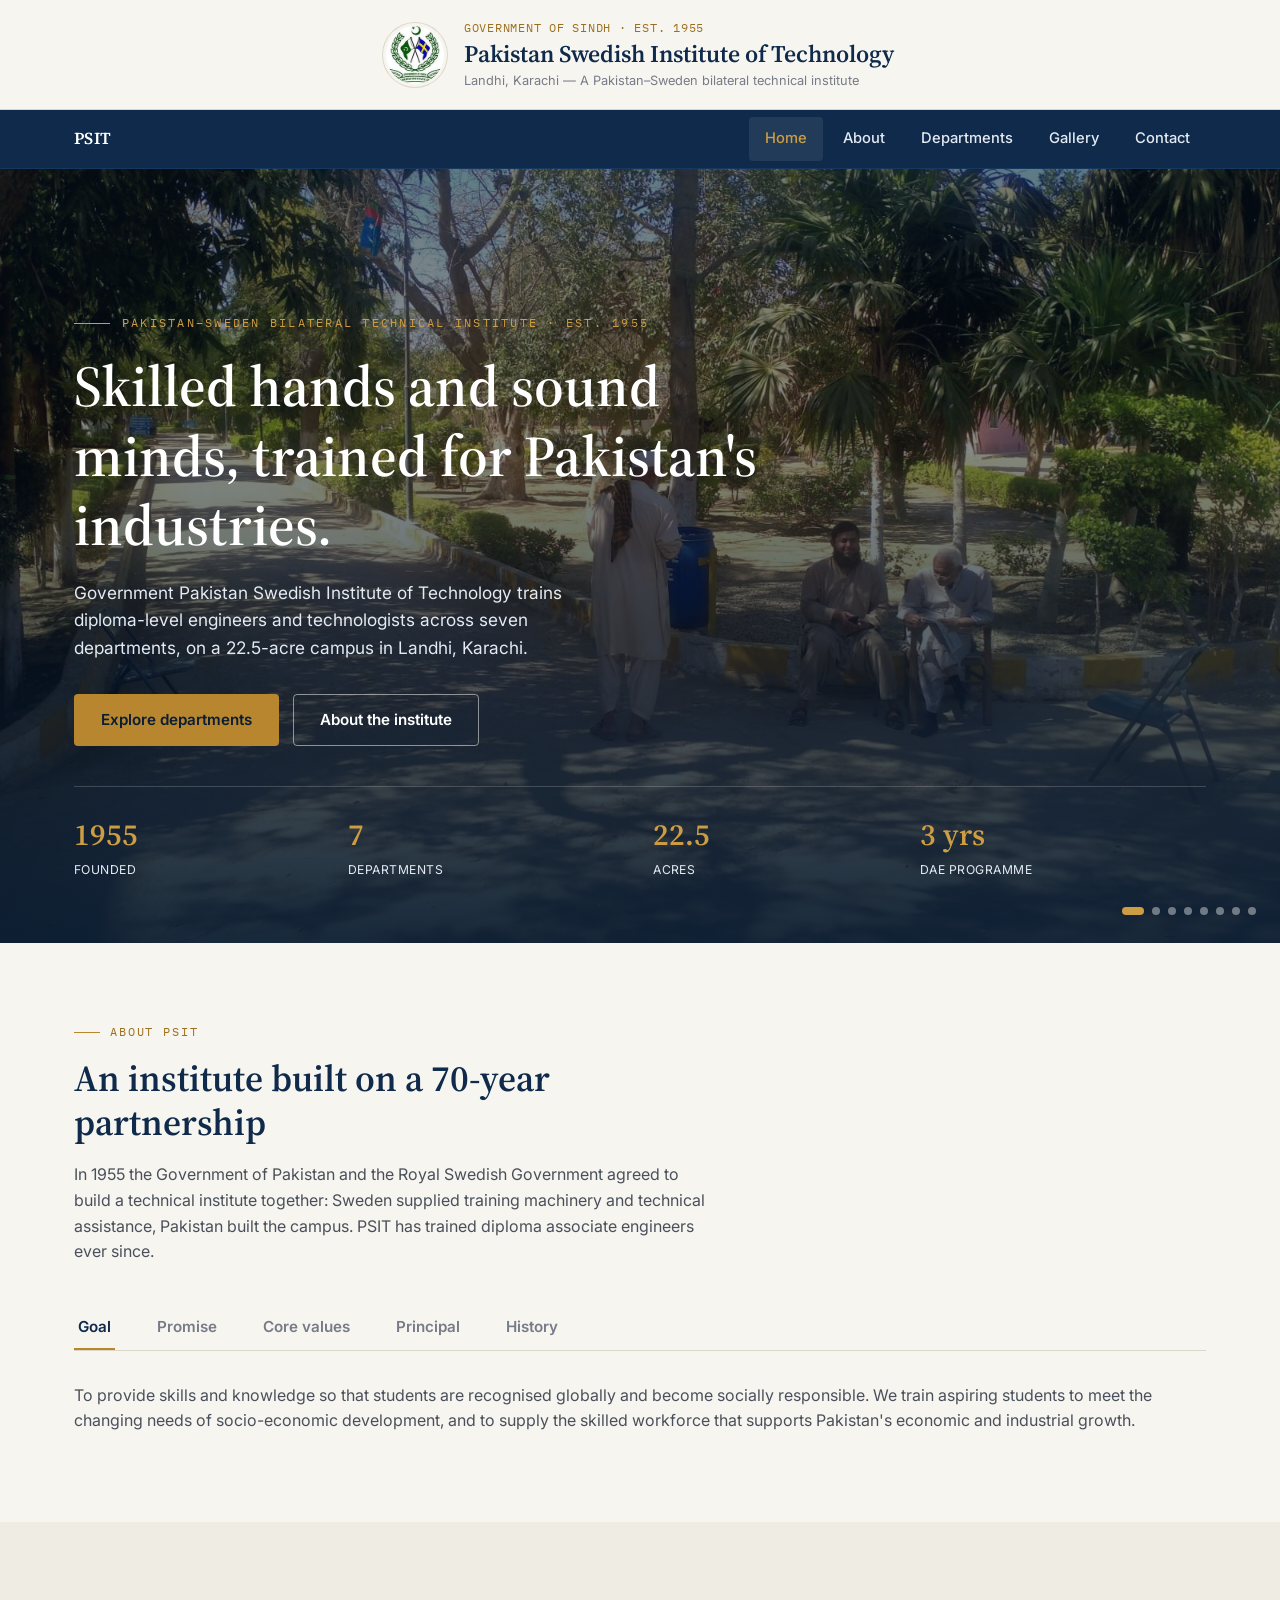
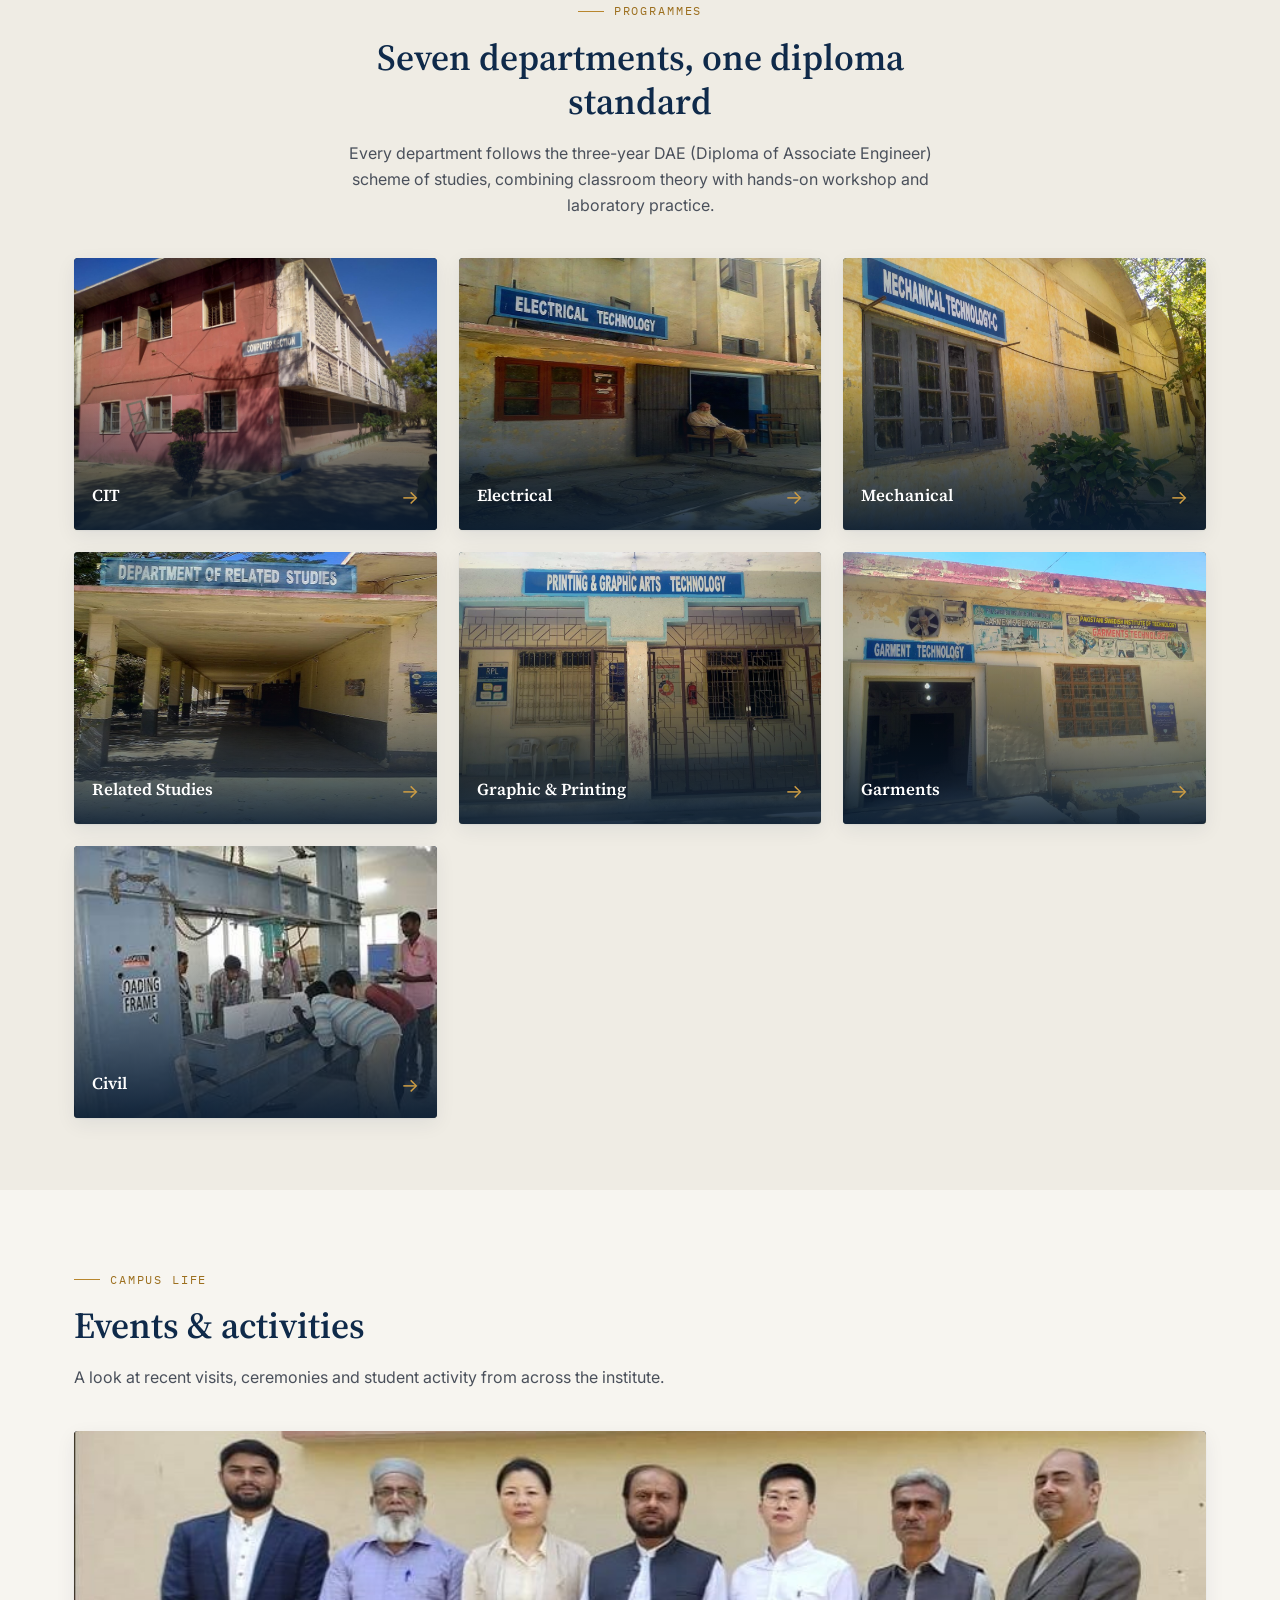
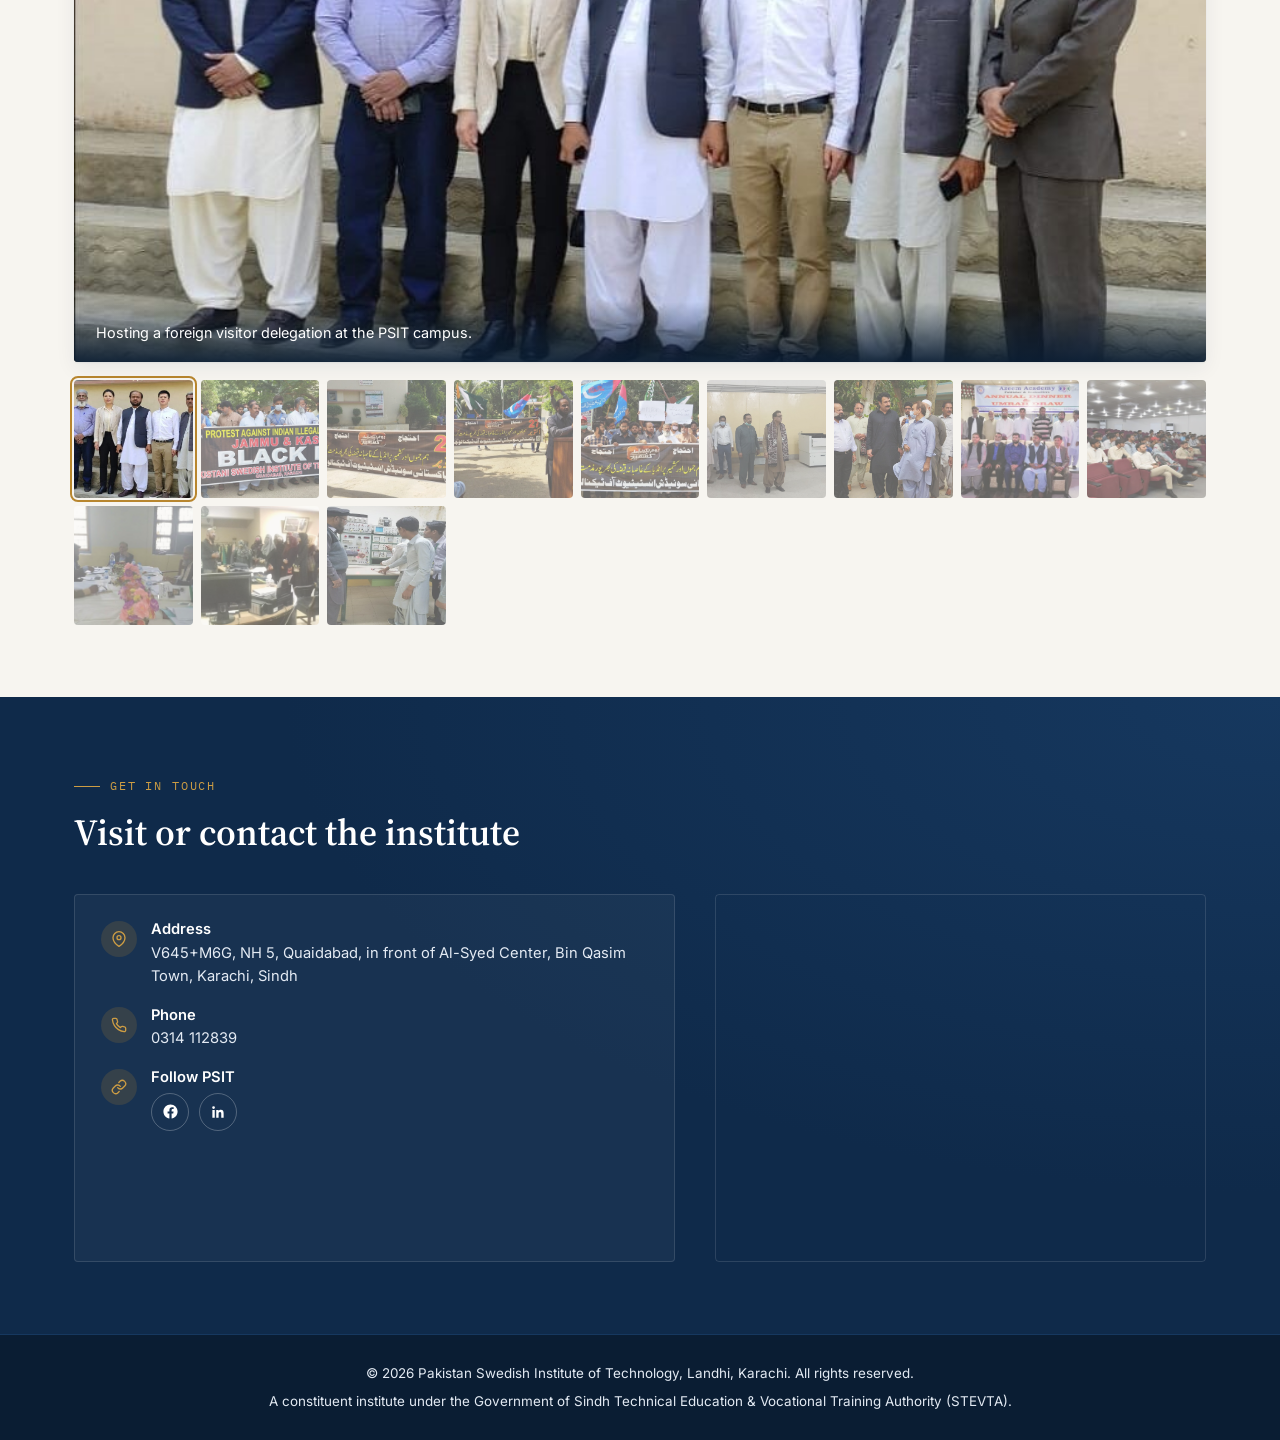
<file: index.html>
<!DOCTYPE html>
<html lang="en">
<head>
<meta charset="UTF-8">
<meta name="viewport" content="width=device-width, initial-scale=1.0">
<title>Pakistan Swedish Institute of Technology (PSIT) — Landhi, Karachi</title>
<meta name="description" content="Government Pakistan Swedish Institute of Technology, Landhi, Karachi — a bilateral technical institute offering DAE programmes in Civil, Electrical, Mechanical, CIT, Garments, Graphic & Printing and Related Studies.">
<link rel="icon" href="assets/img/logo.jpg">
<link rel="preconnect" href="https://fonts.googleapis.com">
<link rel="preconnect" href="https://fonts.gstatic.com" crossorigin>
<link href="https://fonts.googleapis.com/css2?family=Source+Serif+4:opsz,wght@8..60,500;8..60,600;8..60,700&family=Inter:wght@400;500;600;700&family=IBM+Plex+Mono:wght@500&display=swap" rel="stylesheet">
<link rel="stylesheet" href="assets/css/style.css">
</head>
<body>
<a class="skip-link" href="#main">Skip to content</a>
<div class="masthead">
  <div class="masthead-inner">
    <img class="masthead-crest" src="assets/img/logo.jpg" alt="PSIT crest — crossed flags of Pakistan and Sweden">
    <div class="masthead-text">
      <div class="urdu-line">Government of Sindh &middot; Est. 1955</div>
      <h1>Pakistan Swedish Institute of Technology</h1>
      <div class="sub">Landhi, Karachi — A Pakistan&ndash;Sweden bilateral technical institute</div>
    </div>
  </div>
</div>
<nav class="navbar" aria-label="Primary">
  <div class="navbar-inner">
    <a class="navbar-brand" href="index.html">PSIT</a>
    <button class="nav-toggle" type="button" aria-label="Toggle navigation" aria-expanded="false">&#9776;</button>
    <ul class="navbar-links">
      <li><a href="index.html" class="active">Home</a></li>
      <li><a href="index.html#about" class="">About</a></li>
      <li><a href="index.html#departments" class="">Departments</a></li>
      <li><a href="index.html#gallery" class="">Gallery</a></li>
      <li><a href="index.html#contact" class="">Contact</a></li>
    </ul>
  </div>
</nav>

<main id="main">

  <!-- ============ HERO ============ -->
  <section class="hero">
    <div class="hero-slides">
      <div class="hero-slide active"><img src="assets/img/slider1.jpg" alt=""></div>
      <div class="hero-slide"><img src="assets/img/slider2.jpg" alt=""></div>
      <div class="hero-slide"><img src="assets/img/slider3.jpg" alt=""></div>
      <div class="hero-slide"><img src="assets/img/slider4.jpg" alt=""></div>
      <div class="hero-slide"><img src="assets/img/slider5.jpg" alt=""></div>
      <div class="hero-slide"><img src="assets/img/slider6.jpg" alt=""></div>
      <div class="hero-slide"><img src="assets/img/slider7.jpg" alt=""></div>
      <div class="hero-slide"><img src="assets/img/slider8.jpg" alt=""></div>
    </div>
    <div class="hero-dots"></div>
    <div class="hero-content">
      <div class="hero-eyebrow">Pakistan&ndash;Sweden bilateral technical institute &middot; Est. 1955</div>
      <h1>Skilled hands and sound minds, trained for Pakistan's industries.</h1>
      <p class="hero-lede">Government Pakistan Swedish Institute of Technology trains diploma-level engineers and technologists across seven departments, on a 22.5-acre campus in Landhi, Karachi.</p>
      <div class="hero-actions">
        <a href="#departments" class="btn btn-brass">Explore departments</a>
        <a href="#about" class="btn btn-outline">About the institute</a>
      </div>
      <div class="hero-stats">
        <div class="hero-stat"><div class="num">1955</div><div class="label">Founded</div></div>
        <div class="hero-stat"><div class="num">7</div><div class="label">Departments</div></div>
        <div class="hero-stat"><div class="num">22.5</div><div class="label">Acres</div></div>
        <div class="hero-stat"><div class="num">3&nbsp;yrs</div><div class="label">DAE programme</div></div>
      </div>
    </div>
  </section>

  <!-- ============ ABOUT ============ -->
  <section class="section section-paper" id="about">
    <div class="wrap">
      <div class="section-head">
        <div class="eyebrow">About PSIT</div>
        <h2>An institute built on a 70-year partnership</h2>
        <p>In 1955 the Government of Pakistan and the Royal Swedish Government agreed to build a technical institute together: Sweden supplied training machinery and technical assistance, Pakistan built the campus. PSIT has trained diploma associate engineers ever since.</p>
      </div>

      <div role="tablist" class="tab-row" aria-label="About sections">
        <button class="tab-btn active" role="tab" aria-selected="true" data-tab="panel-goal">Goal</button>
        <button class="tab-btn" role="tab" aria-selected="false" data-tab="panel-promise">Promise</button>
        <button class="tab-btn" role="tab" aria-selected="false" data-tab="panel-values">Core values</button>
        <button class="tab-btn" role="tab" aria-selected="false" data-tab="panel-principal">Principal</button>
        <button class="tab-btn" role="tab" aria-selected="false" data-tab="panel-history">History</button>
      </div>

      <div id="panel-goal" class="tab-panel active" role="tabpanel">
        <p>To provide skills and knowledge so that students are recognised globally and become socially responsible. We train aspiring students to meet the changing needs of socio-economic development, and to supply the skilled workforce that supports Pakistan's economic and industrial growth.</p>
      </div>

      <div id="panel-promise" class="tab-panel" role="tabpanel">
        <p>We pledge unwavering support and guidance to every student who walks through our doors, nurturing academic and personal growth. We provide access to the resources and facilities needed to excel in a chosen field, and foster a vibrant, inclusive community where collaboration flourishes. Our aim is not just to educate, but to equip students to lead and innovate with confidence.</p>
      </div>

      <div id="panel-values" class="tab-panel" role="tabpanel">
        <div class="value-grid">
          <div class="value-card"><h4>Innovation</h4><p>A culture that encourages creativity and pushes the boundaries of what's possible in technology.</p></div>
          <div class="value-card"><h4>Excellence</h4><p>High standards across academic programmes, workshops and research, for staff and students alike.</p></div>
          <div class="value-card"><h4>Collaboration</h4><p>Working with students, faculty, industry partners and the community to solve real problems.</p></div>
          <div class="value-card"><h4>Diversity &amp; inclusion</h4><p>An environment where every individual is respected, supported and empowered to succeed.</p></div>
          <div class="value-card"><h4>Ethical responsibility</h4><p>Ethical conduct and social responsibility in how technology is taught, used and developed.</p></div>
          <div class="value-card"><h4>Lifelong learning</h4><p>Opportunities for continual growth and professional development, inside and outside the classroom.</p></div>
          <div class="value-card"><h4>Adaptability</h4><p>Preparing students for a fast-changing technological landscape.</p></div>
          <div class="value-card"><h4>Community engagement</h4><p>Outreach, volunteerism and partnerships that address local and global challenges.</p></div>
        </div>
      </div>

      <div id="panel-principal" class="tab-panel" role="tabpanel">
        <div class="principal-card">
          <img src="assets/img/new1.jpg" alt="Khalid Hussain Channa, Incharge Principal of PSIT">
          <dl>
            <dt>Name</dt><dd>Khalid Hussain Channa</dd>
            <dt>Position</dt><dd>Associate Professor, BPS-19 / Incharge Principal</dd>
            <dt>Education</dt><dd>M.Sc. Physics</dd>
            <dt>Experience</dt><dd>Over 30 years of teaching and administrative service, since 29 September 1994.</dd>
            <dt>Vision</dt><dd>To build PSIT into a centre of excellence.</dd>
          </dl>
        </div>
      </div>

      <div id="panel-history" class="tab-panel" role="tabpanel">
        <p><strong>Our history, our pride.</strong> In 1955, the Pakistani Swedish Institute of Technology emerged from a bilateral agreement between the Government of Pakistan and the Royal Swedish Government. The Swedish government provided training machinery and technical assistance, while the Government of Pakistan built the civil infrastructure.</p>
        <h4>Campus</h4>
        <div class="landscape-stats">
          <div class="landscape-stat"><div class="num">22.5</div><div class="label">Total acres</div></div>
          <div class="landscape-stat"><div class="num">14</div><div class="label">Covered acres</div></div>
        </div>
      </div>
    </div>
  </section>

  <!-- ============ DEPARTMENTS ============ -->
  <section class="section section-dim" id="departments">
    <div class="wrap">
      <div class="section-head center">
        <div class="eyebrow" style="justify-content:center;">Programmes</div>
        <h2>Seven departments, one diploma standard</h2>
        <p>Every department follows the three-year DAE (Diploma of Associate Engineer) scheme of studies, combining classroom theory with hands-on workshop and laboratory practice.</p>
      </div>
      <div class="dept-grid">
        <a class="dept-card" href="departments/cit.html">
          <img src="assets/img/cit.jpg" alt="Computer Information Technology" loading="lazy">
          <div class="dept-card-label">
            <span class="name">CIT</span>
            <span class="arrow">&rarr;</span>
          </div>
        </a>
        <a class="dept-card" href="departments/electrical.html">
          <img src="assets/img/electrical.jpg" alt="Electrical Technology" loading="lazy">
          <div class="dept-card-label">
            <span class="name">Electrical</span>
            <span class="arrow">&rarr;</span>
          </div>
        </a>
        <a class="dept-card" href="departments/mechanical.html">
          <img src="assets/img/mehcanical.jpg" alt="Mechanical Technology" loading="lazy">
          <div class="dept-card-label">
            <span class="name">Mechanical</span>
            <span class="arrow">&rarr;</span>
          </div>
        </a>
        <a class="dept-card" href="departments/related-studies.html">
          <img src="assets/img/releated.jpg" alt="Related / General Studies" loading="lazy">
          <div class="dept-card-label">
            <span class="name">Related Studies</span>
            <span class="arrow">&rarr;</span>
          </div>
        </a>
        <a class="dept-card" href="departments/graphic-and-printing.html">
          <img src="assets/img/printing.jpg" alt="Graphic & Printing Technology" loading="lazy">
          <div class="dept-card-label">
            <span class="name">Graphic & Printing</span>
            <span class="arrow">&rarr;</span>
          </div>
        </a>
        <a class="dept-card" href="departments/garments.html">
          <img src="assets/img/garment.jpg" alt="Garments Technology" loading="lazy">
          <div class="dept-card-label">
            <span class="name">Garments</span>
            <span class="arrow">&rarr;</span>
          </div>
        </a>
        <a class="dept-card" href="departments/civil.html">
          <img src="assets/img/dept/civil-pic1.jpg" alt="Civil Engineering Technology" loading="lazy">
          <div class="dept-card-label">
            <span class="name">Civil</span>
            <span class="arrow">&rarr;</span>
          </div>
        </a>
      </div>
    </div>
  </section>

  <!-- ============ GALLERY ============ -->
  <section class="section section-paper" id="gallery">
    <div class="wrap">
      <div class="section-head">
        <div class="eyebrow">Campus life</div>
        <h2>Events &amp; activities</h2>
        <p>A look at recent visits, ceremonies and student activity from across the institute.</p>
      </div>

      <div class="gallery-feature">
        <div class="gallery-feature-track">
          <div class="gallery-feature-slide active" data-caption="Hosting a foreign visitor delegation at the PSIT campus.">
            <img src="assets/img/gallery2.jpg" alt="Hosting a foreign visitor delegation at the PSIT campus.">
          </div>
          <div class="gallery-feature-slide" data-caption="Staff and students mark Kashmir Black Day, 27 October, in solidarity against the Indian occupation of Jammu & Kashmir.">
            <img src="assets/img/gallery3.jpg" alt="Staff and students mark Kashmir Black Day, 27 October, in solidarity against the Indian occupation of Jammu & Kashmir.">
          </div>
          <div class="gallery-feature-slide" data-caption="Students and staff gather on campus for the Black Day demonstration.">
            <img src="assets/img/gallery4.jpg" alt="Students and staff gather on campus for the Black Day demonstration.">
          </div>
          <div class="gallery-feature-slide" data-caption="Staff members at the Kashmir solidarity demonstration.">
            <img src="assets/img/gallery5.jpg" alt="Staff members at the Kashmir solidarity demonstration.">
          </div>
          <div class="gallery-feature-slide" data-caption="Faculty addressing students during a campus assembly.">
            <img src="assets/img/gallery6.jpg" alt="Faculty addressing students during a campus assembly.">
          </div>
          <div class="gallery-feature-slide" data-caption="Computer laboratory used for CIT department instruction.">
            <img src="assets/img/gallery7.jpg" alt="Computer laboratory used for CIT department instruction.">
          </div>
          <div class="gallery-feature-slide" data-caption="A visit from STEVTA Chairman Saleem Rasa Jalbani, Managing Director Dr. Ghulam Mustafa Suhag, and senior PSIT leadership.">
            <img src="assets/img/gallery8.jpg" alt="A visit from STEVTA Chairman Saleem Rasa Jalbani, Managing Director Dr. Ghulam Mustafa Suhag, and senior PSIT leadership.">
          </div>
          <div class="gallery-feature-slide" data-caption="PSIT staff with guests at the Annual Dinner, hosted by Azeem Group of Publications, Lahore, at Galaxy Tower, Gulshan-e-Iqbal, Karachi, 28 September 2019.">
            <img src="assets/img/gallery9.jpg" alt="PSIT staff with guests at the Annual Dinner, hosted by Azeem Group of Publications, Lahore, at Galaxy Tower, Gulshan-e-Iqbal, Karachi, 28 September 2019.">
          </div>
          <div class="gallery-feature-slide" data-caption="DAE Electrical-Electronics and CIT students and teachers visit Muhammad Ali Jinnah University, Karachi, 28 February 2019.">
            <img src="assets/img/gallery10.jpg" alt="DAE Electrical-Electronics and CIT students and teachers visit Muhammad Ali Jinnah University, Karachi, 28 February 2019.">
          </div>
          <div class="gallery-feature-slide" data-caption="The 14th Institute Management Committee (IMC) meeting, attended by institute leadership and dignitaries.">
            <img src="assets/img/gallery11.jpg" alt="The 14th Institute Management Committee (IMC) meeting, attended by institute leadership and dignitaries.">
          </div>
          <div class="gallery-feature-slide" data-caption="DAE & GIZ Garments Technology students visit Warp 2 Weft, a fashion design and export company in Korangi Industrial Area, Karachi, 1 February 2019.">
            <img src="assets/img/gallery12.jpg" alt="DAE & GIZ Garments Technology students visit Warp 2 Weft, a fashion design and export company in Korangi Industrial Area, Karachi, 1 February 2019.">
          </div>
          <div class="gallery-feature-slide" data-caption="First-year DAE students complete a practical session under the supervision of the Electrical department HOD and teaching staff.">
            <img src="assets/img/gallery13.jpg" alt="First-year DAE students complete a practical session under the supervision of the Electrical department HOD and teaching staff.">
          </div>
        </div>
        <div class="gallery-caption"><span class="gallery-caption-text">Hosting a foreign visitor delegation at the PSIT campus.</span></div>
      </div>

      <div class="gallery-thumbs">
        <img src="assets/img/gallery2.jpg" alt="Hosting a foreign visitor delegation at the PSIT campus." loading="lazy" class="active">
        <img src="assets/img/gallery3.jpg" alt="Staff and students mark Kashmir Black Day, 27 October, in solidarity against the Indian occupation of Jammu & Kashmir." loading="lazy" class="">
        <img src="assets/img/gallery4.jpg" alt="Students and staff gather on campus for the Black Day demonstration." loading="lazy" class="">
        <img src="assets/img/gallery5.jpg" alt="Staff members at the Kashmir solidarity demonstration." loading="lazy" class="">
        <img src="assets/img/gallery6.jpg" alt="Faculty addressing students during a campus assembly." loading="lazy" class="">
        <img src="assets/img/gallery7.jpg" alt="Computer laboratory used for CIT department instruction." loading="lazy" class="">
        <img src="assets/img/gallery8.jpg" alt="A visit from STEVTA Chairman Saleem Rasa Jalbani, Managing Director Dr. Ghulam Mustafa Suhag, and senior PSIT leadership." loading="lazy" class="">
        <img src="assets/img/gallery9.jpg" alt="PSIT staff with guests at the Annual Dinner, hosted by Azeem Group of Publications, Lahore, at Galaxy Tower, Gulshan-e-Iqbal, Karachi, 28 September 2019." loading="lazy" class="">
        <img src="assets/img/gallery10.jpg" alt="DAE Electrical-Electronics and CIT students and teachers visit Muhammad Ali Jinnah University, Karachi, 28 February 2019." loading="lazy" class="">
        <img src="assets/img/gallery11.jpg" alt="The 14th Institute Management Committee (IMC) meeting, attended by institute leadership and dignitaries." loading="lazy" class="">
        <img src="assets/img/gallery12.jpg" alt="DAE & GIZ Garments Technology students visit Warp 2 Weft, a fashion design and export company in Korangi Industrial Area, Karachi, 1 February 2019." loading="lazy" class="">
        <img src="assets/img/gallery13.jpg" alt="First-year DAE students complete a practical session under the supervision of the Electrical department HOD and teaching staff." loading="lazy" class="">
      </div>
    </div>
  </section>

  <!-- ============ CONTACT ============ -->
  <section class="section section-navy" id="contact">
    <div class="wrap">
      <div class="section-head">
        <div class="eyebrow">Get in touch</div>
        <h2>Visit or contact the institute</h2>
      </div>
      <div class="contact-grid">
        <div class="contact-card">
          <div class="contact-row">
            <span class="ic" aria-hidden="true"><svg width="16" height="16" viewBox="0 0 24 24" fill="none" stroke="currentColor" stroke-width="2" stroke-linecap="round" stroke-linejoin="round"><path d="M21 10c0 7-9 13-9 13s-9-6-9-13a9 9 0 0 1 18 0z"/><circle cx="12" cy="10" r="3"/></svg></span>
            <div><h4>Address</h4><p>V645+M6G, NH 5, Quaidabad, in front of Al-Syed Center, Bin Qasim Town, Karachi, Sindh</p></div>
          </div>
          <div class="contact-row">
            <span class="ic" aria-hidden="true"><svg width="16" height="16" viewBox="0 0 24 24" fill="none" stroke="currentColor" stroke-width="2" stroke-linecap="round" stroke-linejoin="round"><path d="M22 16.92v3a2 2 0 0 1-2.18 2 19.79 19.79 0 0 1-8.63-3.07 19.5 19.5 0 0 1-6-6 19.79 19.79 0 0 1-3.07-8.67A2 2 0 0 1 4.11 2h3a2 2 0 0 1 2 1.72c.127.96.361 1.903.7 2.81a2 2 0 0 1-.45 2.11L8.09 9.91a16 16 0 0 0 6 6l1.27-1.27a2 2 0 0 1 2.11-.45c.907.339 1.85.573 2.81.7A2 2 0 0 1 22 16.92z"/></svg></span>
            <div><h4>Phone</h4><p>0314&nbsp;112839</p></div>
          </div>
          <div class="contact-row">
            <span class="ic" aria-hidden="true"><svg width="16" height="16" viewBox="0 0 24 24" fill="none" stroke="currentColor" stroke-width="2" stroke-linecap="round" stroke-linejoin="round"><path d="M10 13a5 5 0 0 0 7.54.54l3-3a5 5 0 0 0-7.07-7.07l-1.72 1.71"/><path d="M14 11a5 5 0 0 0-7.54-.54l-3 3a5 5 0 0 0 7.07 7.07l1.71-1.71"/></svg></span>
            <div>
              <h4>Follow PSIT</h4>
              <div class="social-row">
                <a href="https://www.facebook.com/PSITkarachi?mibextid=ZbWKwL" aria-label="PSIT on Facebook" target="_blank" rel="noopener">
                  <svg width="17" height="17" viewBox="0 0 24 24" fill="currentColor" aria-hidden="true"><path d="M22 12.06C22 6.51 17.52 2 12 2S2 6.51 2 12.06c0 5 3.66 9.15 8.44 9.94v-7.03H7.9v-2.91h2.54V9.85c0-2.51 1.49-3.89 3.78-3.89 1.1 0 2.24.2 2.24.2v2.46h-1.26c-1.24 0-1.63.77-1.63 1.56v1.88h2.78l-.45 2.91h-2.33V22c4.78-.79 8.44-4.94 8.44-9.94z"/></svg>
                </a>
                <a href="https://www.linkedin.com/company/pakistani-swedish-institute-of-technology/" aria-label="PSIT on LinkedIn" target="_blank" rel="noopener">
                  <svg width="16" height="16" viewBox="0 0 24 24" fill="currentColor" aria-hidden="true"><path d="M20.45 20.45h-3.56v-5.57c0-1.33-.02-3.04-1.85-3.04-1.86 0-2.14 1.45-2.14 2.94v5.67H9.34V9h3.41v1.56h.05c.48-.9 1.64-1.85 3.38-1.85 3.61 0 4.27 2.38 4.27 5.47v6.27zM5.34 7.43a2.07 2.07 0 1 1 0-4.14 2.07 2.07 0 0 1 0 4.14zM7.12 20.45H3.56V9h3.56v11.45z"/></svg>
                </a>
              </div>
            </div>
          </div>
        </div>
        <div class="map-frame">
          <iframe src="https://www.google.com/maps/embed?pb=!1m18!1m12!1m3!1d3620.209345465099!2d67.20549397450837!3d24.856698645409608!2m3!1f0!2f0!3f0!3m2!1i1024!2i768!4f13.1!3m3!1m2!1s0x3eb330be1cab3fb3%3A0xd4f48a6b1e6a3cb0!2sGovernment%20Pakistan%20Swedish%20Institute%20of%20Technology%20(Boys)%2C%20Landhi%2C%20Karachi!5e0!3m2!1sen!2s!4v1709802308213!5m2!1sen!2s" loading="lazy" referrerpolicy="no-referrer-when-downgrade" title="PSIT campus location"></iframe>
        </div>
      </div>
    </div>
  </section>

</main>

<footer class="site-footer">
  <div class="wrap footer-inner">
    <div>&copy; 2026 Pakistan Swedish Institute of Technology, Landhi, Karachi. All rights reserved.</div>
    <div>A constituent institute under the Government of Sindh Technical Education &amp; Vocational Training Authority (STEVTA).</div>
  </div>
</footer>
<script src="assets/js/site.js"></script>
</body>
</html>
</file>
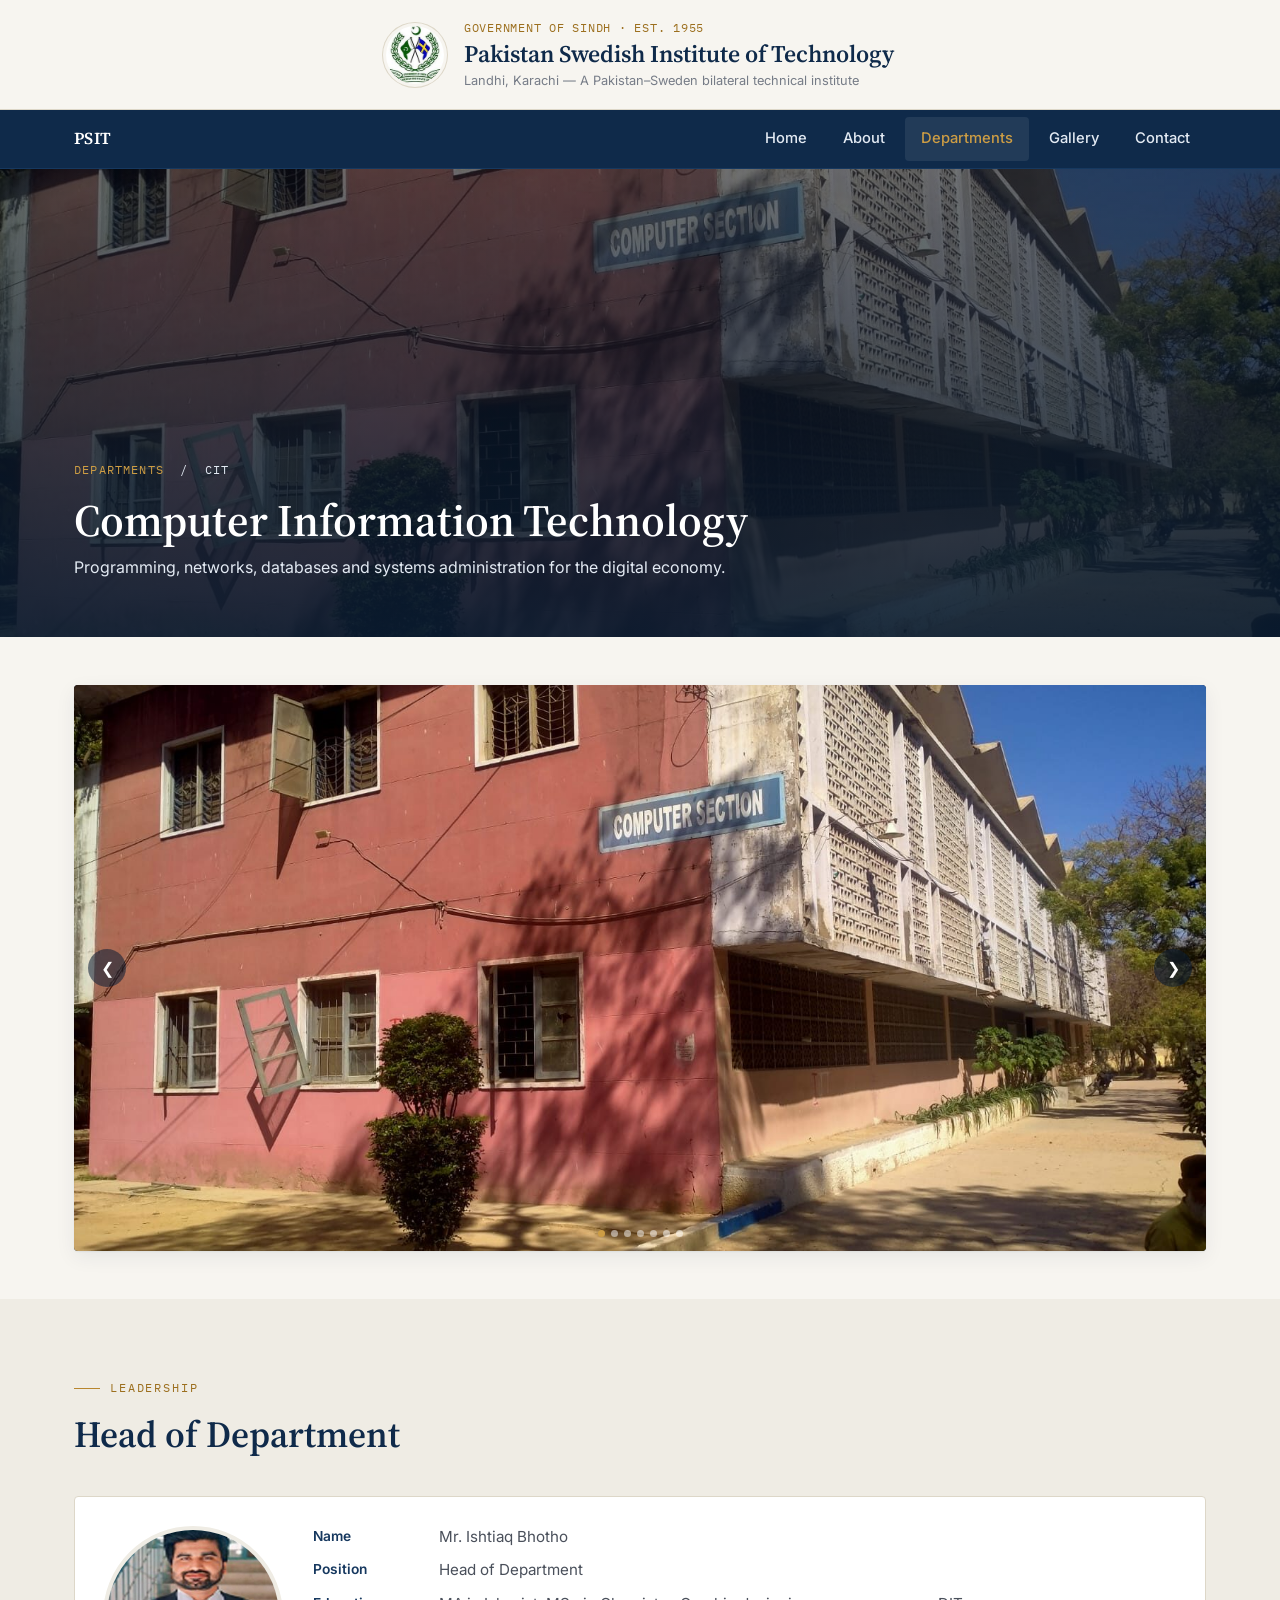
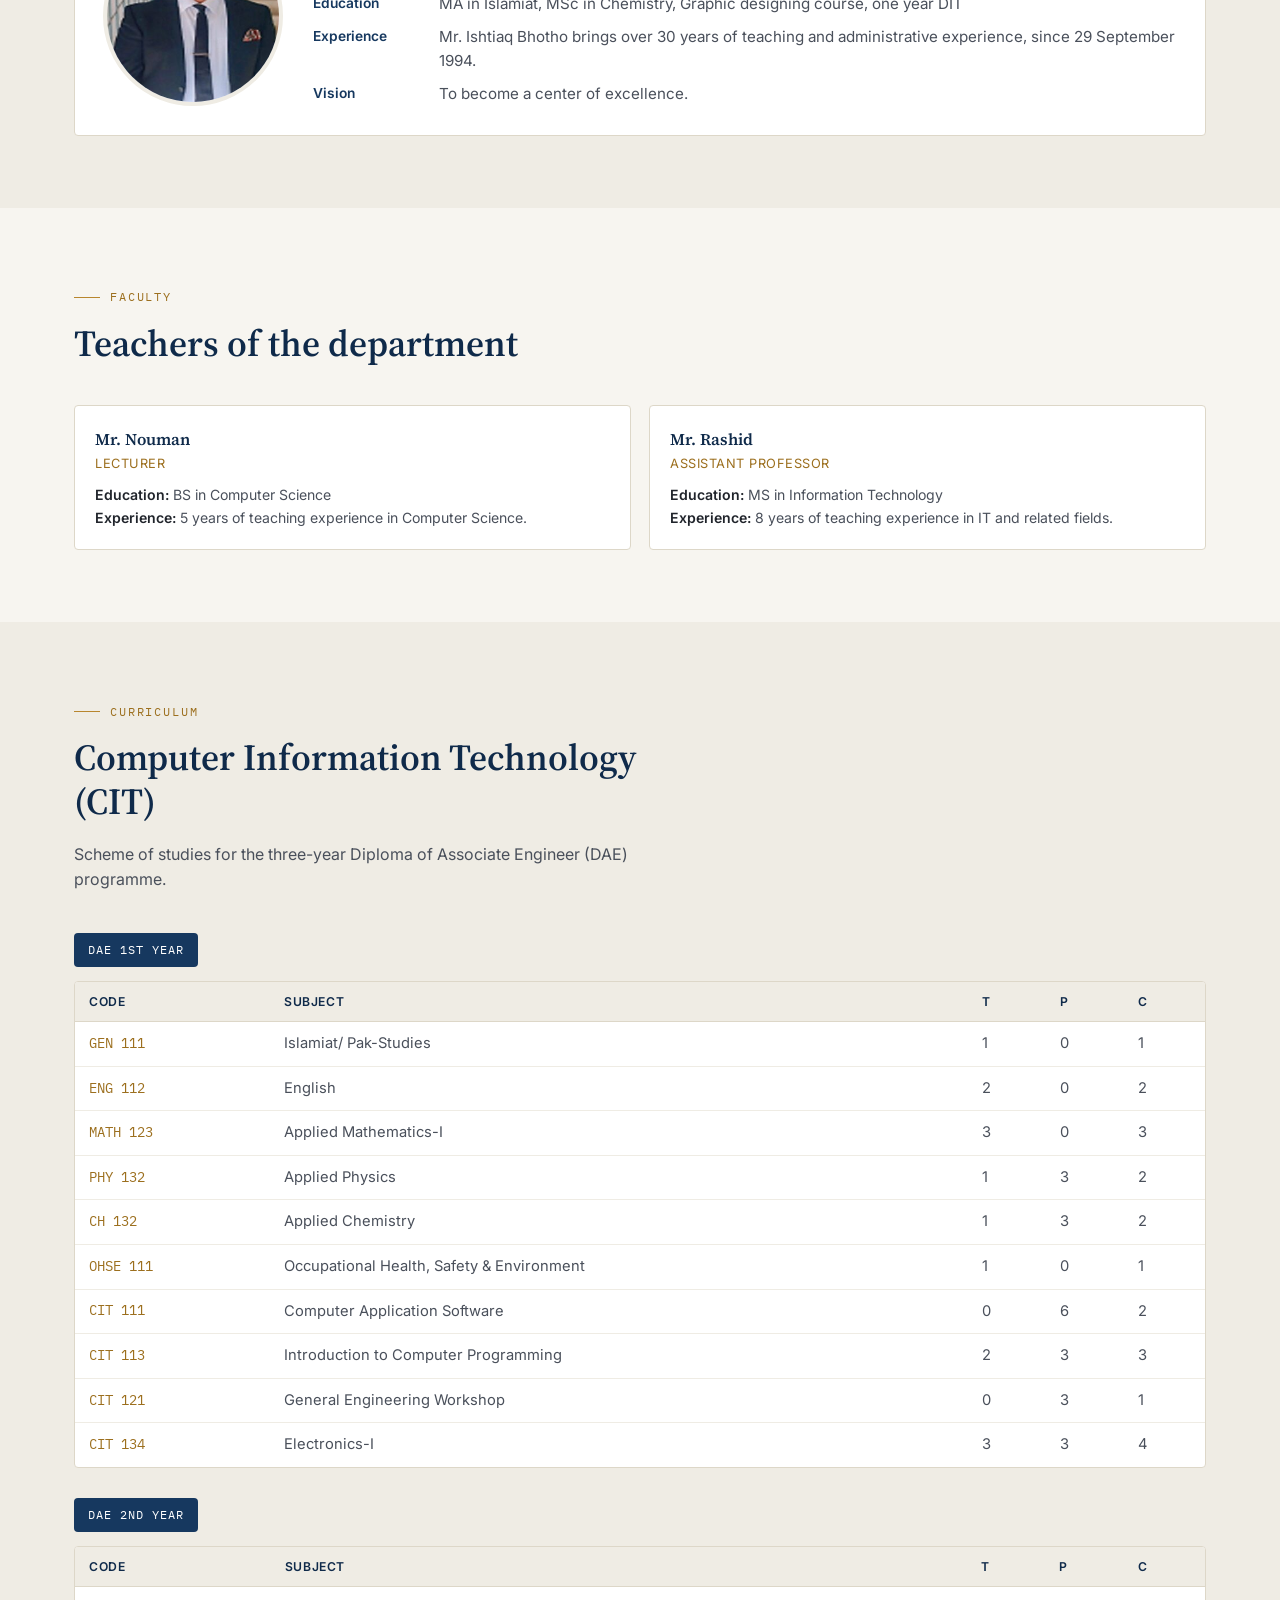
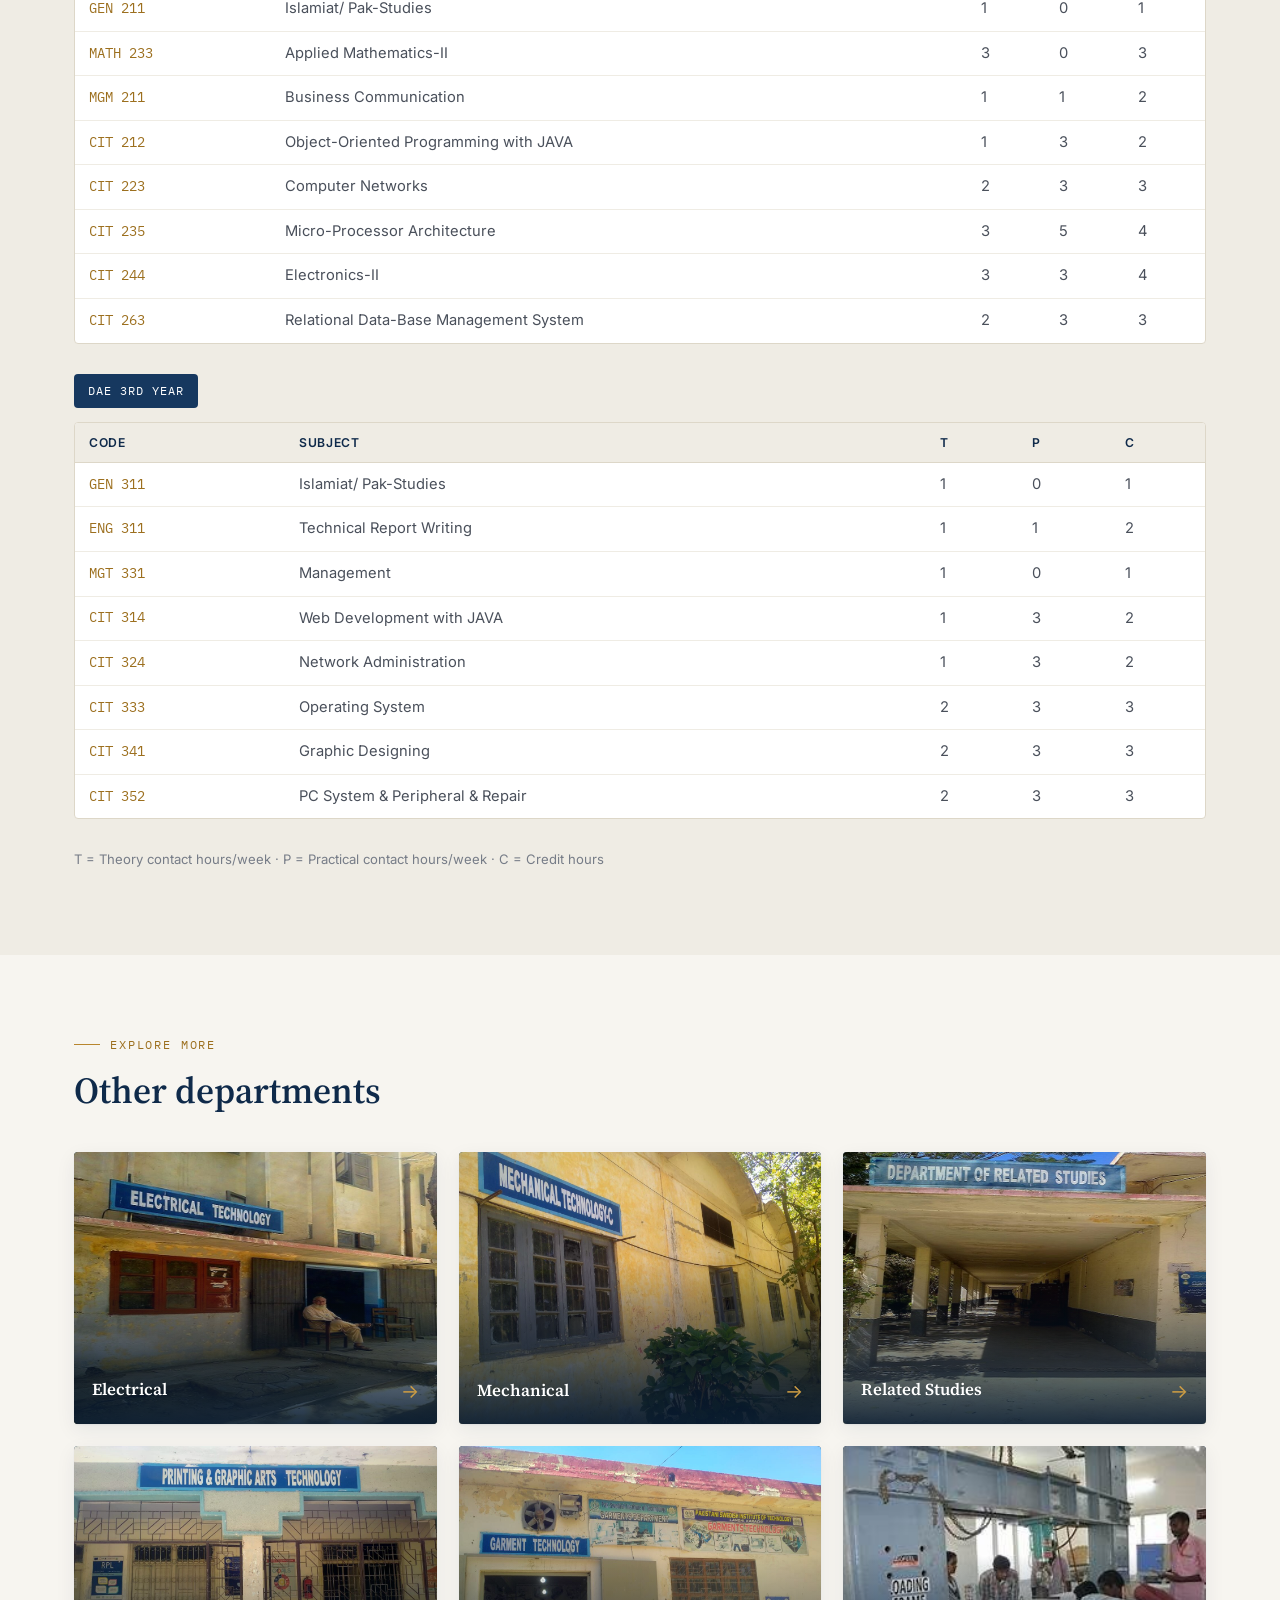
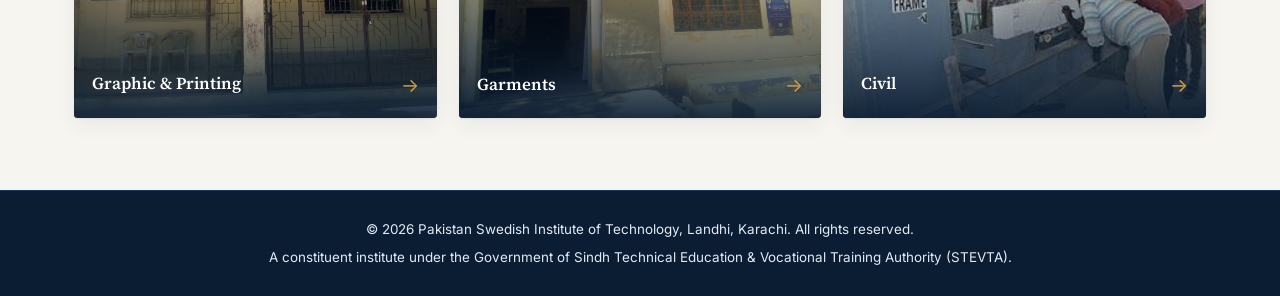
<file: departments/cit.html>
<!DOCTYPE html>
<html lang="en">
<head>
<meta charset="UTF-8">
<meta name="viewport" content="width=device-width, initial-scale=1.0">
<title>Computer Information Technology — PSIT Karachi</title>
<meta name="description" content="The Computer Information Technology department at Pakistan Swedish Institute of Technology, Karachi — head of department, faculty and the three-year DAE scheme of studies.">
<link rel="icon" href="../assets/img/logo.jpg">
<link rel="preconnect" href="https://fonts.googleapis.com">
<link rel="preconnect" href="https://fonts.gstatic.com" crossorigin>
<link href="https://fonts.googleapis.com/css2?family=Source+Serif+4:opsz,wght@8..60,500;8..60,600;8..60,700&family=Inter:wght@400;500;600;700&family=IBM+Plex+Mono:wght@500&display=swap" rel="stylesheet">
<link rel="stylesheet" href="../assets/css/style.css">
</head>
<body>
<a class="skip-link" href="#main">Skip to content</a>
<div class="masthead">
  <div class="masthead-inner">
    <img class="masthead-crest" src="../assets/img/logo.jpg" alt="PSIT crest — crossed flags of Pakistan and Sweden">
    <div class="masthead-text">
      <div class="urdu-line">Government of Sindh &middot; Est. 1955</div>
      <h1>Pakistan Swedish Institute of Technology</h1>
      <div class="sub">Landhi, Karachi — A Pakistan&ndash;Sweden bilateral technical institute</div>
    </div>
  </div>
</div>
<nav class="navbar" aria-label="Primary">
  <div class="navbar-inner">
    <a class="navbar-brand" href="../index.html">PSIT</a>
    <button class="nav-toggle" type="button" aria-label="Toggle navigation" aria-expanded="false">&#9776;</button>
    <ul class="navbar-links">
      <li><a href="../index.html" class="">Home</a></li>
      <li><a href="../index.html#about" class="">About</a></li>
      <li><a href="../index.html#departments" class="active">Departments</a></li>
      <li><a href="../index.html#gallery" class="">Gallery</a></li>
      <li><a href="../index.html#contact" class="">Contact</a></li>
    </ul>
  </div>
</nav>

<main id="main">

  <!-- ============ DEPARTMENT HERO ============ -->
  <section class="dept-hero">
    <div class="dept-hero-slides">
      <div class="dept-hero-slide active"><img src="../assets/img/dept/cit-cit.jpg" alt=""></div>
      <div class="dept-hero-slide"><img src="../assets/img/dept/cit-cit1.jpg" alt=""></div>
      <div class="dept-hero-slide"><img src="../assets/img/dept/cit-cit2.jpg" alt=""></div>
      <div class="dept-hero-slide"><img src="../assets/img/dept/cit-cit3.jpg" alt=""></div>
      <div class="dept-hero-slide"><img src="../assets/img/dept/cit-cit4.jpg" alt=""></div>
      <div class="dept-hero-slide"><img src="../assets/img/dept/cit-cit5.jpg" alt=""></div>
      <div class="dept-hero-slide"><img src="../assets/img/dept/cit-cit6.jpg" alt=""></div>
    </div>
    <div class="dept-hero-content">
      <div class="dept-breadcrumb"><a href="../index.html#departments">Departments</a> &nbsp;/&nbsp; CIT</div>
      <h1>Computer Information Technology</h1>
      <p class="full-title">Programming, networks, databases and systems administration for the digital economy.</p>
    </div>
  </section>

  <!-- ============ PHOTO STRIP ============ -->
  <section class="section section-paper" style="padding-top:48px;padding-bottom:48px;">
    <div class="wrap">
      <div class="strip">
        <div class="strip-track">
          <div class="strip-slide active"><img src="../assets/img/dept/cit-cit.jpg" alt="Computer Information Technology — campus photograph 1"></div>
          <div class="strip-slide"><img src="../assets/img/dept/cit-cit1.jpg" alt="Computer Information Technology — campus photograph 2"></div>
          <div class="strip-slide"><img src="../assets/img/dept/cit-cit2.jpg" alt="Computer Information Technology — campus photograph 3"></div>
          <div class="strip-slide"><img src="../assets/img/dept/cit-cit3.jpg" alt="Computer Information Technology — campus photograph 4"></div>
          <div class="strip-slide"><img src="../assets/img/dept/cit-cit4.jpg" alt="Computer Information Technology — campus photograph 5"></div>
          <div class="strip-slide"><img src="../assets/img/dept/cit-cit5.jpg" alt="Computer Information Technology — campus photograph 6"></div>
          <div class="strip-slide"><img src="../assets/img/dept/cit-cit6.jpg" alt="Computer Information Technology — campus photograph 7"></div>
        </div>
        <button class="strip-nav strip-prev" type="button" aria-label="Previous photo">&#10094;</button>
        <button class="strip-nav strip-next" type="button" aria-label="Next photo">&#10095;</button>
        <div class="strip-dots"></div>
      </div>
    </div>
  </section>

  <!-- ============ HEAD OF DEPARTMENT ============ -->
  <section class="section section-dim">
    <div class="wrap">
      <div class="section-head">
        <div class="eyebrow">Leadership</div>
        <h2>Head of Department</h2>
      </div>
      <div class="hod-card">
        <img src="../assets/img/dept/cit-head.jpg" alt="Mr. Ishtiaq Bhotho, Head of CIT Department">
        <dl>
          <dt>Name</dt><dd>Mr. Ishtiaq Bhotho</dd>
          <dt>Position</dt><dd>Head of Department</dd>
<dt>Education</dt><dd>MA in Islamiat, MSc in Chemistry, Graphic designing course, one year DIT</dd><dt>Experience</dt><dd>Mr. Ishtiaq Bhotho brings over 30 years of teaching and administrative experience, since 29 September 1994.</dd><dt>Vision</dt><dd>To become a center of excellence.</dd>        </dl>
      </div>
    </div>
  </section>

  <!-- ============ FACULTY ============ -->
  <section class="section section-paper">
    <div class="wrap">
      <div class="section-head">
        <div class="eyebrow">Faculty</div>
        <h2>Teachers of the department</h2>
      </div>
      <div class="faculty-grid">
        <div class="faculty-card">
          <div class="name">Mr. Nouman</div>
          <div class="role">Lecturer</div>
          <dl>
<div><dt>Education:</dt> <dd>BS in Computer Science</dd></div><div><dt>Experience:</dt> <dd>5 years of teaching experience in Computer Science.</dd></div>          </dl>
        </div>
        <div class="faculty-card">
          <div class="name">Mr. Rashid</div>
          <div class="role">Assistant Professor</div>
          <dl>
<div><dt>Education:</dt> <dd>MS in Information Technology</dd></div><div><dt>Experience:</dt> <dd>8 years of teaching experience in IT and related fields.</dd></div>          </dl>
        </div>
      </div>
    </div>
  </section>

  <!-- ============ SCHEME OF STUDIES ============ -->
  <section class="section section-dim">
    <div class="wrap">
      <div class="section-head">
        <div class="eyebrow">Curriculum</div>
        <h2>Computer Information Technology (CIT)</h2>
        <p>Scheme of studies for the three-year Diploma of Associate Engineer (DAE) programme.</p>
      </div>

      <div class="scheme-block">
        <div class="scheme-year">DAE 1st Year</div>
        <div class="scheme-table-wrap">
          <table class="scheme-table">
            <thead>
              <tr><th>Code</th><th>Subject</th><th>T</th><th>P</th><th>C</th></tr>
            </thead>
            <tbody>
              <tr>
                <td>GEN 111</td><td>Islamiat/ Pak-Studies</td><td>1</td><td>0</td><td>1</td>
              </tr>
              <tr>
                <td>ENG 112</td><td>English</td><td>2</td><td>0</td><td>2</td>
              </tr>
              <tr>
                <td>MATH 123</td><td>Applied Mathematics-I</td><td>3</td><td>0</td><td>3</td>
              </tr>
              <tr>
                <td>PHY 132</td><td>Applied Physics</td><td>1</td><td>3</td><td>2</td>
              </tr>
              <tr>
                <td>CH 132</td><td>Applied Chemistry</td><td>1</td><td>3</td><td>2</td>
              </tr>
              <tr>
                <td>OHSE 111</td><td>Occupational Health, Safety & Environment</td><td>1</td><td>0</td><td>1</td>
              </tr>
              <tr>
                <td>CIT 111</td><td>Computer Application Software</td><td>0</td><td>6</td><td>2</td>
              </tr>
              <tr>
                <td>CIT 113</td><td>Introduction to Computer Programming</td><td>2</td><td>3</td><td>3</td>
              </tr>
              <tr>
                <td>CIT 121</td><td>General Engineering Workshop</td><td>0</td><td>3</td><td>1</td>
              </tr>
              <tr>
                <td>CIT 134</td><td>Electronics-I</td><td>3</td><td>3</td><td>4</td>
              </tr>
            </tbody>
          </table>
        </div>
      </div>
      <div class="scheme-block">
        <div class="scheme-year">DAE 2nd Year</div>
        <div class="scheme-table-wrap">
          <table class="scheme-table">
            <thead>
              <tr><th>Code</th><th>Subject</th><th>T</th><th>P</th><th>C</th></tr>
            </thead>
            <tbody>
              <tr>
                <td>GEN 211</td><td>Islamiat/ Pak-Studies</td><td>1</td><td>0</td><td>1</td>
              </tr>
              <tr>
                <td>MATH 233</td><td>Applied Mathematics-II</td><td>3</td><td>0</td><td>3</td>
              </tr>
              <tr>
                <td>MGM 211</td><td>Business Communication</td><td>1</td><td>1</td><td>2</td>
              </tr>
              <tr>
                <td>CIT 212</td><td>Object-Oriented Programming with JAVA</td><td>1</td><td>3</td><td>2</td>
              </tr>
              <tr>
                <td>CIT 223</td><td>Computer Networks</td><td>2</td><td>3</td><td>3</td>
              </tr>
              <tr>
                <td>CIT 235</td><td>Micro-Processor Architecture</td><td>3</td><td>5</td><td>4</td>
              </tr>
              <tr>
                <td>CIT 244</td><td>Electronics-II</td><td>3</td><td>3</td><td>4</td>
              </tr>
              <tr>
                <td>CIT 263</td><td>Relational Data-Base Management System</td><td>2</td><td>3</td><td>3</td>
              </tr>
            </tbody>
          </table>
        </div>
      </div>
      <div class="scheme-block">
        <div class="scheme-year">DAE 3rd Year</div>
        <div class="scheme-table-wrap">
          <table class="scheme-table">
            <thead>
              <tr><th>Code</th><th>Subject</th><th>T</th><th>P</th><th>C</th></tr>
            </thead>
            <tbody>
              <tr>
                <td>GEN 311</td><td>Islamiat/ Pak-Studies</td><td>1</td><td>0</td><td>1</td>
              </tr>
              <tr>
                <td>ENG 311</td><td>Technical Report Writing</td><td>1</td><td>1</td><td>2</td>
              </tr>
              <tr>
                <td>MGT 331</td><td>Management</td><td>1</td><td>0</td><td>1</td>
              </tr>
              <tr>
                <td>CIT 314</td><td>Web Development with JAVA</td><td>1</td><td>3</td><td>2</td>
              </tr>
              <tr>
                <td>CIT 324</td><td>Network Administration</td><td>1</td><td>3</td><td>2</td>
              </tr>
              <tr>
                <td>CIT 333</td><td>Operating System</td><td>2</td><td>3</td><td>3</td>
              </tr>
              <tr>
                <td>CIT 341</td><td>Graphic Designing</td><td>2</td><td>3</td><td>3</td>
              </tr>
              <tr>
                <td>CIT 352</td><td>PC System & Peripheral & Repair</td><td>2</td><td>3</td><td>3</td>
              </tr>
            </tbody>
          </table>
        </div>
      </div>
      <p class="scheme-legend">T = Theory contact hours/week &middot; P = Practical contact hours/week &middot; C = Credit hours</p>
    </div>
  </section>

  <!-- ============ OTHER DEPARTMENTS ============ -->
  <section class="section section-paper">
    <div class="wrap">
      <div class="section-head">
        <div class="eyebrow">Explore more</div>
        <h2>Other departments</h2>
      </div>
      <div class="dept-grid">
        <a class="dept-card" href="electrical.html">
          <img src="../assets/img/electrical.jpg" alt="Electrical Technology" loading="lazy">
          <div class="dept-card-label">
            <span class="name">Electrical</span>
            <span class="arrow">&rarr;</span>
          </div>
        </a>
        <a class="dept-card" href="mechanical.html">
          <img src="../assets/img/mehcanical.jpg" alt="Mechanical Technology" loading="lazy">
          <div class="dept-card-label">
            <span class="name">Mechanical</span>
            <span class="arrow">&rarr;</span>
          </div>
        </a>
        <a class="dept-card" href="related-studies.html">
          <img src="../assets/img/releated.jpg" alt="Related / General Studies" loading="lazy">
          <div class="dept-card-label">
            <span class="name">Related Studies</span>
            <span class="arrow">&rarr;</span>
          </div>
        </a>
        <a class="dept-card" href="graphic-and-printing.html">
          <img src="../assets/img/printing.jpg" alt="Graphic & Printing Technology" loading="lazy">
          <div class="dept-card-label">
            <span class="name">Graphic & Printing</span>
            <span class="arrow">&rarr;</span>
          </div>
        </a>
        <a class="dept-card" href="garments.html">
          <img src="../assets/img/garment.jpg" alt="Garments Technology" loading="lazy">
          <div class="dept-card-label">
            <span class="name">Garments</span>
            <span class="arrow">&rarr;</span>
          </div>
        </a>
        <a class="dept-card" href="civil.html">
          <img src="../assets/img/dept/civil-pic1.jpg" alt="Civil Engineering Technology" loading="lazy">
          <div class="dept-card-label">
            <span class="name">Civil</span>
            <span class="arrow">&rarr;</span>
          </div>
        </a>
      </div>
    </div>
  </section>

</main>

<footer class="site-footer">
  <div class="wrap footer-inner">
    <div>&copy; 2026 Pakistan Swedish Institute of Technology, Landhi, Karachi. All rights reserved.</div>
    <div>A constituent institute under the Government of Sindh Technical Education &amp; Vocational Training Authority (STEVTA).</div>
  </div>
</footer>
<script src="../assets/js/site.js"></script>
</body>
</html>
</file>
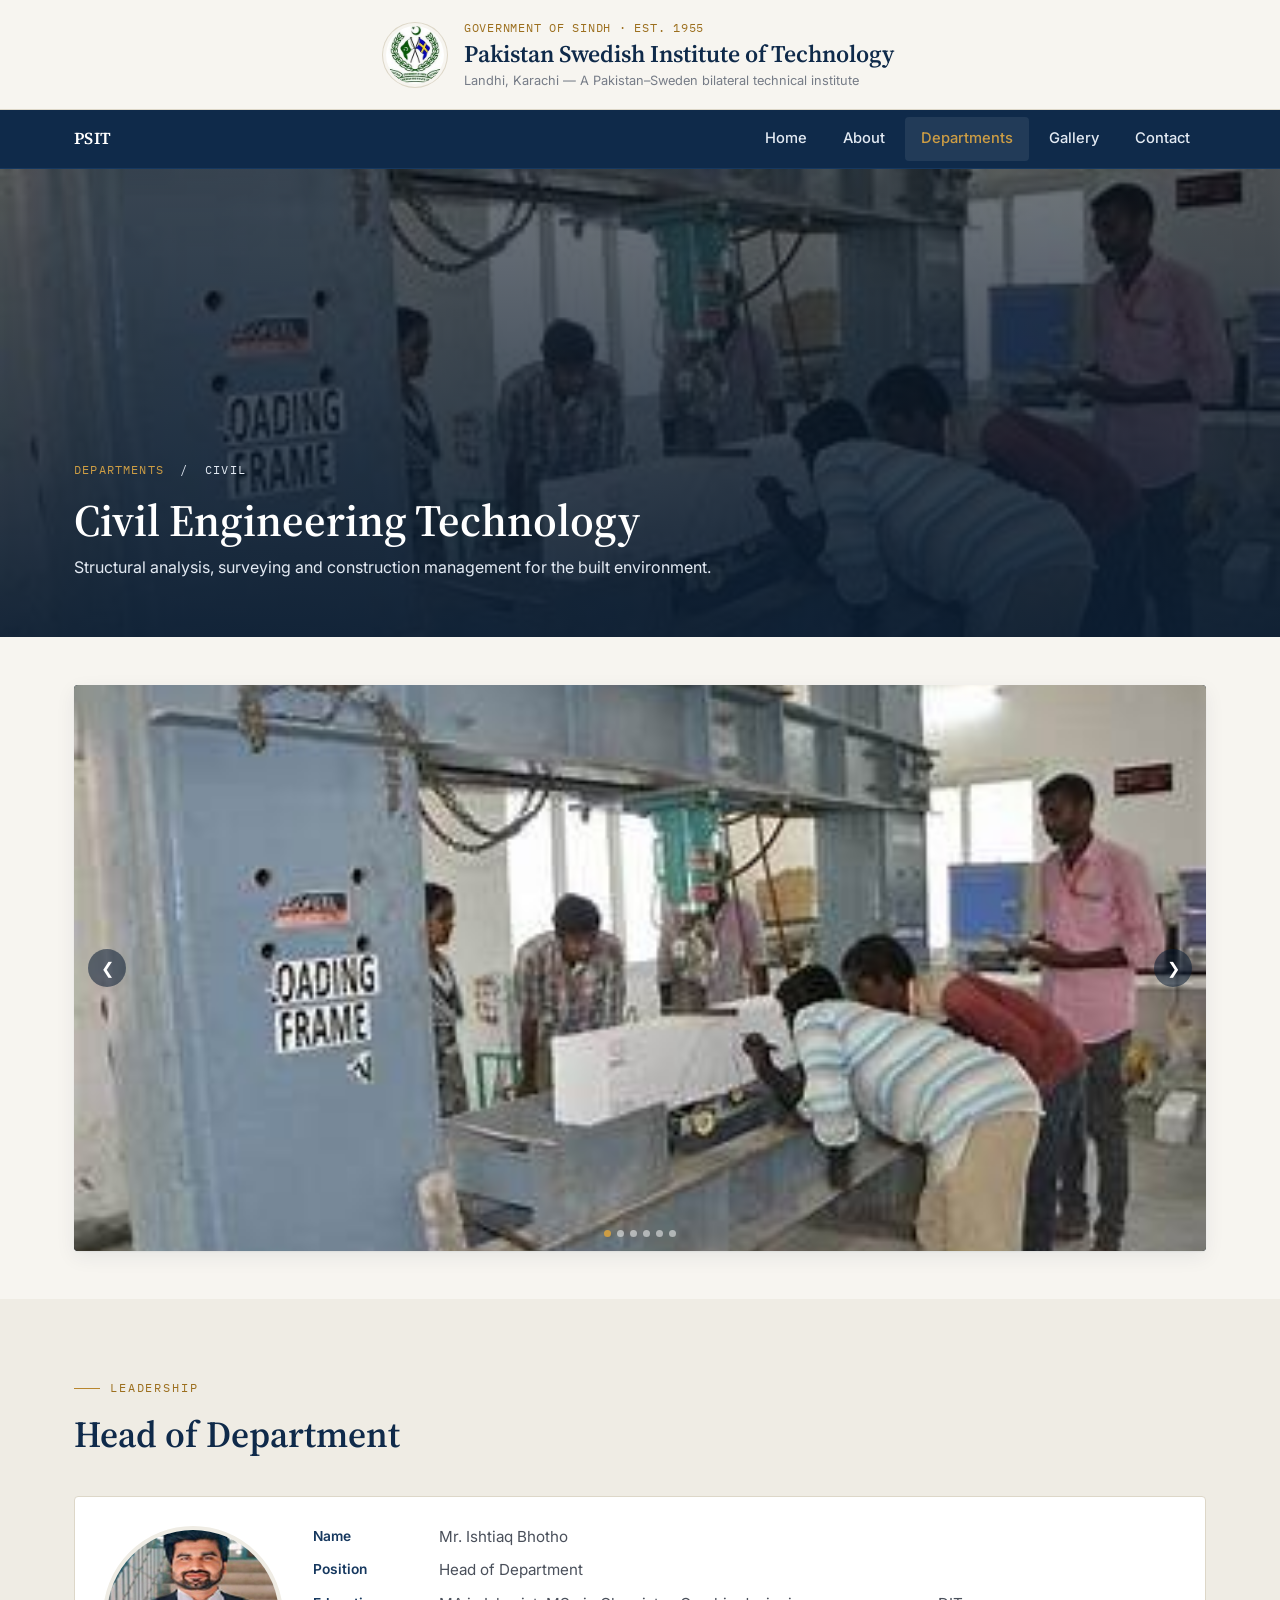
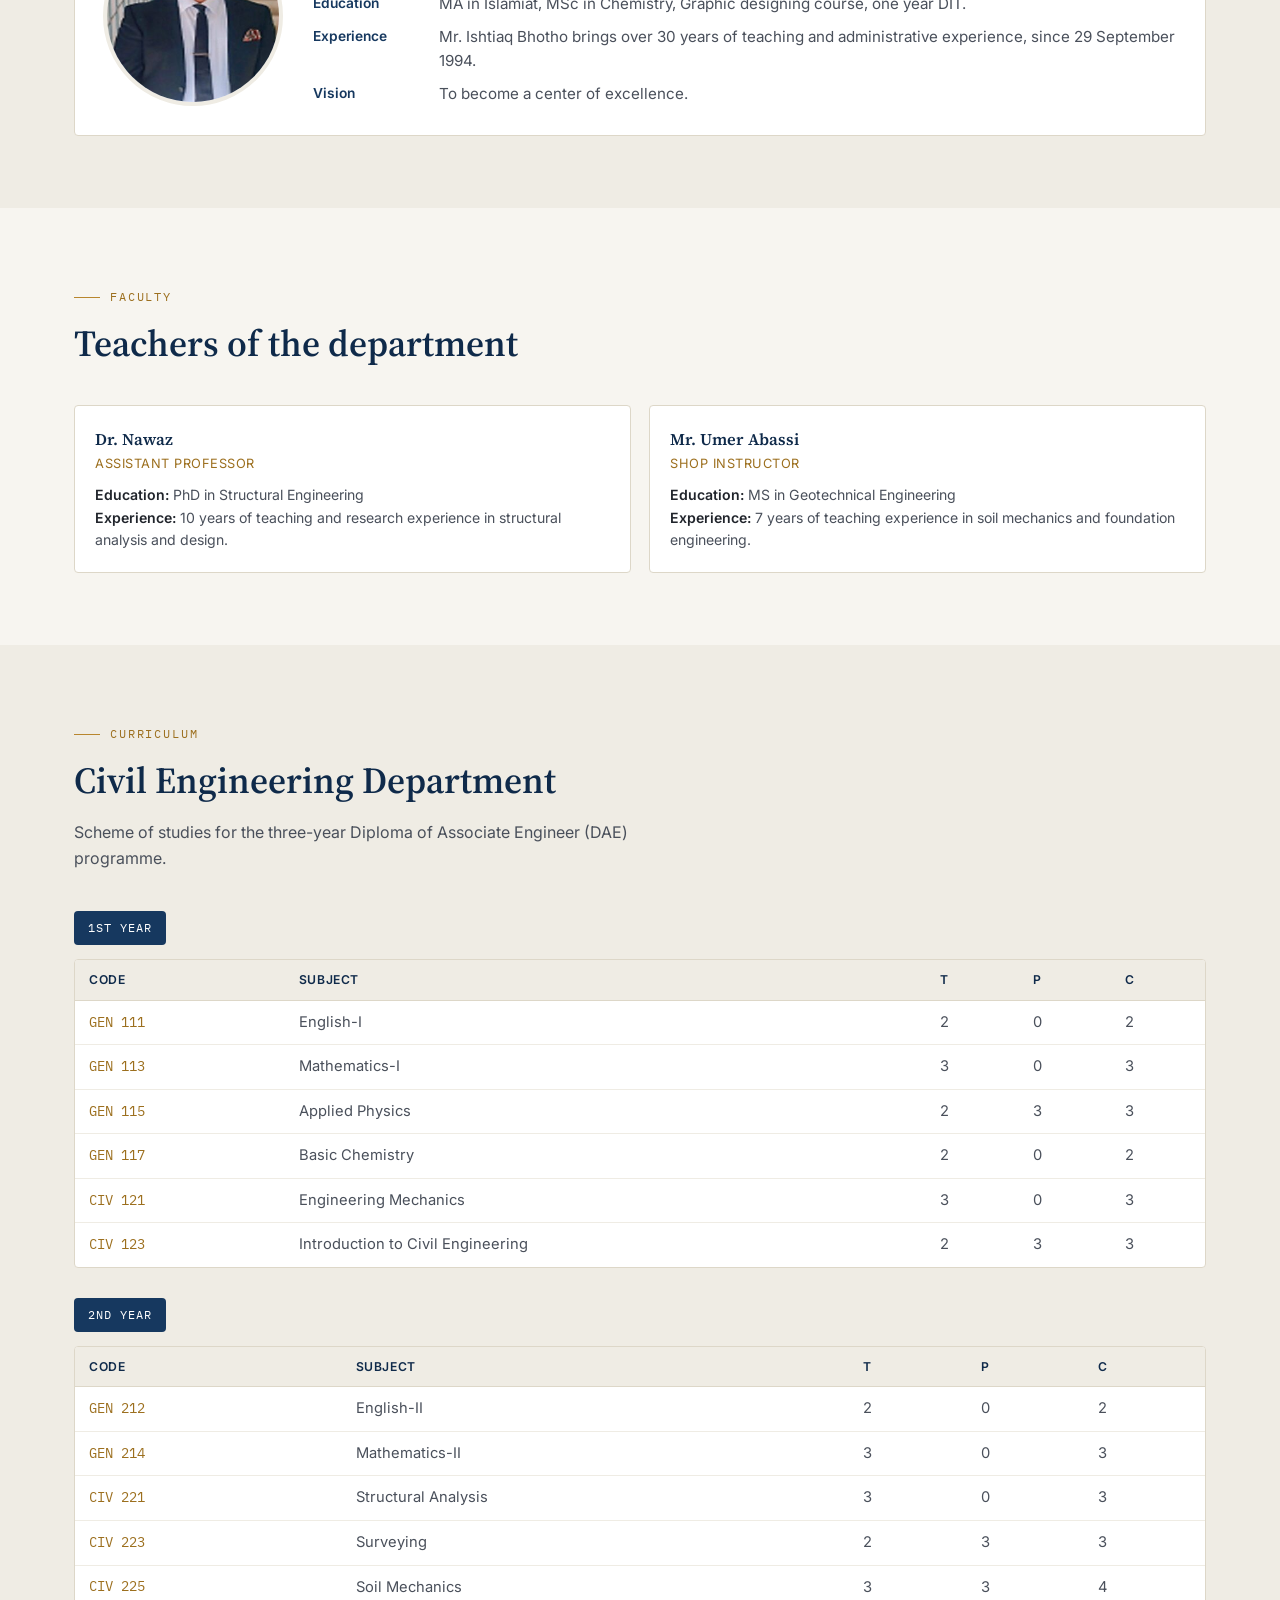
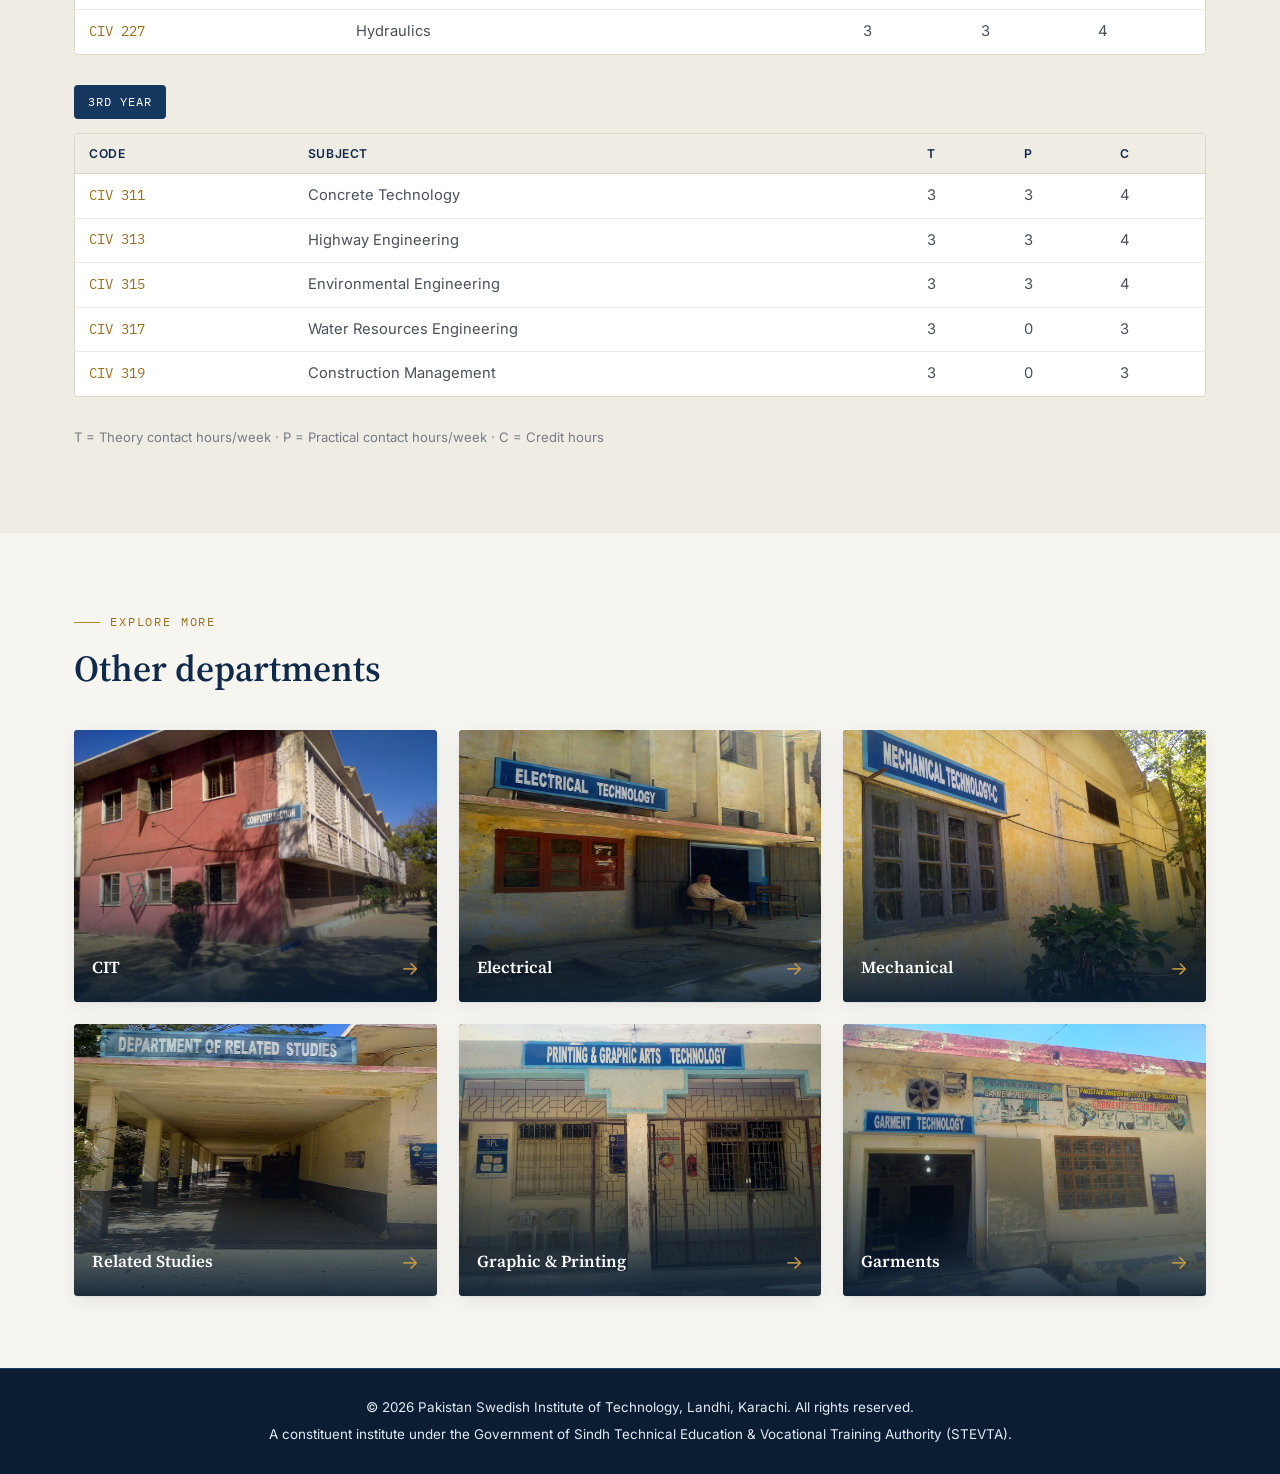
<file: departments/civil.html>
<!DOCTYPE html>
<html lang="en">
<head>
<meta charset="UTF-8">
<meta name="viewport" content="width=device-width, initial-scale=1.0">
<title>Civil Engineering Technology — PSIT Karachi</title>
<meta name="description" content="The Civil Engineering Technology department at Pakistan Swedish Institute of Technology, Karachi — head of department, faculty and the three-year DAE scheme of studies.">
<link rel="icon" href="../assets/img/logo.jpg">
<link rel="preconnect" href="https://fonts.googleapis.com">
<link rel="preconnect" href="https://fonts.gstatic.com" crossorigin>
<link href="https://fonts.googleapis.com/css2?family=Source+Serif+4:opsz,wght@8..60,500;8..60,600;8..60,700&family=Inter:wght@400;500;600;700&family=IBM+Plex+Mono:wght@500&display=swap" rel="stylesheet">
<link rel="stylesheet" href="../assets/css/style.css">
</head>
<body>
<a class="skip-link" href="#main">Skip to content</a>
<div class="masthead">
  <div class="masthead-inner">
    <img class="masthead-crest" src="../assets/img/logo.jpg" alt="PSIT crest — crossed flags of Pakistan and Sweden">
    <div class="masthead-text">
      <div class="urdu-line">Government of Sindh &middot; Est. 1955</div>
      <h1>Pakistan Swedish Institute of Technology</h1>
      <div class="sub">Landhi, Karachi — A Pakistan&ndash;Sweden bilateral technical institute</div>
    </div>
  </div>
</div>
<nav class="navbar" aria-label="Primary">
  <div class="navbar-inner">
    <a class="navbar-brand" href="../index.html">PSIT</a>
    <button class="nav-toggle" type="button" aria-label="Toggle navigation" aria-expanded="false">&#9776;</button>
    <ul class="navbar-links">
      <li><a href="../index.html" class="">Home</a></li>
      <li><a href="../index.html#about" class="">About</a></li>
      <li><a href="../index.html#departments" class="active">Departments</a></li>
      <li><a href="../index.html#gallery" class="">Gallery</a></li>
      <li><a href="../index.html#contact" class="">Contact</a></li>
    </ul>
  </div>
</nav>

<main id="main">

  <!-- ============ DEPARTMENT HERO ============ -->
  <section class="dept-hero">
    <div class="dept-hero-slides">
      <div class="dept-hero-slide active"><img src="../assets/img/dept/civil-pic1.jpg" alt=""></div>
      <div class="dept-hero-slide"><img src="../assets/img/dept/civil-pic2.jpg" alt=""></div>
      <div class="dept-hero-slide"><img src="../assets/img/dept/civil-pic3.jpg" alt=""></div>
      <div class="dept-hero-slide"><img src="../assets/img/dept/civil-pic4.jpg" alt=""></div>
      <div class="dept-hero-slide"><img src="../assets/img/dept/civil-pic5.jpg" alt=""></div>
      <div class="dept-hero-slide"><img src="../assets/img/dept/civil-pic6.jpg" alt=""></div>
    </div>
    <div class="dept-hero-content">
      <div class="dept-breadcrumb"><a href="../index.html#departments">Departments</a> &nbsp;/&nbsp; Civil</div>
      <h1>Civil Engineering Technology</h1>
      <p class="full-title">Structural analysis, surveying and construction management for the built environment.</p>
    </div>
  </section>

  <!-- ============ PHOTO STRIP ============ -->
  <section class="section section-paper" style="padding-top:48px;padding-bottom:48px;">
    <div class="wrap">
      <div class="strip">
        <div class="strip-track">
          <div class="strip-slide active"><img src="../assets/img/dept/civil-pic1.jpg" alt="Civil Engineering Technology — campus photograph 1"></div>
          <div class="strip-slide"><img src="../assets/img/dept/civil-pic2.jpg" alt="Civil Engineering Technology — campus photograph 2"></div>
          <div class="strip-slide"><img src="../assets/img/dept/civil-pic3.jpg" alt="Civil Engineering Technology — campus photograph 3"></div>
          <div class="strip-slide"><img src="../assets/img/dept/civil-pic4.jpg" alt="Civil Engineering Technology — campus photograph 4"></div>
          <div class="strip-slide"><img src="../assets/img/dept/civil-pic5.jpg" alt="Civil Engineering Technology — campus photograph 5"></div>
          <div class="strip-slide"><img src="../assets/img/dept/civil-pic6.jpg" alt="Civil Engineering Technology — campus photograph 6"></div>
        </div>
        <button class="strip-nav strip-prev" type="button" aria-label="Previous photo">&#10094;</button>
        <button class="strip-nav strip-next" type="button" aria-label="Next photo">&#10095;</button>
        <div class="strip-dots"></div>
      </div>
    </div>
  </section>

  <!-- ============ HEAD OF DEPARTMENT ============ -->
  <section class="section section-dim">
    <div class="wrap">
      <div class="section-head">
        <div class="eyebrow">Leadership</div>
        <h2>Head of Department</h2>
      </div>
      <div class="hod-card">
        <img src="../assets/img/dept/cit-head.jpg" alt="Mr. Ishtiaq Bhotho, Head of Civil Department">
        <dl>
          <dt>Name</dt><dd>Mr. Ishtiaq Bhotho</dd>
          <dt>Position</dt><dd>Head of Department</dd>
<dt>Education</dt><dd>MA in Islamiat, MSc in Chemistry, Graphic designing course, one year DIT.</dd><dt>Experience</dt><dd>Mr. Ishtiaq Bhotho brings over 30 years of teaching and administrative experience, since 29 September 1994.</dd><dt>Vision</dt><dd>To become a center of excellence.</dd>        </dl>
      </div>
    </div>
  </section>

  <!-- ============ FACULTY ============ -->
  <section class="section section-paper">
    <div class="wrap">
      <div class="section-head">
        <div class="eyebrow">Faculty</div>
        <h2>Teachers of the department</h2>
      </div>
      <div class="faculty-grid">
        <div class="faculty-card">
          <div class="name">Dr. Nawaz</div>
          <div class="role">Assistant Professor</div>
          <dl>
<div><dt>Education:</dt> <dd>PhD in Structural Engineering</dd></div><div><dt>Experience:</dt> <dd>10 years of teaching and research experience in structural analysis and design.</dd></div>          </dl>
        </div>
        <div class="faculty-card">
          <div class="name">Mr. Umer Abassi</div>
          <div class="role">Shop instructor</div>
          <dl>
<div><dt>Education:</dt> <dd>MS in Geotechnical Engineering</dd></div><div><dt>Experience:</dt> <dd>7 years of teaching experience in soil mechanics and foundation engineering.</dd></div>          </dl>
        </div>
      </div>
    </div>
  </section>

  <!-- ============ SCHEME OF STUDIES ============ -->
  <section class="section section-dim">
    <div class="wrap">
      <div class="section-head">
        <div class="eyebrow">Curriculum</div>
        <h2>Civil Engineering Department</h2>
        <p>Scheme of studies for the three-year Diploma of Associate Engineer (DAE) programme.</p>
      </div>

      <div class="scheme-block">
        <div class="scheme-year">1st Year</div>
        <div class="scheme-table-wrap">
          <table class="scheme-table">
            <thead>
              <tr><th>Code</th><th>Subject</th><th>T</th><th>P</th><th>C</th></tr>
            </thead>
            <tbody>
              <tr>
                <td>GEN 111</td><td>English-I</td><td>2</td><td>0</td><td>2</td>
              </tr>
              <tr>
                <td>GEN 113</td><td>Mathematics-I</td><td>3</td><td>0</td><td>3</td>
              </tr>
              <tr>
                <td>GEN 115</td><td>Applied Physics</td><td>2</td><td>3</td><td>3</td>
              </tr>
              <tr>
                <td>GEN 117</td><td>Basic Chemistry</td><td>2</td><td>0</td><td>2</td>
              </tr>
              <tr>
                <td>CIV 121</td><td>Engineering Mechanics</td><td>3</td><td>0</td><td>3</td>
              </tr>
              <tr>
                <td>CIV 123</td><td>Introduction to Civil Engineering</td><td>2</td><td>3</td><td>3</td>
              </tr>
            </tbody>
          </table>
        </div>
      </div>
      <div class="scheme-block">
        <div class="scheme-year">2nd Year</div>
        <div class="scheme-table-wrap">
          <table class="scheme-table">
            <thead>
              <tr><th>Code</th><th>Subject</th><th>T</th><th>P</th><th>C</th></tr>
            </thead>
            <tbody>
              <tr>
                <td>GEN 212</td><td>English-II</td><td>2</td><td>0</td><td>2</td>
              </tr>
              <tr>
                <td>GEN 214</td><td>Mathematics-II</td><td>3</td><td>0</td><td>3</td>
              </tr>
              <tr>
                <td>CIV 221</td><td>Structural Analysis</td><td>3</td><td>0</td><td>3</td>
              </tr>
              <tr>
                <td>CIV 223</td><td>Surveying</td><td>2</td><td>3</td><td>3</td>
              </tr>
              <tr>
                <td>CIV 225</td><td>Soil Mechanics</td><td>3</td><td>3</td><td>4</td>
              </tr>
              <tr>
                <td>CIV 227</td><td>Hydraulics</td><td>3</td><td>3</td><td>4</td>
              </tr>
            </tbody>
          </table>
        </div>
      </div>
      <div class="scheme-block">
        <div class="scheme-year">3rd Year</div>
        <div class="scheme-table-wrap">
          <table class="scheme-table">
            <thead>
              <tr><th>Code</th><th>Subject</th><th>T</th><th>P</th><th>C</th></tr>
            </thead>
            <tbody>
              <tr>
                <td>CIV 311</td><td>Concrete Technology</td><td>3</td><td>3</td><td>4</td>
              </tr>
              <tr>
                <td>CIV 313</td><td>Highway Engineering</td><td>3</td><td>3</td><td>4</td>
              </tr>
              <tr>
                <td>CIV 315</td><td>Environmental Engineering</td><td>3</td><td>3</td><td>4</td>
              </tr>
              <tr>
                <td>CIV 317</td><td>Water Resources Engineering</td><td>3</td><td>0</td><td>3</td>
              </tr>
              <tr>
                <td>CIV 319</td><td>Construction Management</td><td>3</td><td>0</td><td>3</td>
              </tr>
            </tbody>
          </table>
        </div>
      </div>
      <p class="scheme-legend">T = Theory contact hours/week &middot; P = Practical contact hours/week &middot; C = Credit hours</p>
    </div>
  </section>

  <!-- ============ OTHER DEPARTMENTS ============ -->
  <section class="section section-paper">
    <div class="wrap">
      <div class="section-head">
        <div class="eyebrow">Explore more</div>
        <h2>Other departments</h2>
      </div>
      <div class="dept-grid">
        <a class="dept-card" href="cit.html">
          <img src="../assets/img/cit.jpg" alt="Computer Information Technology" loading="lazy">
          <div class="dept-card-label">
            <span class="name">CIT</span>
            <span class="arrow">&rarr;</span>
          </div>
        </a>
        <a class="dept-card" href="electrical.html">
          <img src="../assets/img/electrical.jpg" alt="Electrical Technology" loading="lazy">
          <div class="dept-card-label">
            <span class="name">Electrical</span>
            <span class="arrow">&rarr;</span>
          </div>
        </a>
        <a class="dept-card" href="mechanical.html">
          <img src="../assets/img/mehcanical.jpg" alt="Mechanical Technology" loading="lazy">
          <div class="dept-card-label">
            <span class="name">Mechanical</span>
            <span class="arrow">&rarr;</span>
          </div>
        </a>
        <a class="dept-card" href="related-studies.html">
          <img src="../assets/img/releated.jpg" alt="Related / General Studies" loading="lazy">
          <div class="dept-card-label">
            <span class="name">Related Studies</span>
            <span class="arrow">&rarr;</span>
          </div>
        </a>
        <a class="dept-card" href="graphic-and-printing.html">
          <img src="../assets/img/printing.jpg" alt="Graphic & Printing Technology" loading="lazy">
          <div class="dept-card-label">
            <span class="name">Graphic & Printing</span>
            <span class="arrow">&rarr;</span>
          </div>
        </a>
        <a class="dept-card" href="garments.html">
          <img src="../assets/img/garment.jpg" alt="Garments Technology" loading="lazy">
          <div class="dept-card-label">
            <span class="name">Garments</span>
            <span class="arrow">&rarr;</span>
          </div>
        </a>
      </div>
    </div>
  </section>

</main>

<footer class="site-footer">
  <div class="wrap footer-inner">
    <div>&copy; 2026 Pakistan Swedish Institute of Technology, Landhi, Karachi. All rights reserved.</div>
    <div>A constituent institute under the Government of Sindh Technical Education &amp; Vocational Training Authority (STEVTA).</div>
  </div>
</footer>
<script src="../assets/js/site.js"></script>
</body>
</html>
</file>
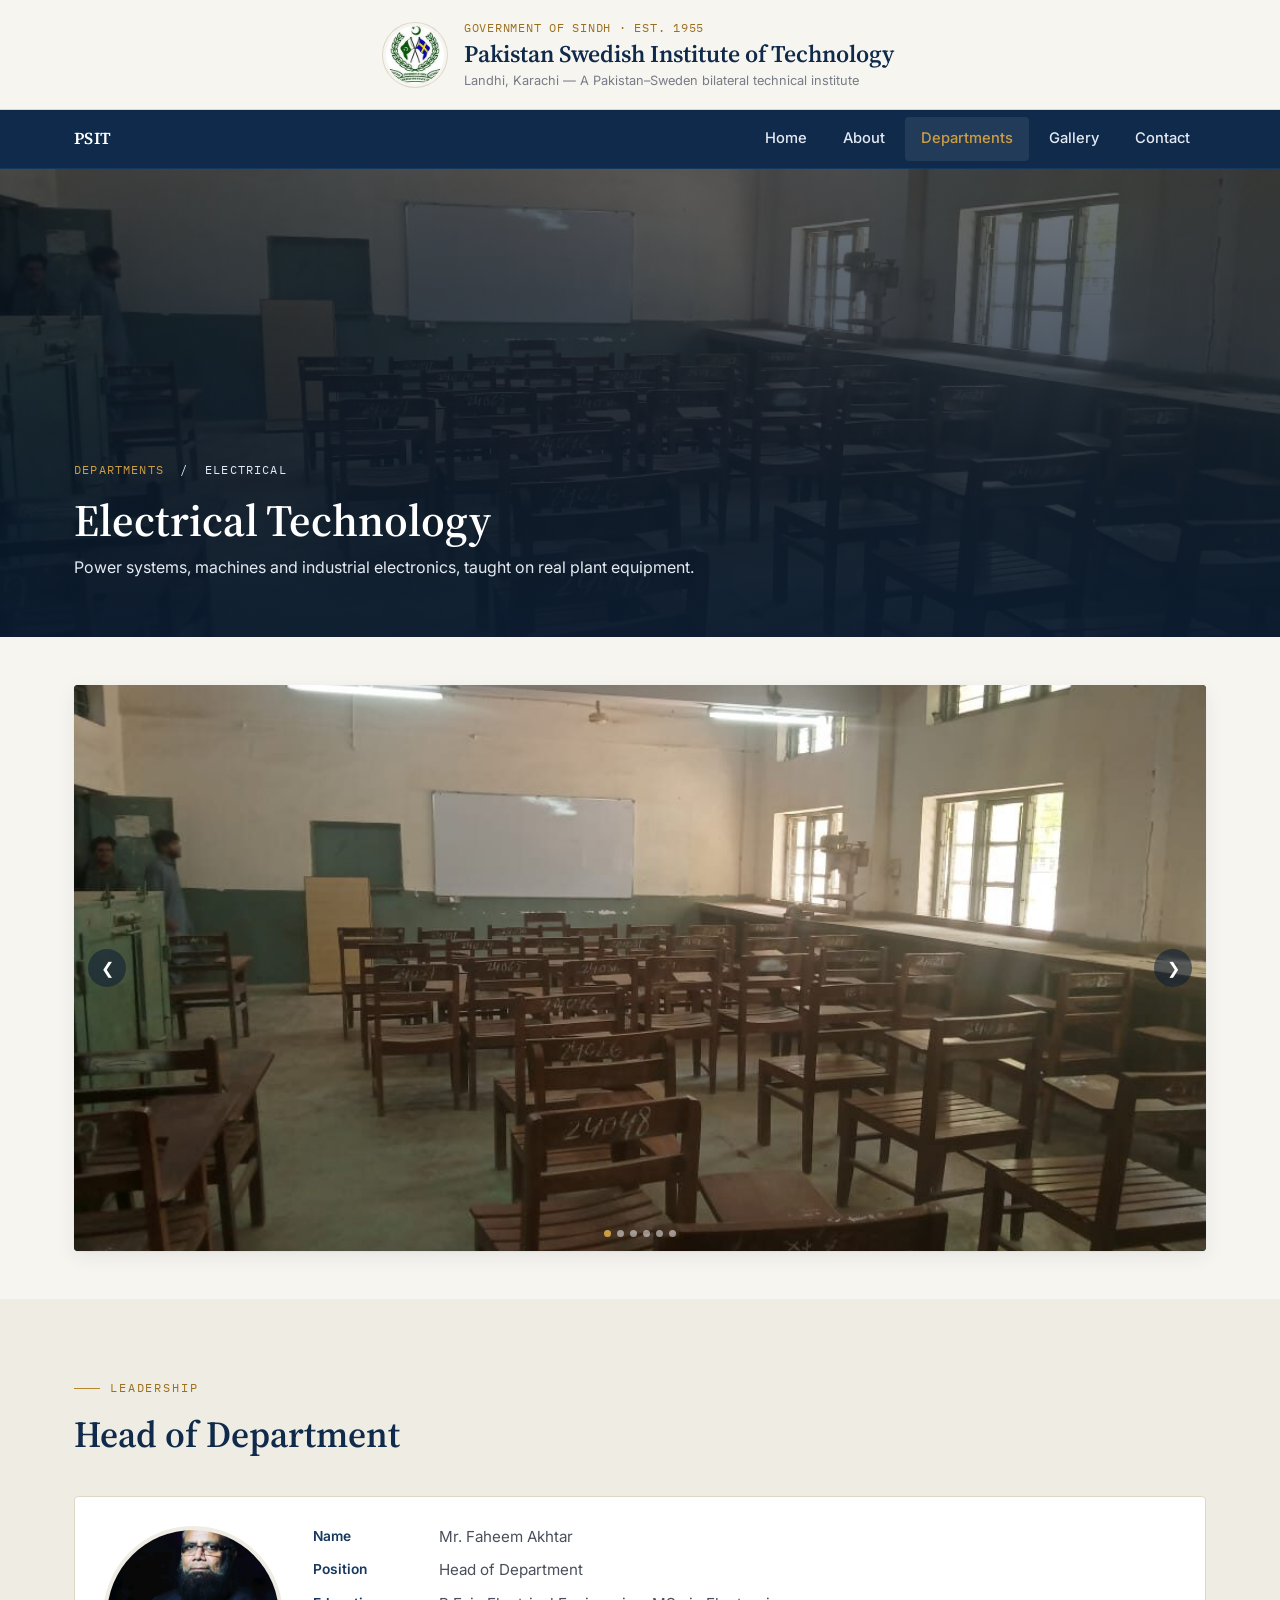
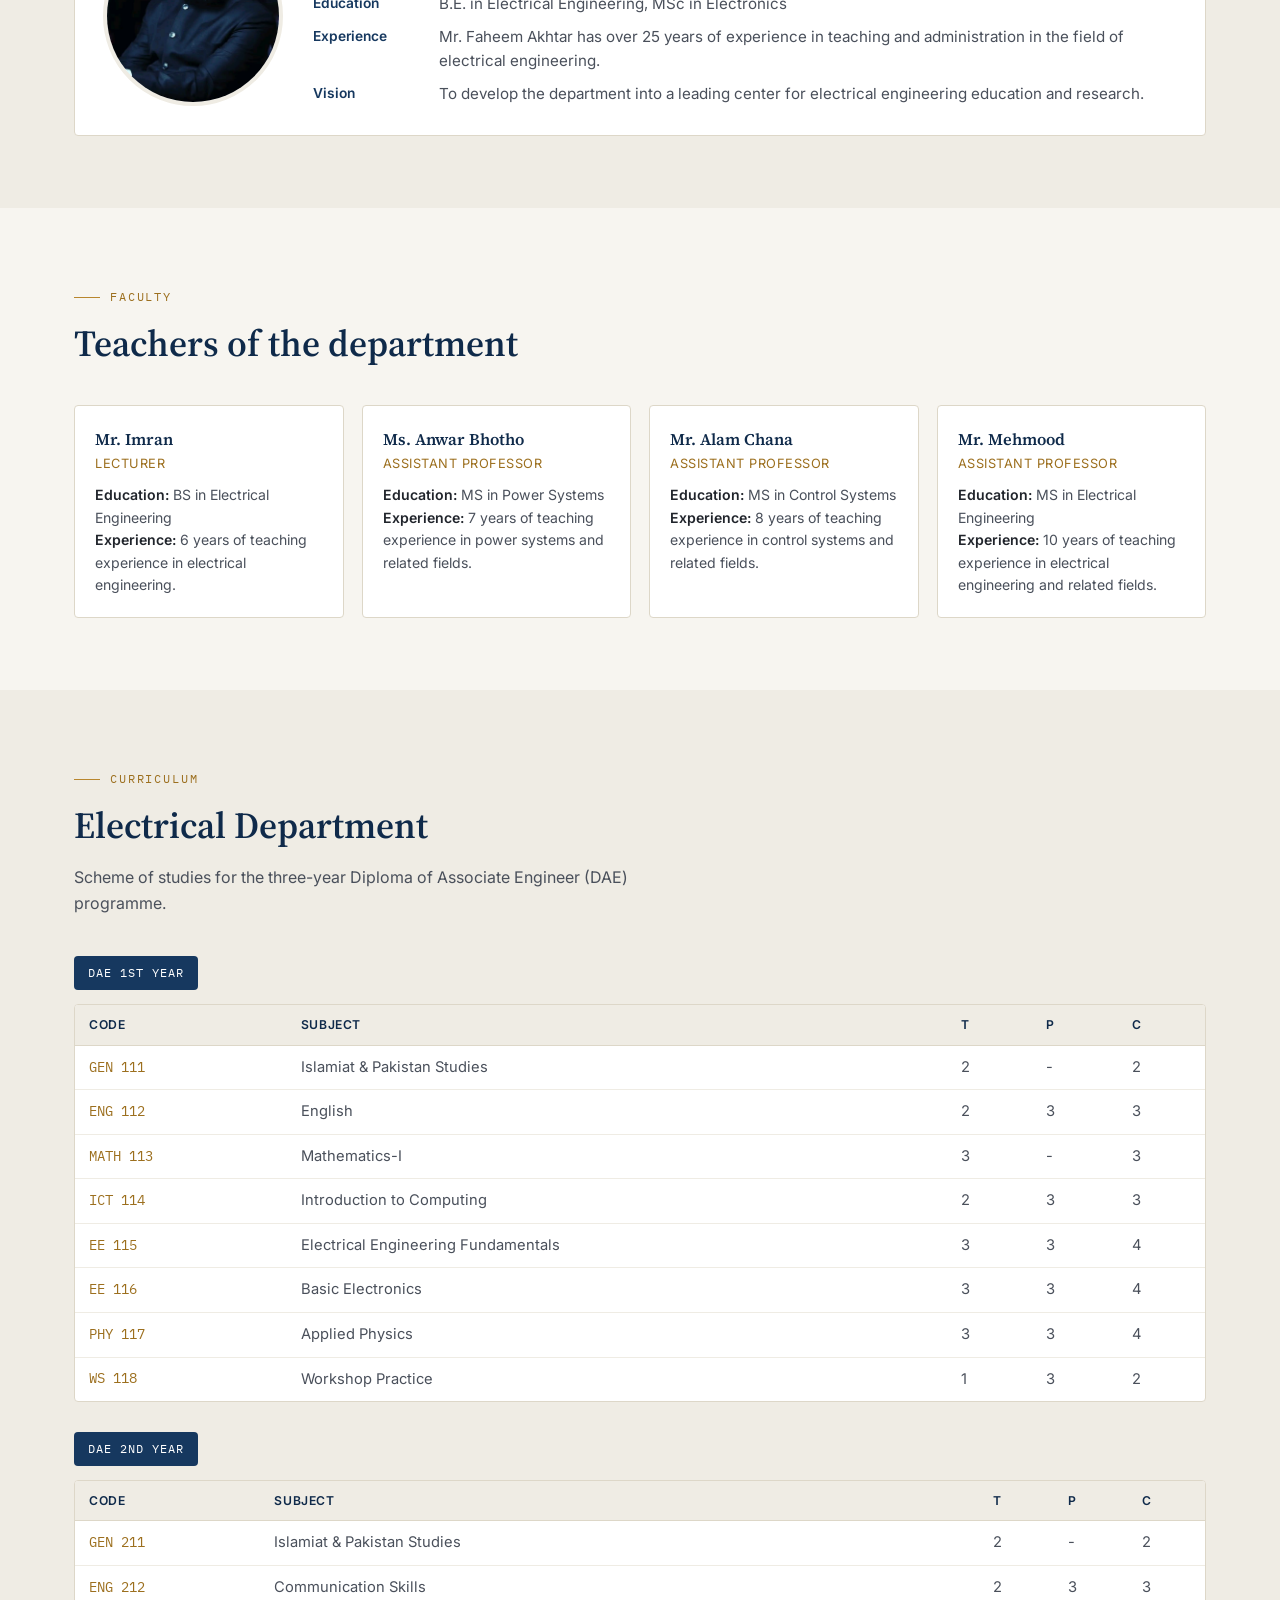
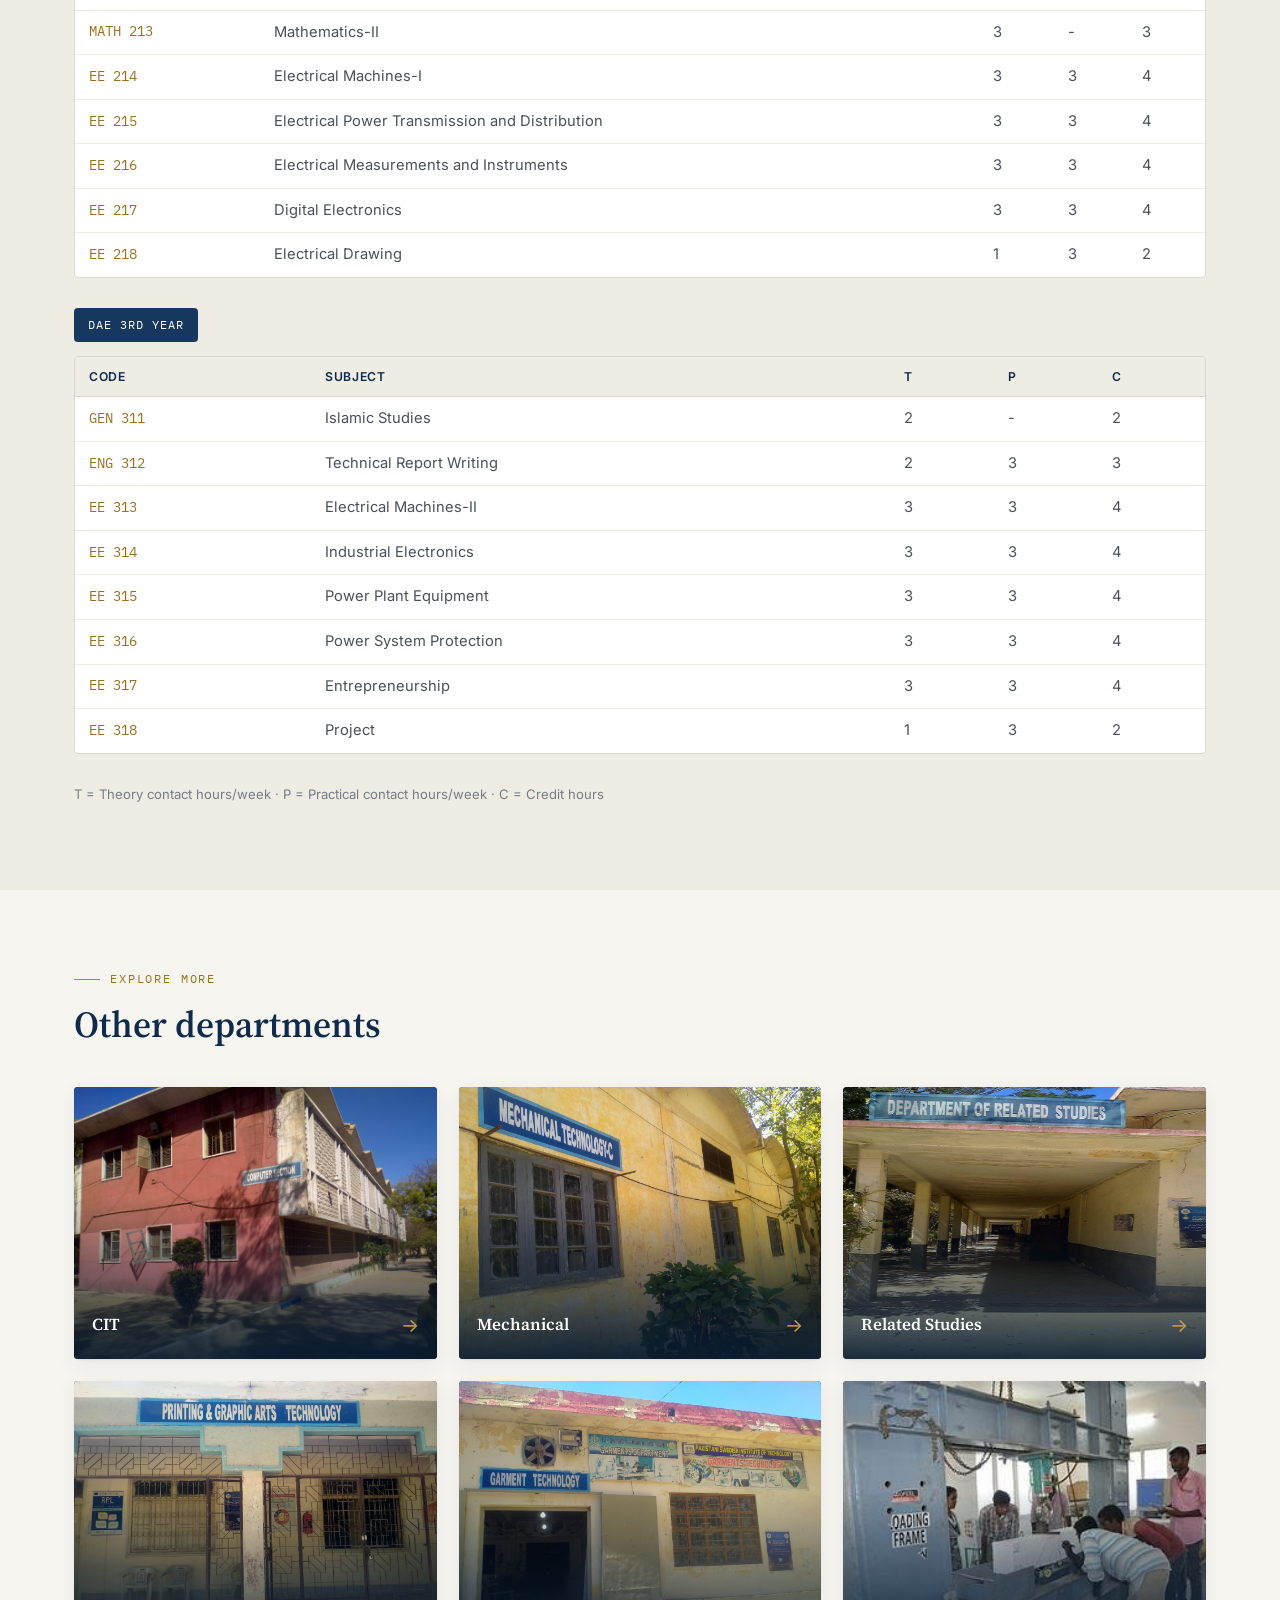
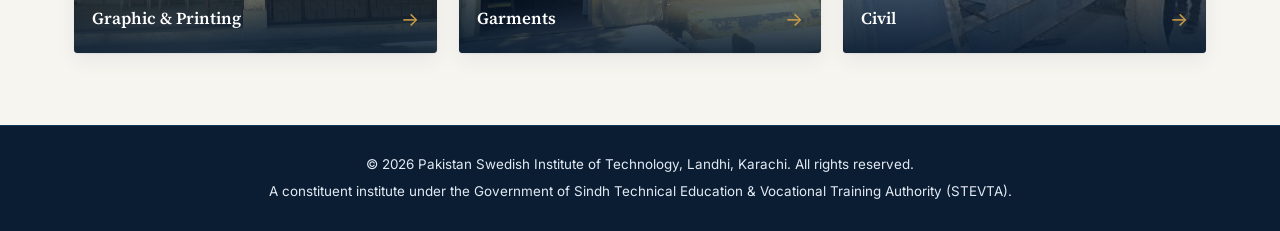
<file: departments/electrical.html>
<!DOCTYPE html>
<html lang="en">
<head>
<meta charset="UTF-8">
<meta name="viewport" content="width=device-width, initial-scale=1.0">
<title>Electrical Technology — PSIT Karachi</title>
<meta name="description" content="The Electrical Technology department at Pakistan Swedish Institute of Technology, Karachi — head of department, faculty and the three-year DAE scheme of studies.">
<link rel="icon" href="../assets/img/logo.jpg">
<link rel="preconnect" href="https://fonts.googleapis.com">
<link rel="preconnect" href="https://fonts.gstatic.com" crossorigin>
<link href="https://fonts.googleapis.com/css2?family=Source+Serif+4:opsz,wght@8..60,500;8..60,600;8..60,700&family=Inter:wght@400;500;600;700&family=IBM+Plex+Mono:wght@500&display=swap" rel="stylesheet">
<link rel="stylesheet" href="../assets/css/style.css">
</head>
<body>
<a class="skip-link" href="#main">Skip to content</a>
<div class="masthead">
  <div class="masthead-inner">
    <img class="masthead-crest" src="../assets/img/logo.jpg" alt="PSIT crest — crossed flags of Pakistan and Sweden">
    <div class="masthead-text">
      <div class="urdu-line">Government of Sindh &middot; Est. 1955</div>
      <h1>Pakistan Swedish Institute of Technology</h1>
      <div class="sub">Landhi, Karachi — A Pakistan&ndash;Sweden bilateral technical institute</div>
    </div>
  </div>
</div>
<nav class="navbar" aria-label="Primary">
  <div class="navbar-inner">
    <a class="navbar-brand" href="../index.html">PSIT</a>
    <button class="nav-toggle" type="button" aria-label="Toggle navigation" aria-expanded="false">&#9776;</button>
    <ul class="navbar-links">
      <li><a href="../index.html" class="">Home</a></li>
      <li><a href="../index.html#about" class="">About</a></li>
      <li><a href="../index.html#departments" class="active">Departments</a></li>
      <li><a href="../index.html#gallery" class="">Gallery</a></li>
      <li><a href="../index.html#contact" class="">Contact</a></li>
    </ul>
  </div>
</nav>

<main id="main">

  <!-- ============ DEPARTMENT HERO ============ -->
  <section class="dept-hero">
    <div class="dept-hero-slides">
      <div class="dept-hero-slide active"><img src="../assets/img/dept/electrical-pic1.jpg" alt=""></div>
      <div class="dept-hero-slide"><img src="../assets/img/dept/electrical-pic2.jpg" alt=""></div>
      <div class="dept-hero-slide"><img src="../assets/img/dept/electrical-pic3.jpg" alt=""></div>
      <div class="dept-hero-slide"><img src="../assets/img/dept/electrical-pic4.jpg" alt=""></div>
      <div class="dept-hero-slide"><img src="../assets/img/dept/electrical-pic5.jpg" alt=""></div>
      <div class="dept-hero-slide"><img src="../assets/img/dept/electrical-pic6.jpg" alt=""></div>
    </div>
    <div class="dept-hero-content">
      <div class="dept-breadcrumb"><a href="../index.html#departments">Departments</a> &nbsp;/&nbsp; Electrical</div>
      <h1>Electrical Technology</h1>
      <p class="full-title">Power systems, machines and industrial electronics, taught on real plant equipment.</p>
    </div>
  </section>

  <!-- ============ PHOTO STRIP ============ -->
  <section class="section section-paper" style="padding-top:48px;padding-bottom:48px;">
    <div class="wrap">
      <div class="strip">
        <div class="strip-track">
          <div class="strip-slide active"><img src="../assets/img/dept/electrical-pic1.jpg" alt="Electrical Technology — campus photograph 1"></div>
          <div class="strip-slide"><img src="../assets/img/dept/electrical-pic2.jpg" alt="Electrical Technology — campus photograph 2"></div>
          <div class="strip-slide"><img src="../assets/img/dept/electrical-pic3.jpg" alt="Electrical Technology — campus photograph 3"></div>
          <div class="strip-slide"><img src="../assets/img/dept/electrical-pic4.jpg" alt="Electrical Technology — campus photograph 4"></div>
          <div class="strip-slide"><img src="../assets/img/dept/electrical-pic5.jpg" alt="Electrical Technology — campus photograph 5"></div>
          <div class="strip-slide"><img src="../assets/img/dept/electrical-pic6.jpg" alt="Electrical Technology — campus photograph 6"></div>
        </div>
        <button class="strip-nav strip-prev" type="button" aria-label="Previous photo">&#10094;</button>
        <button class="strip-nav strip-next" type="button" aria-label="Next photo">&#10095;</button>
        <div class="strip-dots"></div>
      </div>
    </div>
  </section>

  <!-- ============ HEAD OF DEPARTMENT ============ -->
  <section class="section section-dim">
    <div class="wrap">
      <div class="section-head">
        <div class="eyebrow">Leadership</div>
        <h2>Head of Department</h2>
      </div>
      <div class="hod-card">
        <img src="../assets/img/dept/electrical-head.jpg" alt="Mr. Faheem Akhtar, Head of Electrical Department">
        <dl>
          <dt>Name</dt><dd>Mr. Faheem Akhtar</dd>
          <dt>Position</dt><dd>Head of Department</dd>
<dt>Education</dt><dd>B.E. in Electrical Engineering, MSc in Electronics</dd><dt>Experience</dt><dd>Mr. Faheem Akhtar has over 25 years of experience in teaching and administration in the field of electrical engineering.</dd><dt>Vision</dt><dd>To develop the department into a leading center for electrical engineering education and research.</dd>        </dl>
      </div>
    </div>
  </section>

  <!-- ============ FACULTY ============ -->
  <section class="section section-paper">
    <div class="wrap">
      <div class="section-head">
        <div class="eyebrow">Faculty</div>
        <h2>Teachers of the department</h2>
      </div>
      <div class="faculty-grid">
        <div class="faculty-card">
          <div class="name">Mr. Imran</div>
          <div class="role">Lecturer</div>
          <dl>
<div><dt>Education:</dt> <dd>BS in Electrical Engineering</dd></div><div><dt>Experience:</dt> <dd>6 years of teaching experience in electrical engineering.</dd></div>          </dl>
        </div>
        <div class="faculty-card">
          <div class="name">Ms. Anwar Bhotho</div>
          <div class="role">Assistant Professor</div>
          <dl>
<div><dt>Education:</dt> <dd>MS in Power Systems</dd></div><div><dt>Experience:</dt> <dd>7 years of teaching experience in power systems and related fields.</dd></div>          </dl>
        </div>
        <div class="faculty-card">
          <div class="name">Mr. Alam Chana</div>
          <div class="role">Assistant Professor</div>
          <dl>
<div><dt>Education:</dt> <dd>MS in Control Systems</dd></div><div><dt>Experience:</dt> <dd>8 years of teaching experience in control systems and related fields.</dd></div>          </dl>
        </div>
        <div class="faculty-card">
          <div class="name">Mr. Mehmood</div>
          <div class="role">Assistant Professor</div>
          <dl>
<div><dt>Education:</dt> <dd>MS in Electrical Engineering</dd></div><div><dt>Experience:</dt> <dd>10 years of teaching experience in electrical engineering and related fields.</dd></div>          </dl>
        </div>
      </div>
    </div>
  </section>

  <!-- ============ SCHEME OF STUDIES ============ -->
  <section class="section section-dim">
    <div class="wrap">
      <div class="section-head">
        <div class="eyebrow">Curriculum</div>
        <h2>Electrical Department</h2>
        <p>Scheme of studies for the three-year Diploma of Associate Engineer (DAE) programme.</p>
      </div>

      <div class="scheme-block">
        <div class="scheme-year">DAE 1st Year</div>
        <div class="scheme-table-wrap">
          <table class="scheme-table">
            <thead>
              <tr><th>Code</th><th>Subject</th><th>T</th><th>P</th><th>C</th></tr>
            </thead>
            <tbody>
              <tr>
                <td>GEN 111</td><td>Islamiat & Pakistan Studies</td><td>2</td><td>-</td><td>2</td>
              </tr>
              <tr>
                <td>ENG 112</td><td>English</td><td>2</td><td>3</td><td>3</td>
              </tr>
              <tr>
                <td>MATH 113</td><td>Mathematics-I</td><td>3</td><td>-</td><td>3</td>
              </tr>
              <tr>
                <td>ICT 114</td><td>Introduction to Computing</td><td>2</td><td>3</td><td>3</td>
              </tr>
              <tr>
                <td>EE 115</td><td>Electrical Engineering Fundamentals</td><td>3</td><td>3</td><td>4</td>
              </tr>
              <tr>
                <td>EE 116</td><td>Basic Electronics</td><td>3</td><td>3</td><td>4</td>
              </tr>
              <tr>
                <td>PHY 117</td><td>Applied Physics</td><td>3</td><td>3</td><td>4</td>
              </tr>
              <tr>
                <td>WS 118</td><td>Workshop Practice</td><td>1</td><td>3</td><td>2</td>
              </tr>
            </tbody>
          </table>
        </div>
      </div>
      <div class="scheme-block">
        <div class="scheme-year">DAE 2nd Year</div>
        <div class="scheme-table-wrap">
          <table class="scheme-table">
            <thead>
              <tr><th>Code</th><th>Subject</th><th>T</th><th>P</th><th>C</th></tr>
            </thead>
            <tbody>
              <tr>
                <td>GEN 211</td><td>Islamiat & Pakistan Studies</td><td>2</td><td>-</td><td>2</td>
              </tr>
              <tr>
                <td>ENG 212</td><td>Communication Skills</td><td>2</td><td>3</td><td>3</td>
              </tr>
              <tr>
                <td>MATH 213</td><td>Mathematics-II</td><td>3</td><td>-</td><td>3</td>
              </tr>
              <tr>
                <td>EE 214</td><td>Electrical Machines-I</td><td>3</td><td>3</td><td>4</td>
              </tr>
              <tr>
                <td>EE 215</td><td>Electrical Power Transmission and Distribution</td><td>3</td><td>3</td><td>4</td>
              </tr>
              <tr>
                <td>EE 216</td><td>Electrical Measurements and Instruments</td><td>3</td><td>3</td><td>4</td>
              </tr>
              <tr>
                <td>EE 217</td><td>Digital Electronics</td><td>3</td><td>3</td><td>4</td>
              </tr>
              <tr>
                <td>EE 218</td><td>Electrical Drawing</td><td>1</td><td>3</td><td>2</td>
              </tr>
            </tbody>
          </table>
        </div>
      </div>
      <div class="scheme-block">
        <div class="scheme-year">DAE 3rd Year</div>
        <div class="scheme-table-wrap">
          <table class="scheme-table">
            <thead>
              <tr><th>Code</th><th>Subject</th><th>T</th><th>P</th><th>C</th></tr>
            </thead>
            <tbody>
              <tr>
                <td>GEN 311</td><td>Islamic Studies</td><td>2</td><td>-</td><td>2</td>
              </tr>
              <tr>
                <td>ENG 312</td><td>Technical Report Writing</td><td>2</td><td>3</td><td>3</td>
              </tr>
              <tr>
                <td>EE 313</td><td>Electrical Machines-II</td><td>3</td><td>3</td><td>4</td>
              </tr>
              <tr>
                <td>EE 314</td><td>Industrial Electronics</td><td>3</td><td>3</td><td>4</td>
              </tr>
              <tr>
                <td>EE 315</td><td>Power Plant Equipment</td><td>3</td><td>3</td><td>4</td>
              </tr>
              <tr>
                <td>EE 316</td><td>Power System Protection</td><td>3</td><td>3</td><td>4</td>
              </tr>
              <tr>
                <td>EE 317</td><td>Entrepreneurship</td><td>3</td><td>3</td><td>4</td>
              </tr>
              <tr>
                <td>EE 318</td><td>Project</td><td>1</td><td>3</td><td>2</td>
              </tr>
            </tbody>
          </table>
        </div>
      </div>
      <p class="scheme-legend">T = Theory contact hours/week &middot; P = Practical contact hours/week &middot; C = Credit hours</p>
    </div>
  </section>

  <!-- ============ OTHER DEPARTMENTS ============ -->
  <section class="section section-paper">
    <div class="wrap">
      <div class="section-head">
        <div class="eyebrow">Explore more</div>
        <h2>Other departments</h2>
      </div>
      <div class="dept-grid">
        <a class="dept-card" href="cit.html">
          <img src="../assets/img/cit.jpg" alt="Computer Information Technology" loading="lazy">
          <div class="dept-card-label">
            <span class="name">CIT</span>
            <span class="arrow">&rarr;</span>
          </div>
        </a>
        <a class="dept-card" href="mechanical.html">
          <img src="../assets/img/mehcanical.jpg" alt="Mechanical Technology" loading="lazy">
          <div class="dept-card-label">
            <span class="name">Mechanical</span>
            <span class="arrow">&rarr;</span>
          </div>
        </a>
        <a class="dept-card" href="related-studies.html">
          <img src="../assets/img/releated.jpg" alt="Related / General Studies" loading="lazy">
          <div class="dept-card-label">
            <span class="name">Related Studies</span>
            <span class="arrow">&rarr;</span>
          </div>
        </a>
        <a class="dept-card" href="graphic-and-printing.html">
          <img src="../assets/img/printing.jpg" alt="Graphic & Printing Technology" loading="lazy">
          <div class="dept-card-label">
            <span class="name">Graphic & Printing</span>
            <span class="arrow">&rarr;</span>
          </div>
        </a>
        <a class="dept-card" href="garments.html">
          <img src="../assets/img/garment.jpg" alt="Garments Technology" loading="lazy">
          <div class="dept-card-label">
            <span class="name">Garments</span>
            <span class="arrow">&rarr;</span>
          </div>
        </a>
        <a class="dept-card" href="civil.html">
          <img src="../assets/img/dept/civil-pic1.jpg" alt="Civil Engineering Technology" loading="lazy">
          <div class="dept-card-label">
            <span class="name">Civil</span>
            <span class="arrow">&rarr;</span>
          </div>
        </a>
      </div>
    </div>
  </section>

</main>

<footer class="site-footer">
  <div class="wrap footer-inner">
    <div>&copy; 2026 Pakistan Swedish Institute of Technology, Landhi, Karachi. All rights reserved.</div>
    <div>A constituent institute under the Government of Sindh Technical Education &amp; Vocational Training Authority (STEVTA).</div>
  </div>
</footer>
<script src="../assets/js/site.js"></script>
</body>
</html>
</file>
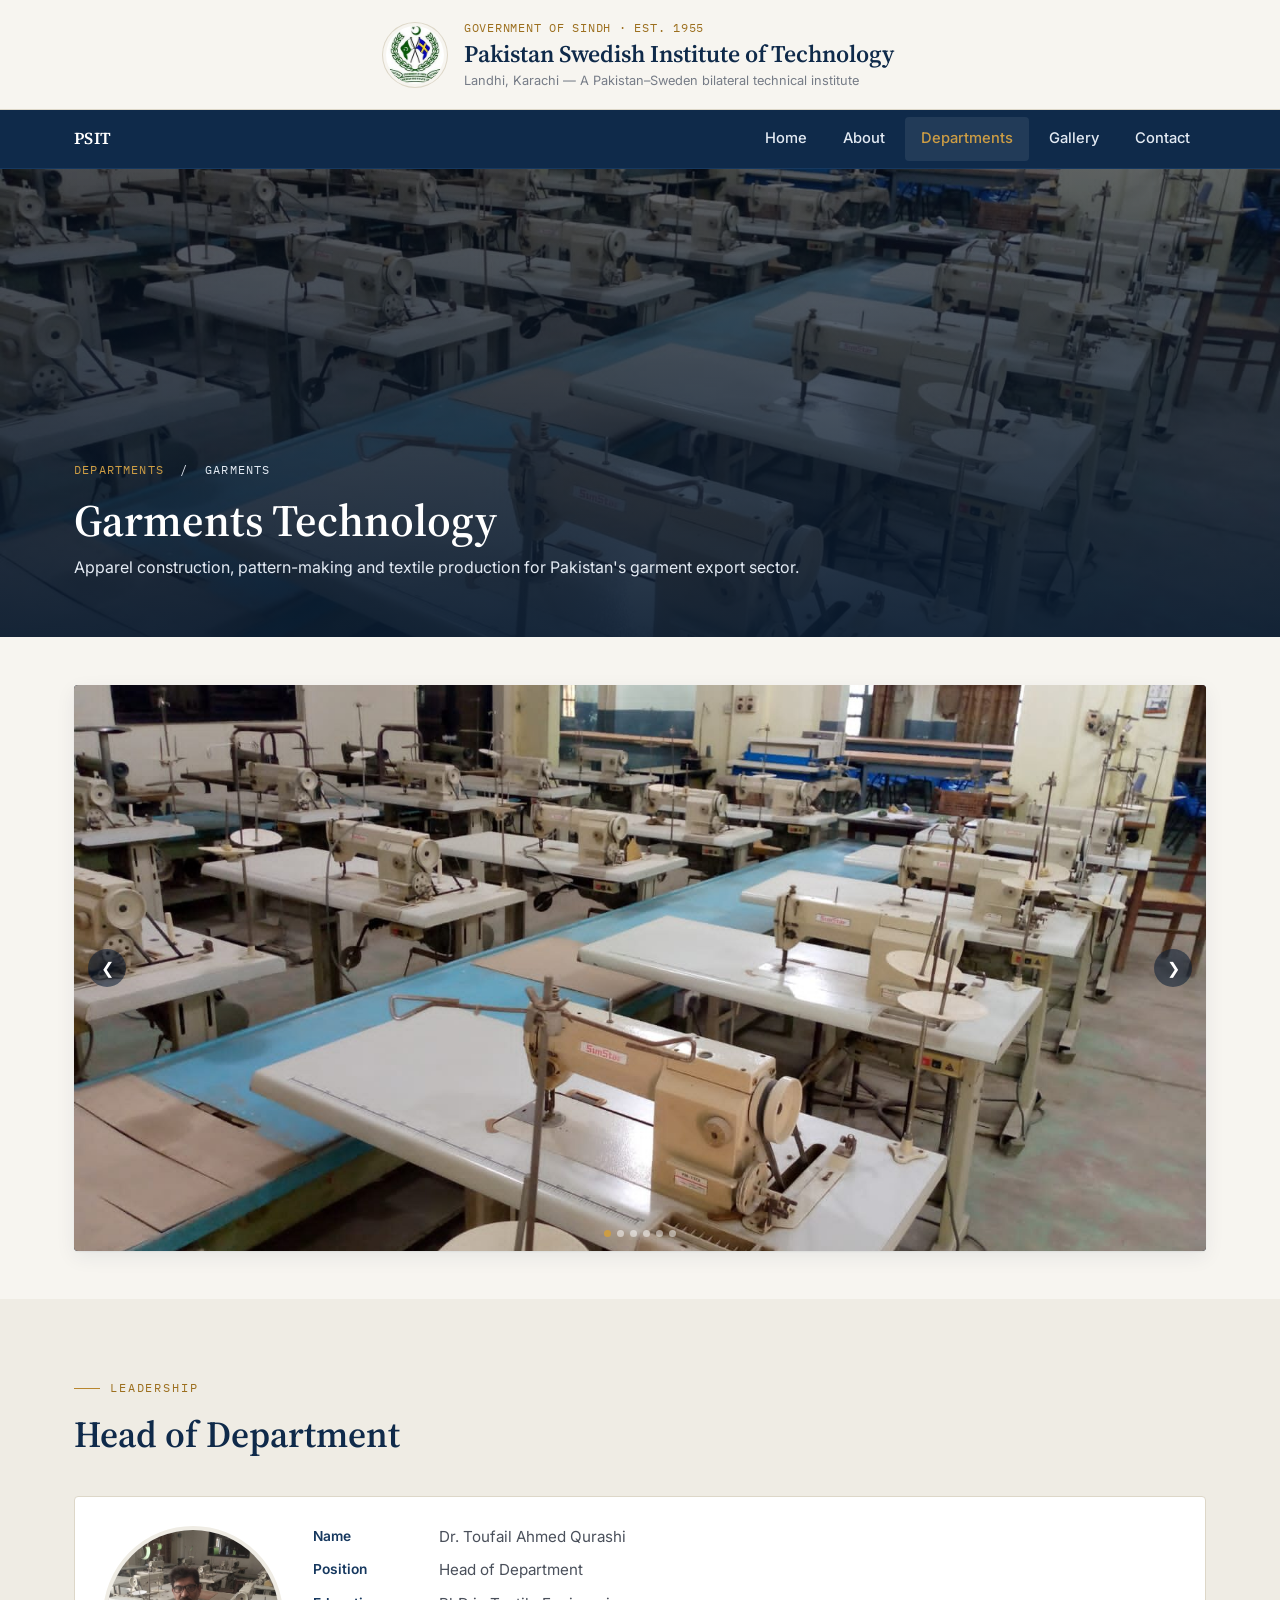
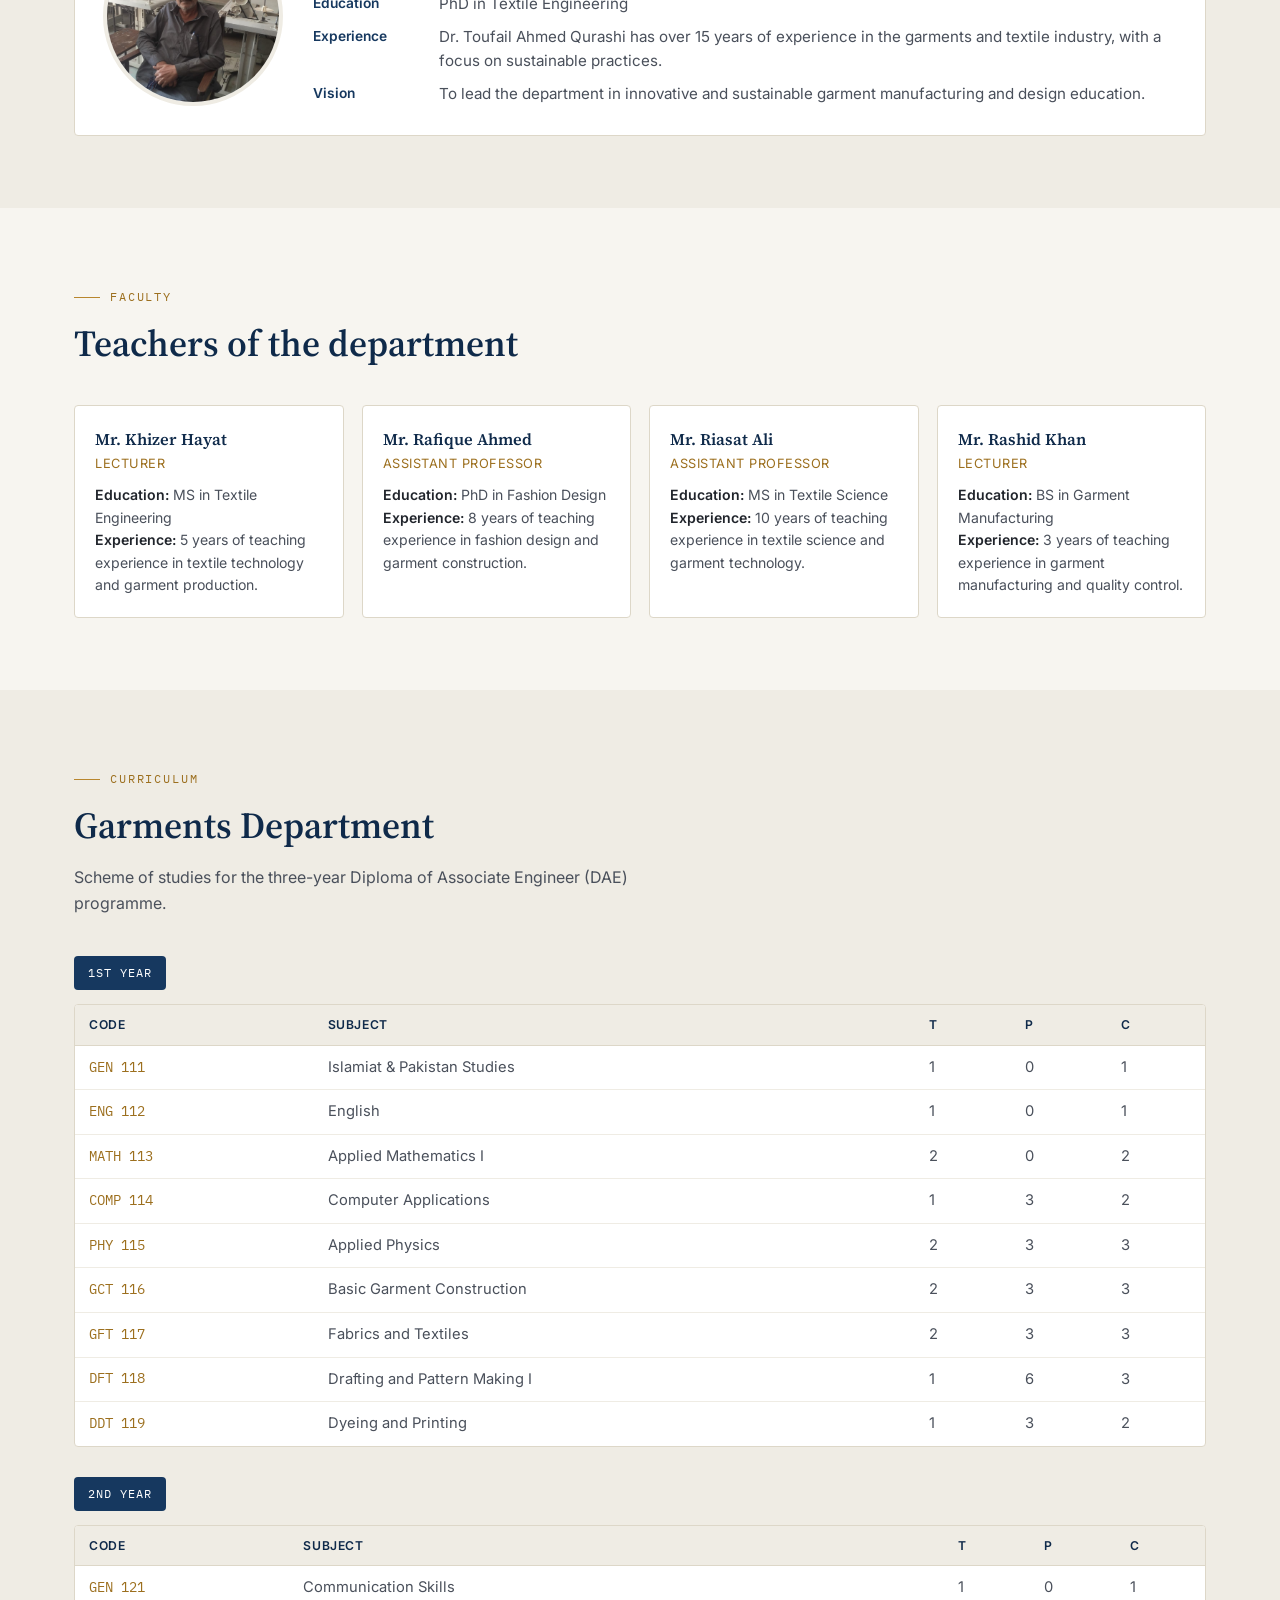
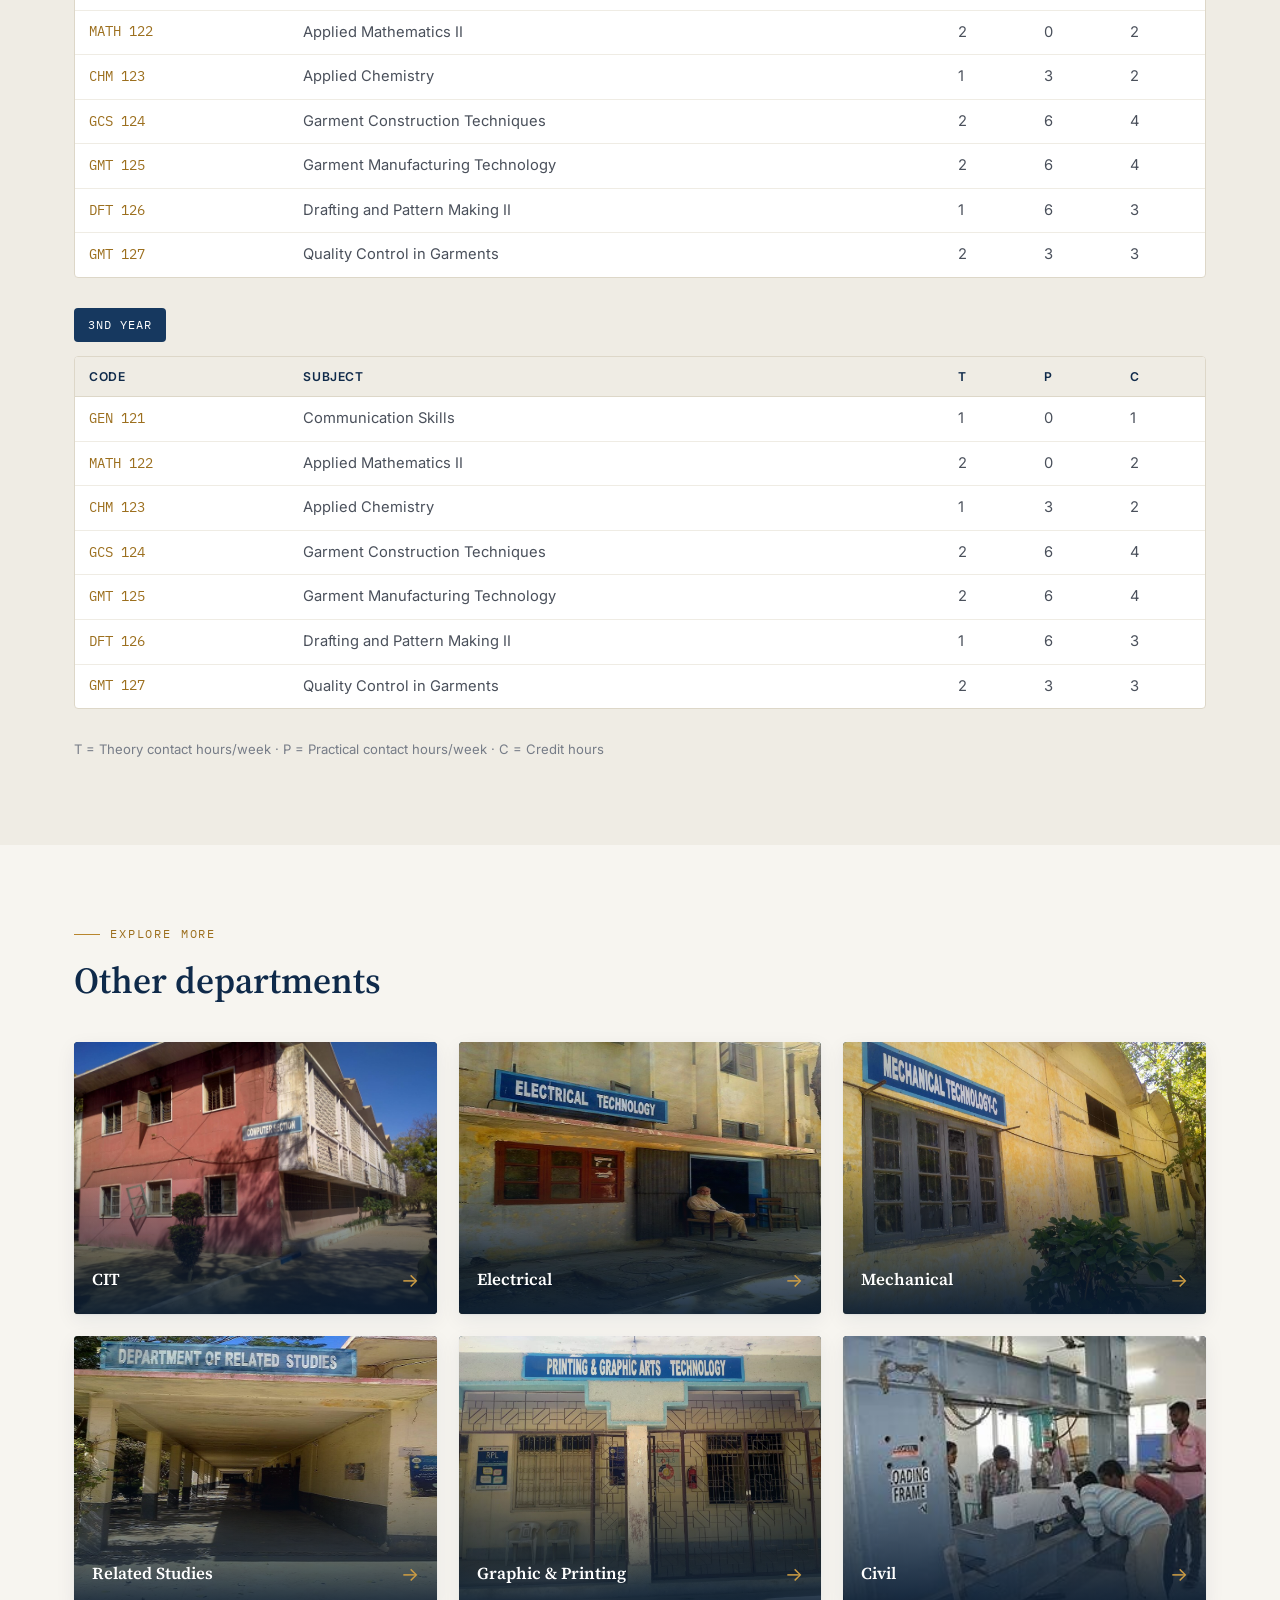
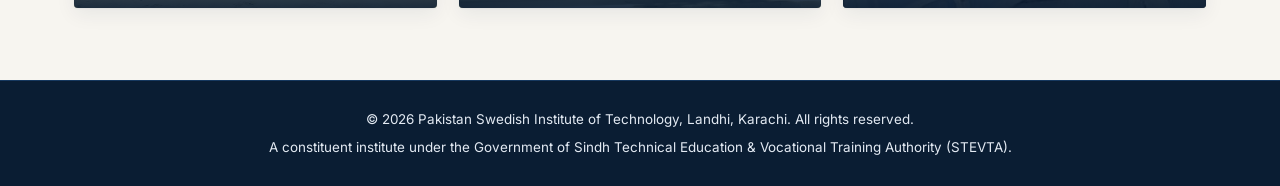
<file: departments/garments.html>
<!DOCTYPE html>
<html lang="en">
<head>
<meta charset="UTF-8">
<meta name="viewport" content="width=device-width, initial-scale=1.0">
<title>Garments Technology — PSIT Karachi</title>
<meta name="description" content="The Garments Technology department at Pakistan Swedish Institute of Technology, Karachi — head of department, faculty and the three-year DAE scheme of studies.">
<link rel="icon" href="../assets/img/logo.jpg">
<link rel="preconnect" href="https://fonts.googleapis.com">
<link rel="preconnect" href="https://fonts.gstatic.com" crossorigin>
<link href="https://fonts.googleapis.com/css2?family=Source+Serif+4:opsz,wght@8..60,500;8..60,600;8..60,700&family=Inter:wght@400;500;600;700&family=IBM+Plex+Mono:wght@500&display=swap" rel="stylesheet">
<link rel="stylesheet" href="../assets/css/style.css">
</head>
<body>
<a class="skip-link" href="#main">Skip to content</a>
<div class="masthead">
  <div class="masthead-inner">
    <img class="masthead-crest" src="../assets/img/logo.jpg" alt="PSIT crest — crossed flags of Pakistan and Sweden">
    <div class="masthead-text">
      <div class="urdu-line">Government of Sindh &middot; Est. 1955</div>
      <h1>Pakistan Swedish Institute of Technology</h1>
      <div class="sub">Landhi, Karachi — A Pakistan&ndash;Sweden bilateral technical institute</div>
    </div>
  </div>
</div>
<nav class="navbar" aria-label="Primary">
  <div class="navbar-inner">
    <a class="navbar-brand" href="../index.html">PSIT</a>
    <button class="nav-toggle" type="button" aria-label="Toggle navigation" aria-expanded="false">&#9776;</button>
    <ul class="navbar-links">
      <li><a href="../index.html" class="">Home</a></li>
      <li><a href="../index.html#about" class="">About</a></li>
      <li><a href="../index.html#departments" class="active">Departments</a></li>
      <li><a href="../index.html#gallery" class="">Gallery</a></li>
      <li><a href="../index.html#contact" class="">Contact</a></li>
    </ul>
  </div>
</nav>

<main id="main">

  <!-- ============ DEPARTMENT HERO ============ -->
  <section class="dept-hero">
    <div class="dept-hero-slides">
      <div class="dept-hero-slide active"><img src="../assets/img/dept/garment-pic1.jpg" alt=""></div>
      <div class="dept-hero-slide"><img src="../assets/img/dept/garment-pic2.jpg" alt=""></div>
      <div class="dept-hero-slide"><img src="../assets/img/dept/garment-pic3.jpg" alt=""></div>
      <div class="dept-hero-slide"><img src="../assets/img/dept/garment-pic4.jpg" alt=""></div>
      <div class="dept-hero-slide"><img src="../assets/img/dept/garment-pic5.jpg" alt=""></div>
      <div class="dept-hero-slide"><img src="../assets/img/dept/garment-pic6.jpg" alt=""></div>
    </div>
    <div class="dept-hero-content">
      <div class="dept-breadcrumb"><a href="../index.html#departments">Departments</a> &nbsp;/&nbsp; Garments</div>
      <h1>Garments Technology</h1>
      <p class="full-title">Apparel construction, pattern-making and textile production for Pakistan's garment export sector.</p>
    </div>
  </section>

  <!-- ============ PHOTO STRIP ============ -->
  <section class="section section-paper" style="padding-top:48px;padding-bottom:48px;">
    <div class="wrap">
      <div class="strip">
        <div class="strip-track">
          <div class="strip-slide active"><img src="../assets/img/dept/garment-pic1.jpg" alt="Garments Technology — campus photograph 1"></div>
          <div class="strip-slide"><img src="../assets/img/dept/garment-pic2.jpg" alt="Garments Technology — campus photograph 2"></div>
          <div class="strip-slide"><img src="../assets/img/dept/garment-pic3.jpg" alt="Garments Technology — campus photograph 3"></div>
          <div class="strip-slide"><img src="../assets/img/dept/garment-pic4.jpg" alt="Garments Technology — campus photograph 4"></div>
          <div class="strip-slide"><img src="../assets/img/dept/garment-pic5.jpg" alt="Garments Technology — campus photograph 5"></div>
          <div class="strip-slide"><img src="../assets/img/dept/garment-pic6.jpg" alt="Garments Technology — campus photograph 6"></div>
        </div>
        <button class="strip-nav strip-prev" type="button" aria-label="Previous photo">&#10094;</button>
        <button class="strip-nav strip-next" type="button" aria-label="Next photo">&#10095;</button>
        <div class="strip-dots"></div>
      </div>
    </div>
  </section>

  <!-- ============ HEAD OF DEPARTMENT ============ -->
  <section class="section section-dim">
    <div class="wrap">
      <div class="section-head">
        <div class="eyebrow">Leadership</div>
        <h2>Head of Department</h2>
      </div>
      <div class="hod-card">
        <img src="../assets/img/dept/garment-head.jpg" alt="Dr. Toufail Ahmed Qurashi, Head of Garments Department">
        <dl>
          <dt>Name</dt><dd>Dr. Toufail Ahmed Qurashi</dd>
          <dt>Position</dt><dd>Head of Department</dd>
<dt>Education</dt><dd>PhD in Textile Engineering</dd><dt>Experience</dt><dd>Dr. Toufail Ahmed Qurashi has over 15 years of experience in the garments and textile industry, with a focus on sustainable practices.</dd><dt>Vision</dt><dd>To lead the department in innovative and sustainable garment manufacturing and design education.</dd>        </dl>
      </div>
    </div>
  </section>

  <!-- ============ FACULTY ============ -->
  <section class="section section-paper">
    <div class="wrap">
      <div class="section-head">
        <div class="eyebrow">Faculty</div>
        <h2>Teachers of the department</h2>
      </div>
      <div class="faculty-grid">
        <div class="faculty-card">
          <div class="name">Mr. Khizer Hayat</div>
          <div class="role">Lecturer</div>
          <dl>
<div><dt>Education:</dt> <dd>MS in Textile Engineering</dd></div><div><dt>Experience:</dt> <dd>5 years of teaching experience in textile technology and garment production.</dd></div>          </dl>
        </div>
        <div class="faculty-card">
          <div class="name">Mr. Rafique Ahmed</div>
          <div class="role">Assistant Professor</div>
          <dl>
<div><dt>Education:</dt> <dd>PhD in Fashion Design</dd></div><div><dt>Experience:</dt> <dd>8 years of teaching experience in fashion design and garment construction.</dd></div>          </dl>
        </div>
        <div class="faculty-card">
          <div class="name">Mr. Riasat Ali</div>
          <div class="role">Assistant Professor</div>
          <dl>
<div><dt>Education:</dt> <dd>MS in Textile Science</dd></div><div><dt>Experience:</dt> <dd>10 years of teaching experience in textile science and garment technology.</dd></div>          </dl>
        </div>
        <div class="faculty-card">
          <div class="name">Mr. Rashid Khan</div>
          <div class="role">Lecturer</div>
          <dl>
<div><dt>Education:</dt> <dd>BS in Garment Manufacturing</dd></div><div><dt>Experience:</dt> <dd>3 years of teaching experience in garment manufacturing and quality control.</dd></div>          </dl>
        </div>
      </div>
    </div>
  </section>

  <!-- ============ SCHEME OF STUDIES ============ -->
  <section class="section section-dim">
    <div class="wrap">
      <div class="section-head">
        <div class="eyebrow">Curriculum</div>
        <h2>Garments Department</h2>
        <p>Scheme of studies for the three-year Diploma of Associate Engineer (DAE) programme.</p>
      </div>

      <div class="scheme-block">
        <div class="scheme-year">1st Year</div>
        <div class="scheme-table-wrap">
          <table class="scheme-table">
            <thead>
              <tr><th>Code</th><th>Subject</th><th>T</th><th>P</th><th>C</th></tr>
            </thead>
            <tbody>
              <tr>
                <td>GEN 111</td><td>Islamiat & Pakistan Studies</td><td>1</td><td>0</td><td>1</td>
              </tr>
              <tr>
                <td>ENG 112</td><td>English</td><td>1</td><td>0</td><td>1</td>
              </tr>
              <tr>
                <td>MATH 113</td><td>Applied Mathematics I</td><td>2</td><td>0</td><td>2</td>
              </tr>
              <tr>
                <td>COMP 114</td><td>Computer Applications</td><td>1</td><td>3</td><td>2</td>
              </tr>
              <tr>
                <td>PHY 115</td><td>Applied Physics</td><td>2</td><td>3</td><td>3</td>
              </tr>
              <tr>
                <td>GCT 116</td><td>Basic Garment Construction</td><td>2</td><td>3</td><td>3</td>
              </tr>
              <tr>
                <td>GFT 117</td><td>Fabrics and Textiles</td><td>2</td><td>3</td><td>3</td>
              </tr>
              <tr>
                <td>DFT 118</td><td>Drafting and Pattern Making I</td><td>1</td><td>6</td><td>3</td>
              </tr>
              <tr>
                <td>DDT 119</td><td>Dyeing and Printing</td><td>1</td><td>3</td><td>2</td>
              </tr>
            </tbody>
          </table>
        </div>
      </div>
      <div class="scheme-block">
        <div class="scheme-year">2nd Year</div>
        <div class="scheme-table-wrap">
          <table class="scheme-table">
            <thead>
              <tr><th>Code</th><th>Subject</th><th>T</th><th>P</th><th>C</th></tr>
            </thead>
            <tbody>
              <tr>
                <td>GEN 121</td><td>Communication Skills</td><td>1</td><td>0</td><td>1</td>
              </tr>
              <tr>
                <td>MATH 122</td><td>Applied Mathematics II</td><td>2</td><td>0</td><td>2</td>
              </tr>
              <tr>
                <td>CHM 123</td><td>Applied Chemistry</td><td>1</td><td>3</td><td>2</td>
              </tr>
              <tr>
                <td>GCS 124</td><td>Garment Construction Techniques</td><td>2</td><td>6</td><td>4</td>
              </tr>
              <tr>
                <td>GMT 125</td><td>Garment Manufacturing Technology</td><td>2</td><td>6</td><td>4</td>
              </tr>
              <tr>
                <td>DFT 126</td><td>Drafting and Pattern Making II</td><td>1</td><td>6</td><td>3</td>
              </tr>
              <tr>
                <td>GMT 127</td><td>Quality Control in Garments</td><td>2</td><td>3</td><td>3</td>
              </tr>
            </tbody>
          </table>
        </div>
      </div>
      <div class="scheme-block">
        <div class="scheme-year">3nd Year</div>
        <div class="scheme-table-wrap">
          <table class="scheme-table">
            <thead>
              <tr><th>Code</th><th>Subject</th><th>T</th><th>P</th><th>C</th></tr>
            </thead>
            <tbody>
              <tr>
                <td>GEN 121</td><td>Communication Skills</td><td>1</td><td>0</td><td>1</td>
              </tr>
              <tr>
                <td>MATH 122</td><td>Applied Mathematics II</td><td>2</td><td>0</td><td>2</td>
              </tr>
              <tr>
                <td>CHM 123</td><td>Applied Chemistry</td><td>1</td><td>3</td><td>2</td>
              </tr>
              <tr>
                <td>GCS 124</td><td>Garment Construction Techniques</td><td>2</td><td>6</td><td>4</td>
              </tr>
              <tr>
                <td>GMT 125</td><td>Garment Manufacturing Technology</td><td>2</td><td>6</td><td>4</td>
              </tr>
              <tr>
                <td>DFT 126</td><td>Drafting and Pattern Making II</td><td>1</td><td>6</td><td>3</td>
              </tr>
              <tr>
                <td>GMT 127</td><td>Quality Control in Garments</td><td>2</td><td>3</td><td>3</td>
              </tr>
            </tbody>
          </table>
        </div>
      </div>
      <p class="scheme-legend">T = Theory contact hours/week &middot; P = Practical contact hours/week &middot; C = Credit hours</p>
    </div>
  </section>

  <!-- ============ OTHER DEPARTMENTS ============ -->
  <section class="section section-paper">
    <div class="wrap">
      <div class="section-head">
        <div class="eyebrow">Explore more</div>
        <h2>Other departments</h2>
      </div>
      <div class="dept-grid">
        <a class="dept-card" href="cit.html">
          <img src="../assets/img/cit.jpg" alt="Computer Information Technology" loading="lazy">
          <div class="dept-card-label">
            <span class="name">CIT</span>
            <span class="arrow">&rarr;</span>
          </div>
        </a>
        <a class="dept-card" href="electrical.html">
          <img src="../assets/img/electrical.jpg" alt="Electrical Technology" loading="lazy">
          <div class="dept-card-label">
            <span class="name">Electrical</span>
            <span class="arrow">&rarr;</span>
          </div>
        </a>
        <a class="dept-card" href="mechanical.html">
          <img src="../assets/img/mehcanical.jpg" alt="Mechanical Technology" loading="lazy">
          <div class="dept-card-label">
            <span class="name">Mechanical</span>
            <span class="arrow">&rarr;</span>
          </div>
        </a>
        <a class="dept-card" href="related-studies.html">
          <img src="../assets/img/releated.jpg" alt="Related / General Studies" loading="lazy">
          <div class="dept-card-label">
            <span class="name">Related Studies</span>
            <span class="arrow">&rarr;</span>
          </div>
        </a>
        <a class="dept-card" href="graphic-and-printing.html">
          <img src="../assets/img/printing.jpg" alt="Graphic & Printing Technology" loading="lazy">
          <div class="dept-card-label">
            <span class="name">Graphic & Printing</span>
            <span class="arrow">&rarr;</span>
          </div>
        </a>
        <a class="dept-card" href="civil.html">
          <img src="../assets/img/dept/civil-pic1.jpg" alt="Civil Engineering Technology" loading="lazy">
          <div class="dept-card-label">
            <span class="name">Civil</span>
            <span class="arrow">&rarr;</span>
          </div>
        </a>
      </div>
    </div>
  </section>

</main>

<footer class="site-footer">
  <div class="wrap footer-inner">
    <div>&copy; 2026 Pakistan Swedish Institute of Technology, Landhi, Karachi. All rights reserved.</div>
    <div>A constituent institute under the Government of Sindh Technical Education &amp; Vocational Training Authority (STEVTA).</div>
  </div>
</footer>
<script src="../assets/js/site.js"></script>
</body>
</html>
</file>
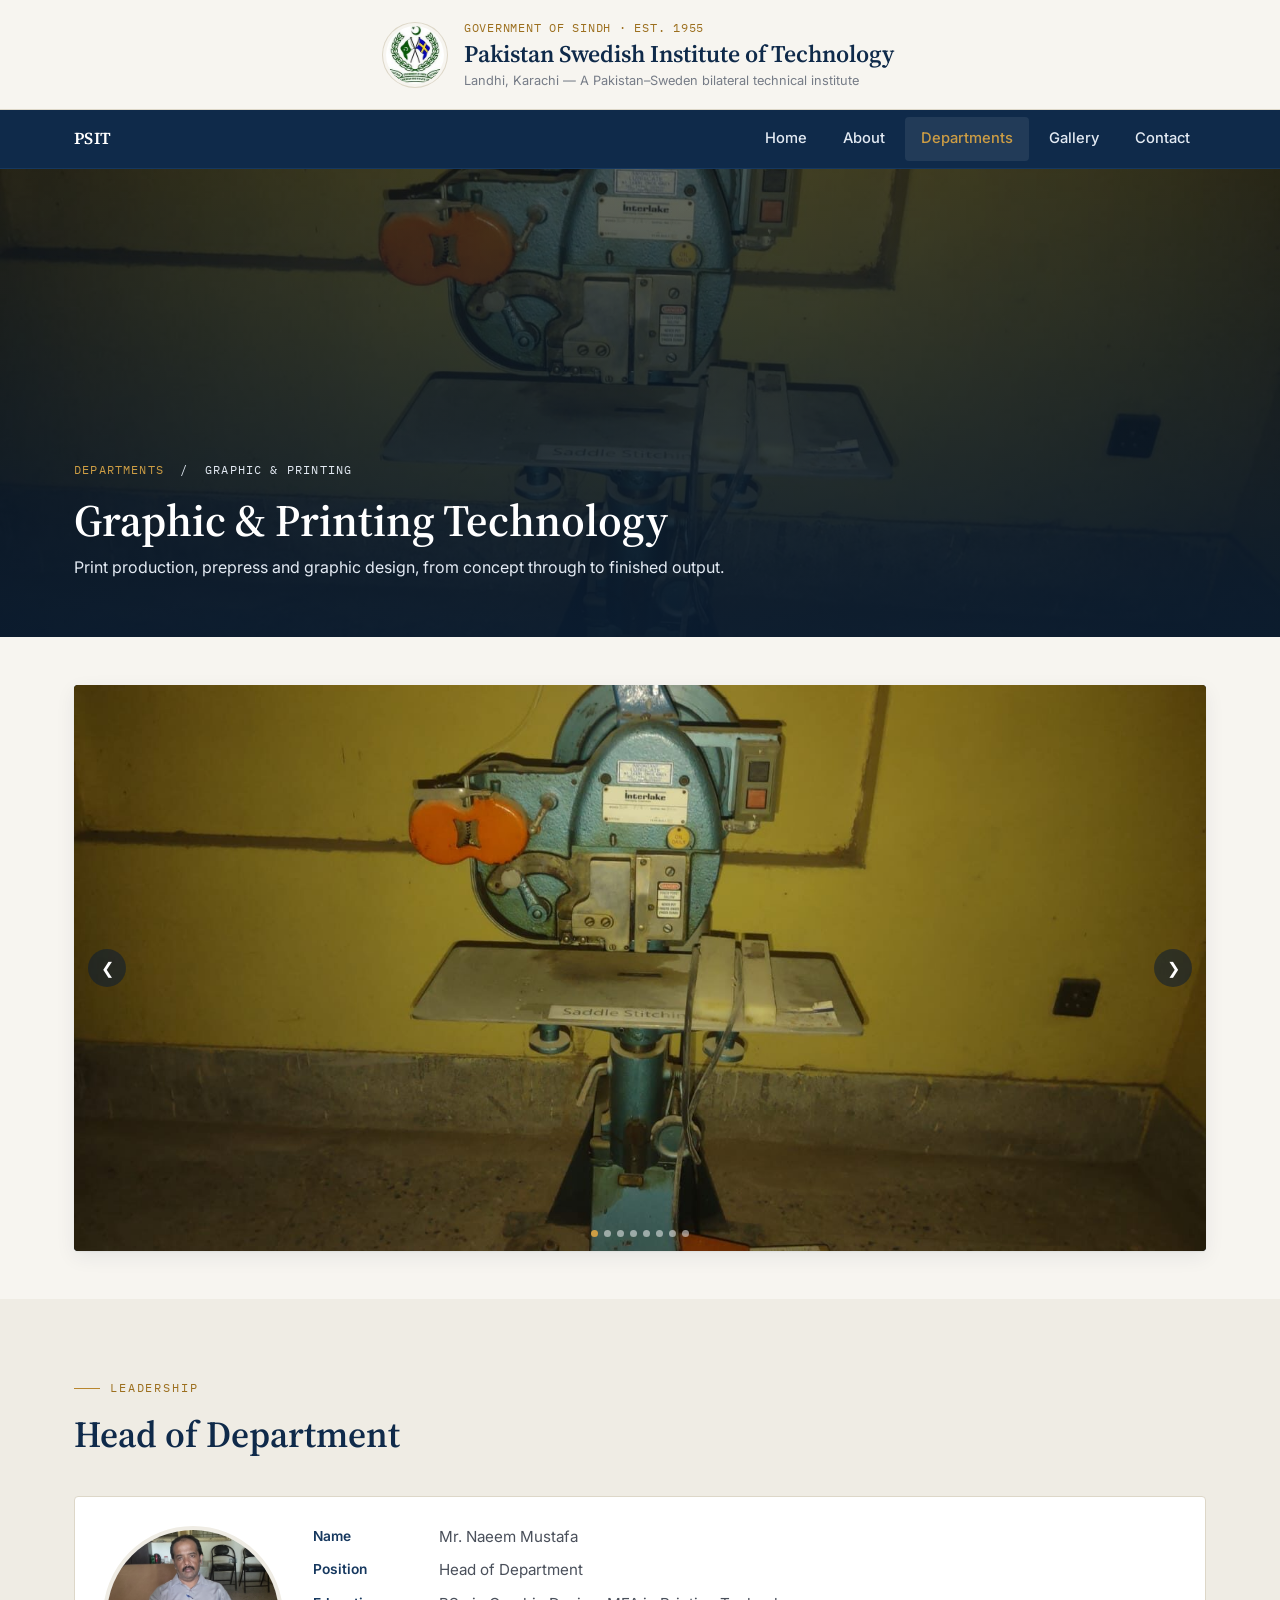
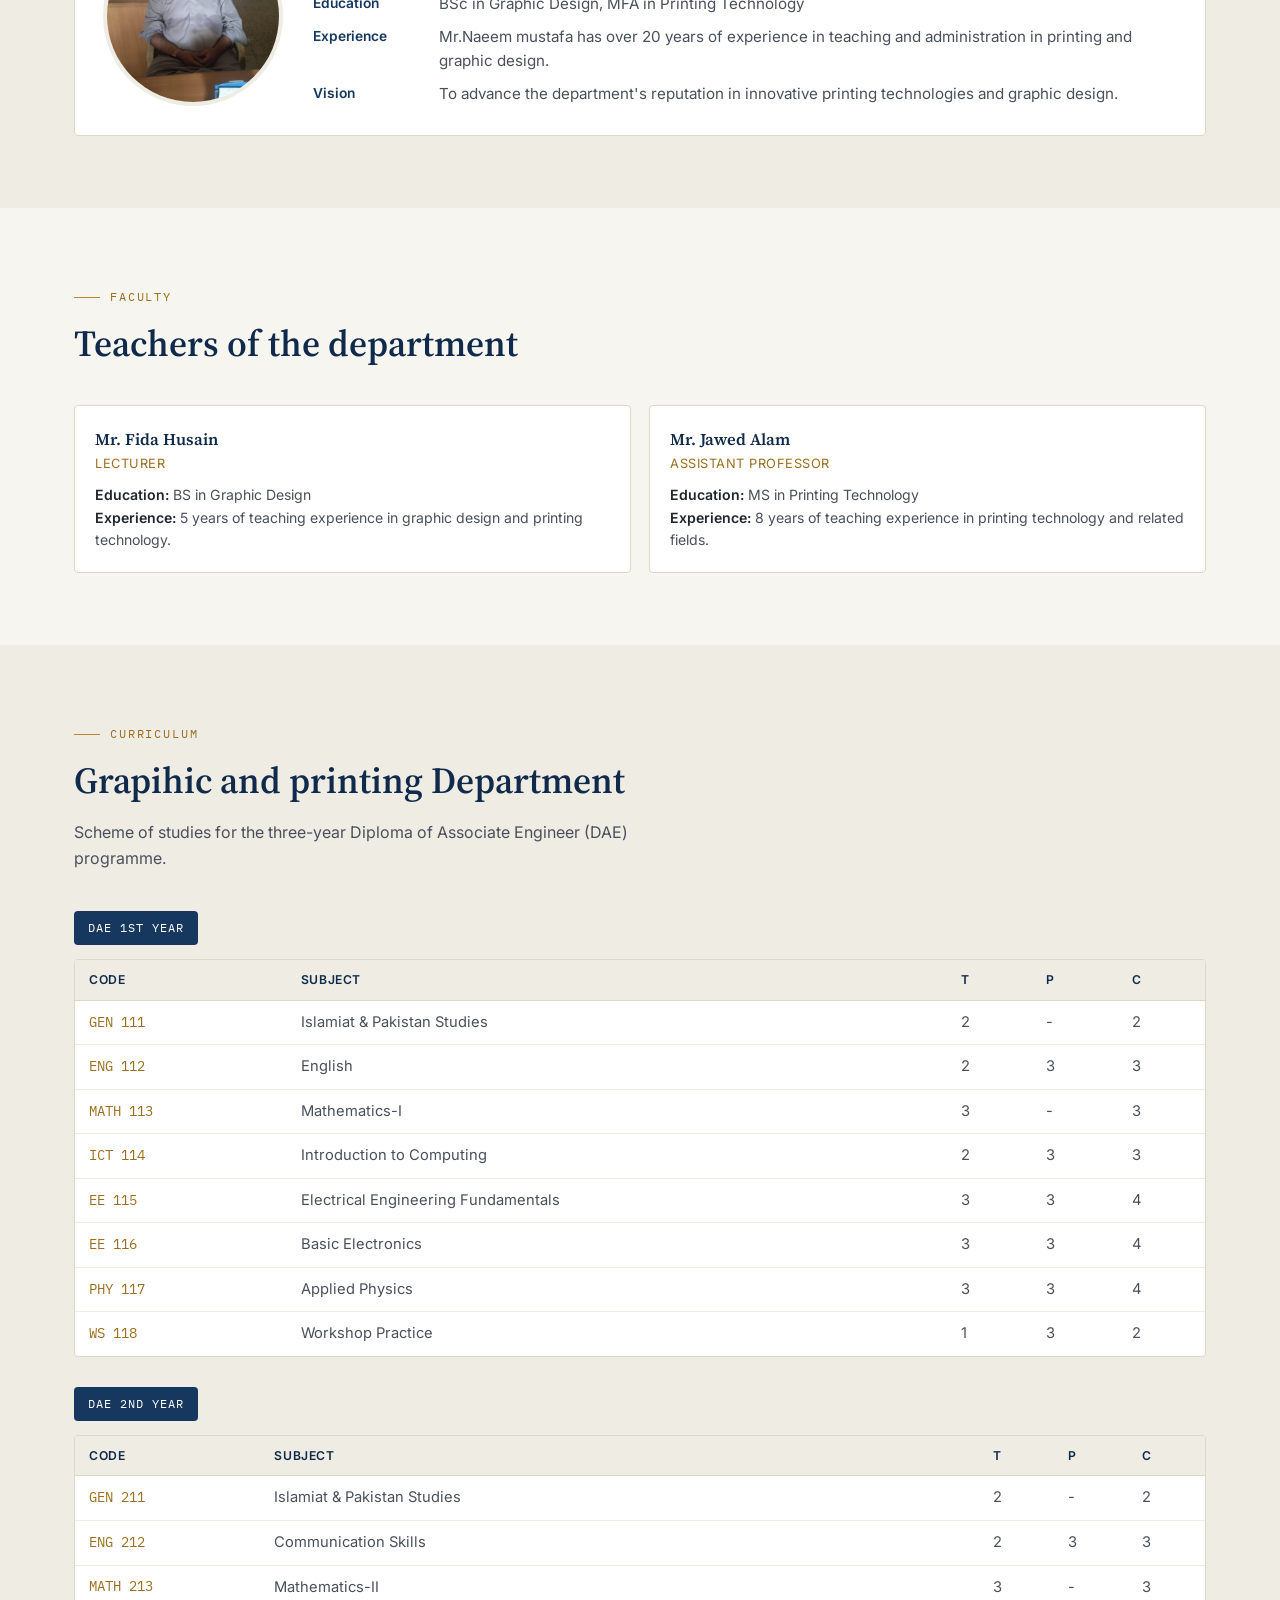
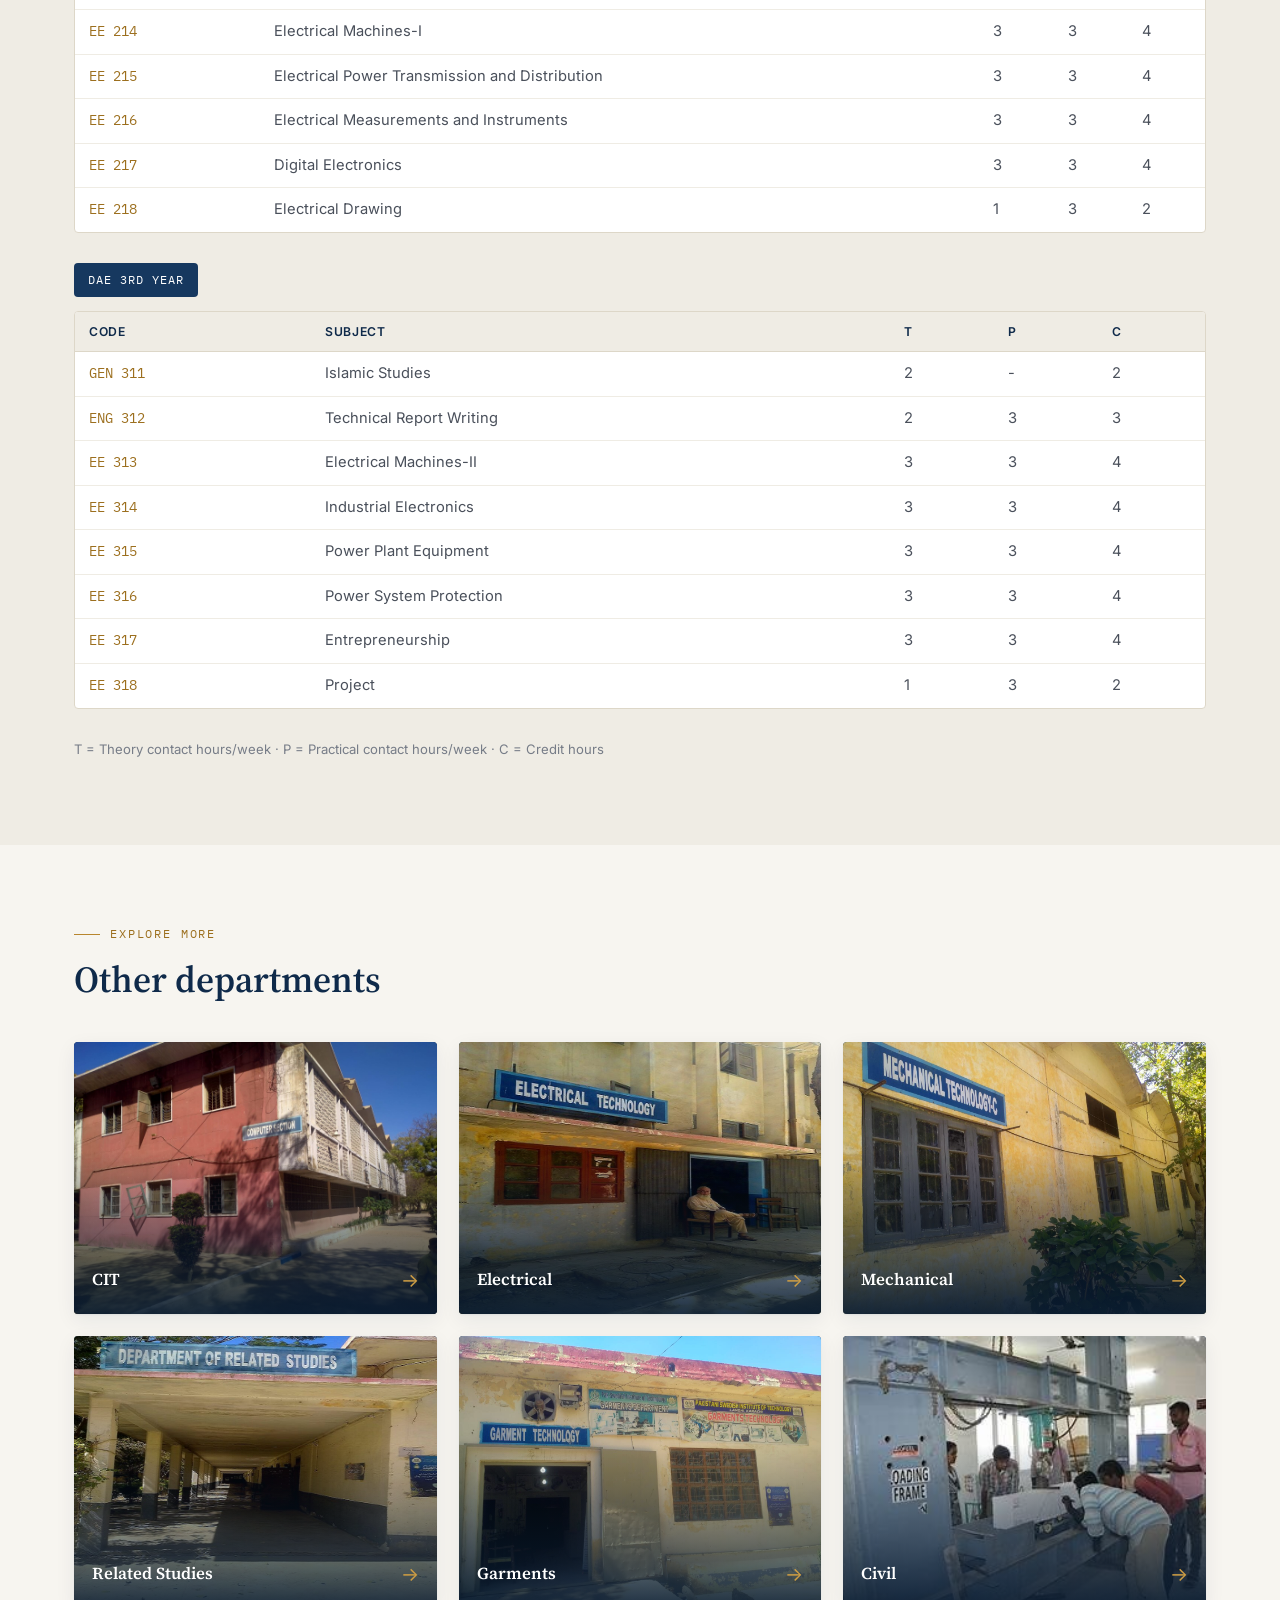
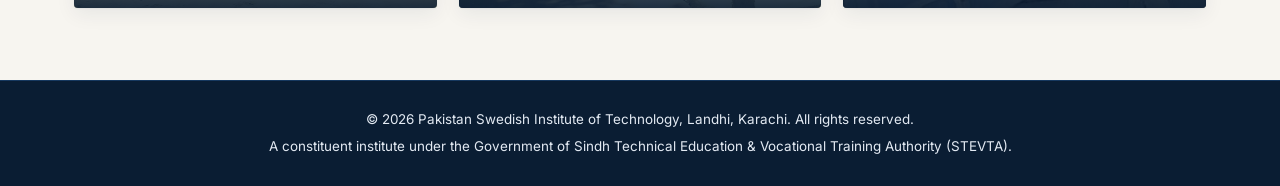
<file: departments/graphic-and-printing.html>
<!DOCTYPE html>
<html lang="en">
<head>
<meta charset="UTF-8">
<meta name="viewport" content="width=device-width, initial-scale=1.0">
<title>Graphic & Printing Technology — PSIT Karachi</title>
<meta name="description" content="The Graphic & Printing Technology department at Pakistan Swedish Institute of Technology, Karachi — head of department, faculty and the three-year DAE scheme of studies.">
<link rel="icon" href="../assets/img/logo.jpg">
<link rel="preconnect" href="https://fonts.googleapis.com">
<link rel="preconnect" href="https://fonts.gstatic.com" crossorigin>
<link href="https://fonts.googleapis.com/css2?family=Source+Serif+4:opsz,wght@8..60,500;8..60,600;8..60,700&family=Inter:wght@400;500;600;700&family=IBM+Plex+Mono:wght@500&display=swap" rel="stylesheet">
<link rel="stylesheet" href="../assets/css/style.css">
</head>
<body>
<a class="skip-link" href="#main">Skip to content</a>
<div class="masthead">
  <div class="masthead-inner">
    <img class="masthead-crest" src="../assets/img/logo.jpg" alt="PSIT crest — crossed flags of Pakistan and Sweden">
    <div class="masthead-text">
      <div class="urdu-line">Government of Sindh &middot; Est. 1955</div>
      <h1>Pakistan Swedish Institute of Technology</h1>
      <div class="sub">Landhi, Karachi — A Pakistan&ndash;Sweden bilateral technical institute</div>
    </div>
  </div>
</div>
<nav class="navbar" aria-label="Primary">
  <div class="navbar-inner">
    <a class="navbar-brand" href="../index.html">PSIT</a>
    <button class="nav-toggle" type="button" aria-label="Toggle navigation" aria-expanded="false">&#9776;</button>
    <ul class="navbar-links">
      <li><a href="../index.html" class="">Home</a></li>
      <li><a href="../index.html#about" class="">About</a></li>
      <li><a href="../index.html#departments" class="active">Departments</a></li>
      <li><a href="../index.html#gallery" class="">Gallery</a></li>
      <li><a href="../index.html#contact" class="">Contact</a></li>
    </ul>
  </div>
</nav>

<main id="main">

  <!-- ============ DEPARTMENT HERO ============ -->
  <section class="dept-hero">
    <div class="dept-hero-slides">
      <div class="dept-hero-slide active"><img src="../assets/img/dept/printing-pic1.jpg" alt=""></div>
      <div class="dept-hero-slide"><img src="../assets/img/dept/printing-pic2.jpg" alt=""></div>
      <div class="dept-hero-slide"><img src="../assets/img/dept/printing-pic3.jpg" alt=""></div>
      <div class="dept-hero-slide"><img src="../assets/img/dept/printing-pic4.jpg" alt=""></div>
      <div class="dept-hero-slide"><img src="../assets/img/dept/printing-pic5.jpg" alt=""></div>
      <div class="dept-hero-slide"><img src="../assets/img/dept/printing-pic6.jpg" alt=""></div>
      <div class="dept-hero-slide"><img src="../assets/img/dept/printing-pic7.jpg" alt=""></div>
      <div class="dept-hero-slide"><img src="../assets/img/dept/printing-pic8.jpg" alt=""></div>
    </div>
    <div class="dept-hero-content">
      <div class="dept-breadcrumb"><a href="../index.html#departments">Departments</a> &nbsp;/&nbsp; Graphic & Printing</div>
      <h1>Graphic & Printing Technology</h1>
      <p class="full-title">Print production, prepress and graphic design, from concept through to finished output.</p>
    </div>
  </section>

  <!-- ============ PHOTO STRIP ============ -->
  <section class="section section-paper" style="padding-top:48px;padding-bottom:48px;">
    <div class="wrap">
      <div class="strip">
        <div class="strip-track">
          <div class="strip-slide active"><img src="../assets/img/dept/printing-pic1.jpg" alt="Graphic & Printing Technology — campus photograph 1"></div>
          <div class="strip-slide"><img src="../assets/img/dept/printing-pic2.jpg" alt="Graphic & Printing Technology — campus photograph 2"></div>
          <div class="strip-slide"><img src="../assets/img/dept/printing-pic3.jpg" alt="Graphic & Printing Technology — campus photograph 3"></div>
          <div class="strip-slide"><img src="../assets/img/dept/printing-pic4.jpg" alt="Graphic & Printing Technology — campus photograph 4"></div>
          <div class="strip-slide"><img src="../assets/img/dept/printing-pic5.jpg" alt="Graphic & Printing Technology — campus photograph 5"></div>
          <div class="strip-slide"><img src="../assets/img/dept/printing-pic6.jpg" alt="Graphic & Printing Technology — campus photograph 6"></div>
          <div class="strip-slide"><img src="../assets/img/dept/printing-pic7.jpg" alt="Graphic & Printing Technology — campus photograph 7"></div>
          <div class="strip-slide"><img src="../assets/img/dept/printing-pic8.jpg" alt="Graphic & Printing Technology — campus photograph 8"></div>
        </div>
        <button class="strip-nav strip-prev" type="button" aria-label="Previous photo">&#10094;</button>
        <button class="strip-nav strip-next" type="button" aria-label="Next photo">&#10095;</button>
        <div class="strip-dots"></div>
      </div>
    </div>
  </section>

  <!-- ============ HEAD OF DEPARTMENT ============ -->
  <section class="section section-dim">
    <div class="wrap">
      <div class="section-head">
        <div class="eyebrow">Leadership</div>
        <h2>Head of Department</h2>
      </div>
      <div class="hod-card">
        <img src="../assets/img/dept/printing-head.jpg" alt="Mr. Naeem Mustafa, Head of Graphic & Printing Department">
        <dl>
          <dt>Name</dt><dd>Mr. Naeem Mustafa</dd>
          <dt>Position</dt><dd>Head of Department</dd>
<dt>Education</dt><dd>BSc in Graphic Design, MFA in Printing Technology</dd><dt>Experience</dt><dd>Mr.Naeem mustafa has over 20 years of experience in teaching and administration in printing and graphic design.</dd><dt>Vision</dt><dd>To advance the department's reputation in innovative printing technologies and graphic design.</dd>        </dl>
      </div>
    </div>
  </section>

  <!-- ============ FACULTY ============ -->
  <section class="section section-paper">
    <div class="wrap">
      <div class="section-head">
        <div class="eyebrow">Faculty</div>
        <h2>Teachers of the department</h2>
      </div>
      <div class="faculty-grid">
        <div class="faculty-card">
          <div class="name">Mr. Fida Husain</div>
          <div class="role">Lecturer</div>
          <dl>
<div><dt>Education:</dt> <dd>BS in Graphic Design</dd></div><div><dt>Experience:</dt> <dd>5 years of teaching experience in graphic design and printing technology.</dd></div>          </dl>
        </div>
        <div class="faculty-card">
          <div class="name">Mr. Jawed Alam</div>
          <div class="role">Assistant Professor</div>
          <dl>
<div><dt>Education:</dt> <dd>MS in Printing Technology</dd></div><div><dt>Experience:</dt> <dd>8 years of teaching experience in printing technology and related fields.</dd></div>          </dl>
        </div>
      </div>
    </div>
  </section>

  <!-- ============ SCHEME OF STUDIES ============ -->
  <section class="section section-dim">
    <div class="wrap">
      <div class="section-head">
        <div class="eyebrow">Curriculum</div>
        <h2>Grapihic and printing Department</h2>
        <p>Scheme of studies for the three-year Diploma of Associate Engineer (DAE) programme.</p>
      </div>

      <div class="scheme-block">
        <div class="scheme-year">DAE 1st Year</div>
        <div class="scheme-table-wrap">
          <table class="scheme-table">
            <thead>
              <tr><th>Code</th><th>Subject</th><th>T</th><th>P</th><th>C</th></tr>
            </thead>
            <tbody>
              <tr>
                <td>GEN 111</td><td>Islamiat & Pakistan Studies</td><td>2</td><td>-</td><td>2</td>
              </tr>
              <tr>
                <td>ENG 112</td><td>English</td><td>2</td><td>3</td><td>3</td>
              </tr>
              <tr>
                <td>MATH 113</td><td>Mathematics-I</td><td>3</td><td>-</td><td>3</td>
              </tr>
              <tr>
                <td>ICT 114</td><td>Introduction to Computing</td><td>2</td><td>3</td><td>3</td>
              </tr>
              <tr>
                <td>EE 115</td><td>Electrical Engineering Fundamentals</td><td>3</td><td>3</td><td>4</td>
              </tr>
              <tr>
                <td>EE 116</td><td>Basic Electronics</td><td>3</td><td>3</td><td>4</td>
              </tr>
              <tr>
                <td>PHY 117</td><td>Applied Physics</td><td>3</td><td>3</td><td>4</td>
              </tr>
              <tr>
                <td>WS 118</td><td>Workshop Practice</td><td>1</td><td>3</td><td>2</td>
              </tr>
            </tbody>
          </table>
        </div>
      </div>
      <div class="scheme-block">
        <div class="scheme-year">DAE 2nd Year</div>
        <div class="scheme-table-wrap">
          <table class="scheme-table">
            <thead>
              <tr><th>Code</th><th>Subject</th><th>T</th><th>P</th><th>C</th></tr>
            </thead>
            <tbody>
              <tr>
                <td>GEN 211</td><td>Islamiat & Pakistan Studies</td><td>2</td><td>-</td><td>2</td>
              </tr>
              <tr>
                <td>ENG 212</td><td>Communication Skills</td><td>2</td><td>3</td><td>3</td>
              </tr>
              <tr>
                <td>MATH 213</td><td>Mathematics-II</td><td>3</td><td>-</td><td>3</td>
              </tr>
              <tr>
                <td>EE 214</td><td>Electrical Machines-I</td><td>3</td><td>3</td><td>4</td>
              </tr>
              <tr>
                <td>EE 215</td><td>Electrical Power Transmission and Distribution</td><td>3</td><td>3</td><td>4</td>
              </tr>
              <tr>
                <td>EE 216</td><td>Electrical Measurements and Instruments</td><td>3</td><td>3</td><td>4</td>
              </tr>
              <tr>
                <td>EE 217</td><td>Digital Electronics</td><td>3</td><td>3</td><td>4</td>
              </tr>
              <tr>
                <td>EE 218</td><td>Electrical Drawing</td><td>1</td><td>3</td><td>2</td>
              </tr>
            </tbody>
          </table>
        </div>
      </div>
      <div class="scheme-block">
        <div class="scheme-year">DAE 3rd Year</div>
        <div class="scheme-table-wrap">
          <table class="scheme-table">
            <thead>
              <tr><th>Code</th><th>Subject</th><th>T</th><th>P</th><th>C</th></tr>
            </thead>
            <tbody>
              <tr>
                <td>GEN 311</td><td>Islamic Studies</td><td>2</td><td>-</td><td>2</td>
              </tr>
              <tr>
                <td>ENG 312</td><td>Technical Report Writing</td><td>2</td><td>3</td><td>3</td>
              </tr>
              <tr>
                <td>EE 313</td><td>Electrical Machines-II</td><td>3</td><td>3</td><td>4</td>
              </tr>
              <tr>
                <td>EE 314</td><td>Industrial Electronics</td><td>3</td><td>3</td><td>4</td>
              </tr>
              <tr>
                <td>EE 315</td><td>Power Plant Equipment</td><td>3</td><td>3</td><td>4</td>
              </tr>
              <tr>
                <td>EE 316</td><td>Power System Protection</td><td>3</td><td>3</td><td>4</td>
              </tr>
              <tr>
                <td>EE 317</td><td>Entrepreneurship</td><td>3</td><td>3</td><td>4</td>
              </tr>
              <tr>
                <td>EE 318</td><td>Project</td><td>1</td><td>3</td><td>2</td>
              </tr>
            </tbody>
          </table>
        </div>
      </div>
      <p class="scheme-legend">T = Theory contact hours/week &middot; P = Practical contact hours/week &middot; C = Credit hours</p>
    </div>
  </section>

  <!-- ============ OTHER DEPARTMENTS ============ -->
  <section class="section section-paper">
    <div class="wrap">
      <div class="section-head">
        <div class="eyebrow">Explore more</div>
        <h2>Other departments</h2>
      </div>
      <div class="dept-grid">
        <a class="dept-card" href="cit.html">
          <img src="../assets/img/cit.jpg" alt="Computer Information Technology" loading="lazy">
          <div class="dept-card-label">
            <span class="name">CIT</span>
            <span class="arrow">&rarr;</span>
          </div>
        </a>
        <a class="dept-card" href="electrical.html">
          <img src="../assets/img/electrical.jpg" alt="Electrical Technology" loading="lazy">
          <div class="dept-card-label">
            <span class="name">Electrical</span>
            <span class="arrow">&rarr;</span>
          </div>
        </a>
        <a class="dept-card" href="mechanical.html">
          <img src="../assets/img/mehcanical.jpg" alt="Mechanical Technology" loading="lazy">
          <div class="dept-card-label">
            <span class="name">Mechanical</span>
            <span class="arrow">&rarr;</span>
          </div>
        </a>
        <a class="dept-card" href="related-studies.html">
          <img src="../assets/img/releated.jpg" alt="Related / General Studies" loading="lazy">
          <div class="dept-card-label">
            <span class="name">Related Studies</span>
            <span class="arrow">&rarr;</span>
          </div>
        </a>
        <a class="dept-card" href="garments.html">
          <img src="../assets/img/garment.jpg" alt="Garments Technology" loading="lazy">
          <div class="dept-card-label">
            <span class="name">Garments</span>
            <span class="arrow">&rarr;</span>
          </div>
        </a>
        <a class="dept-card" href="civil.html">
          <img src="../assets/img/dept/civil-pic1.jpg" alt="Civil Engineering Technology" loading="lazy">
          <div class="dept-card-label">
            <span class="name">Civil</span>
            <span class="arrow">&rarr;</span>
          </div>
        </a>
      </div>
    </div>
  </section>

</main>

<footer class="site-footer">
  <div class="wrap footer-inner">
    <div>&copy; 2026 Pakistan Swedish Institute of Technology, Landhi, Karachi. All rights reserved.</div>
    <div>A constituent institute under the Government of Sindh Technical Education &amp; Vocational Training Authority (STEVTA).</div>
  </div>
</footer>
<script src="../assets/js/site.js"></script>
</body>
</html>
</file>
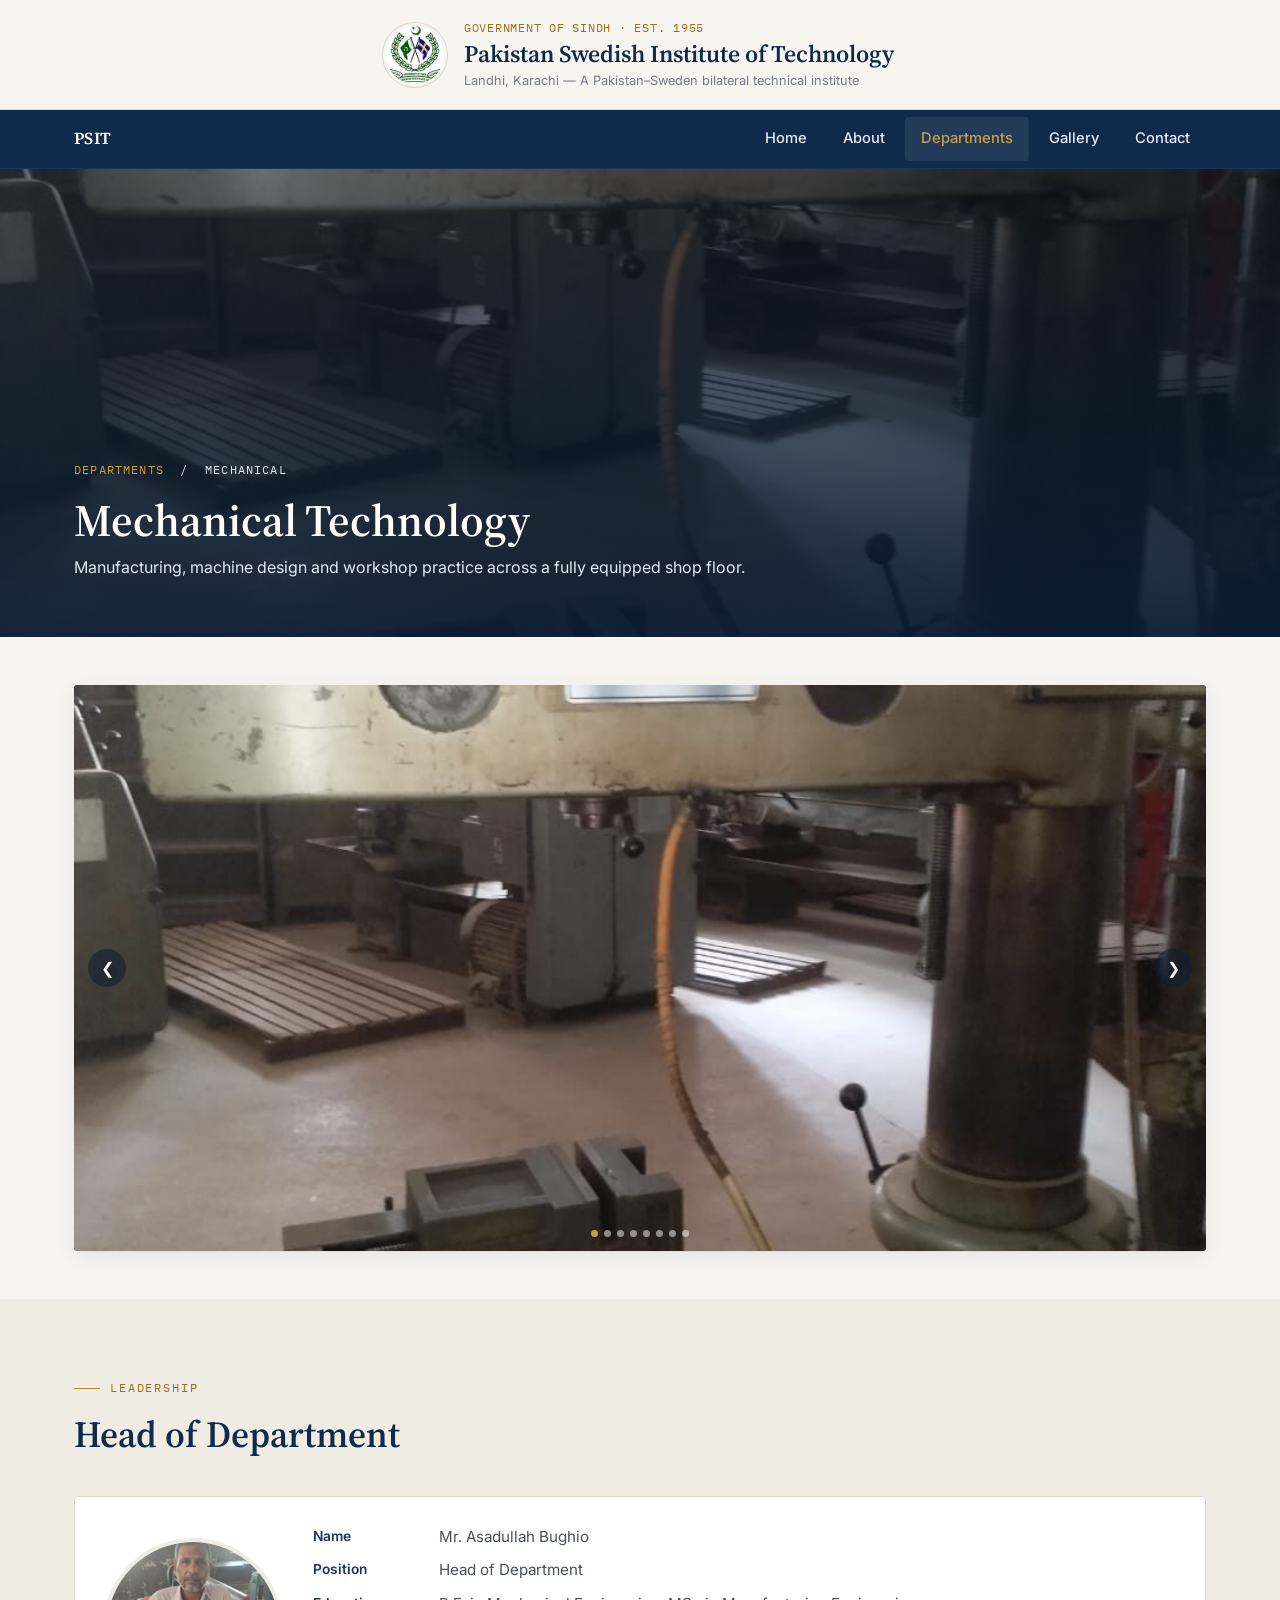
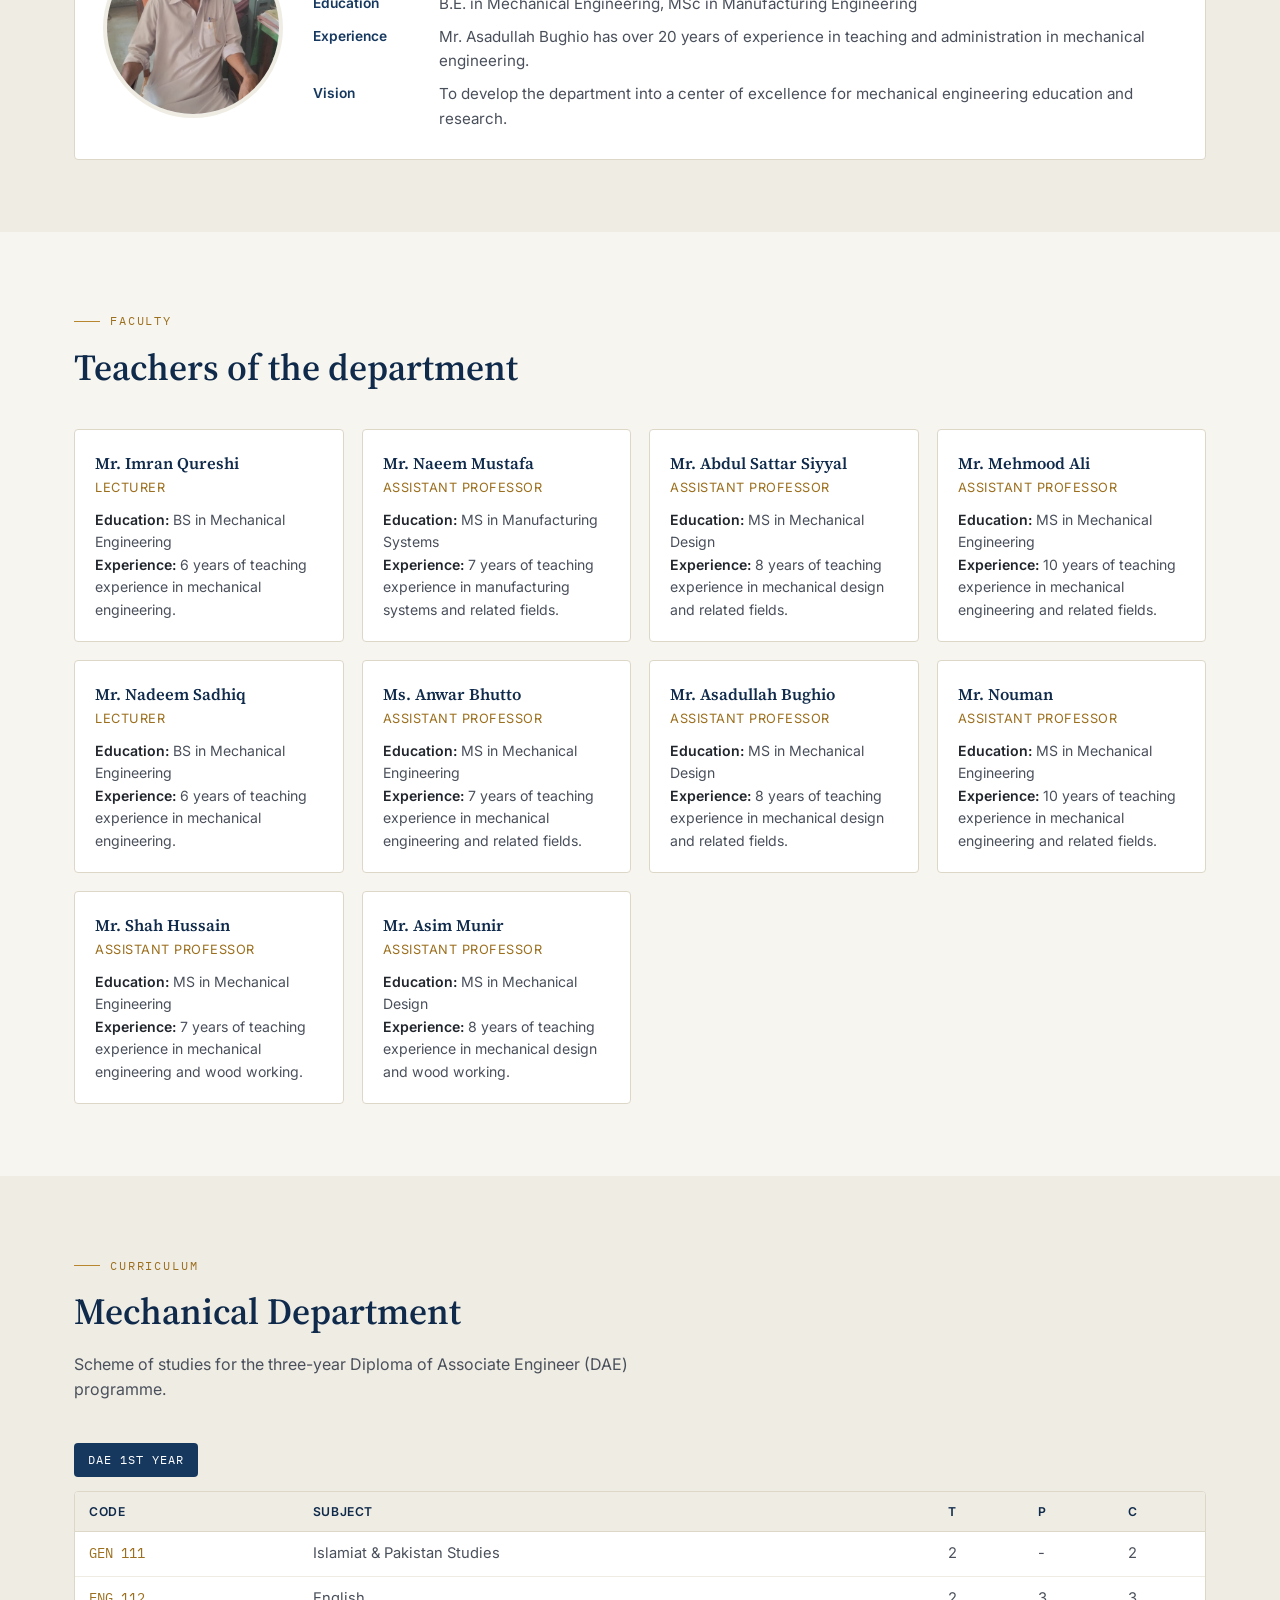
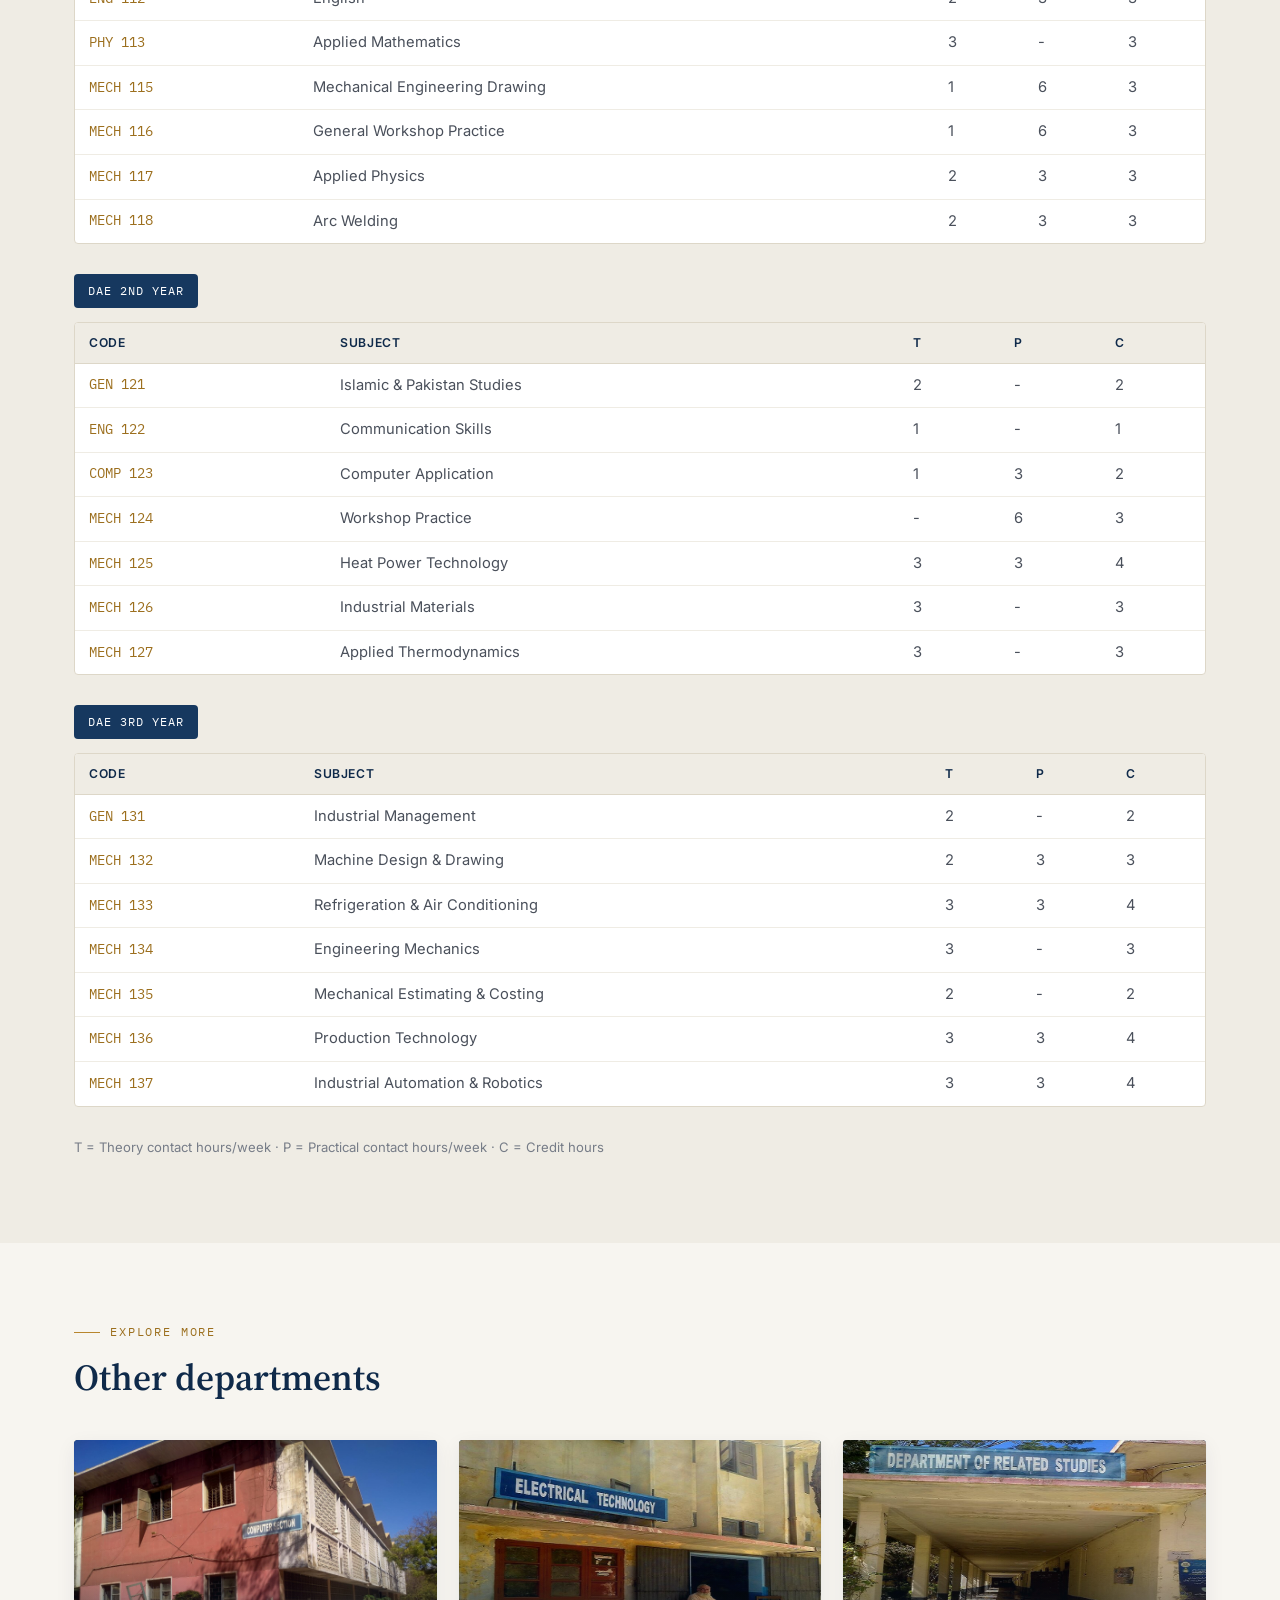
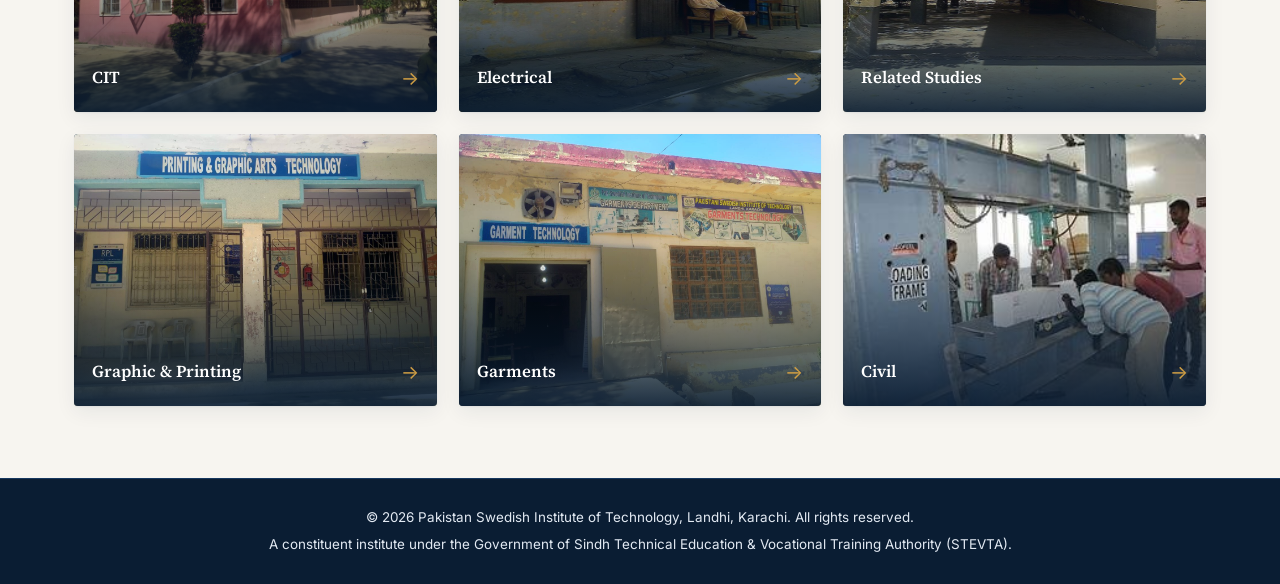
<file: departments/mechanical.html>
<!DOCTYPE html>
<html lang="en">
<head>
<meta charset="UTF-8">
<meta name="viewport" content="width=device-width, initial-scale=1.0">
<title>Mechanical Technology — PSIT Karachi</title>
<meta name="description" content="The Mechanical Technology department at Pakistan Swedish Institute of Technology, Karachi — head of department, faculty and the three-year DAE scheme of studies.">
<link rel="icon" href="../assets/img/logo.jpg">
<link rel="preconnect" href="https://fonts.googleapis.com">
<link rel="preconnect" href="https://fonts.gstatic.com" crossorigin>
<link href="https://fonts.googleapis.com/css2?family=Source+Serif+4:opsz,wght@8..60,500;8..60,600;8..60,700&family=Inter:wght@400;500;600;700&family=IBM+Plex+Mono:wght@500&display=swap" rel="stylesheet">
<link rel="stylesheet" href="../assets/css/style.css">
</head>
<body>
<a class="skip-link" href="#main">Skip to content</a>
<div class="masthead">
  <div class="masthead-inner">
    <img class="masthead-crest" src="../assets/img/logo.jpg" alt="PSIT crest — crossed flags of Pakistan and Sweden">
    <div class="masthead-text">
      <div class="urdu-line">Government of Sindh &middot; Est. 1955</div>
      <h1>Pakistan Swedish Institute of Technology</h1>
      <div class="sub">Landhi, Karachi — A Pakistan&ndash;Sweden bilateral technical institute</div>
    </div>
  </div>
</div>
<nav class="navbar" aria-label="Primary">
  <div class="navbar-inner">
    <a class="navbar-brand" href="../index.html">PSIT</a>
    <button class="nav-toggle" type="button" aria-label="Toggle navigation" aria-expanded="false">&#9776;</button>
    <ul class="navbar-links">
      <li><a href="../index.html" class="">Home</a></li>
      <li><a href="../index.html#about" class="">About</a></li>
      <li><a href="../index.html#departments" class="active">Departments</a></li>
      <li><a href="../index.html#gallery" class="">Gallery</a></li>
      <li><a href="../index.html#contact" class="">Contact</a></li>
    </ul>
  </div>
</nav>

<main id="main">

  <!-- ============ DEPARTMENT HERO ============ -->
  <section class="dept-hero">
    <div class="dept-hero-slides">
      <div class="dept-hero-slide active"><img src="../assets/img/dept/mechanical-pic1.jpg" alt=""></div>
      <div class="dept-hero-slide"><img src="../assets/img/dept/mechanical-pic2.jpg" alt=""></div>
      <div class="dept-hero-slide"><img src="../assets/img/dept/mechanical-pic3.jpg" alt=""></div>
      <div class="dept-hero-slide"><img src="../assets/img/dept/mechanical-pic4.jpg" alt=""></div>
      <div class="dept-hero-slide"><img src="../assets/img/dept/mechanical-pic5.jpg" alt=""></div>
      <div class="dept-hero-slide"><img src="../assets/img/dept/mechanical-pic6.jpg" alt=""></div>
      <div class="dept-hero-slide"><img src="../assets/img/dept/mechanical-pic7.jpg" alt=""></div>
      <div class="dept-hero-slide"><img src="../assets/img/dept/mechanical-pic8.jpg" alt=""></div>
    </div>
    <div class="dept-hero-content">
      <div class="dept-breadcrumb"><a href="../index.html#departments">Departments</a> &nbsp;/&nbsp; Mechanical</div>
      <h1>Mechanical Technology</h1>
      <p class="full-title">Manufacturing, machine design and workshop practice across a fully equipped shop floor.</p>
    </div>
  </section>

  <!-- ============ PHOTO STRIP ============ -->
  <section class="section section-paper" style="padding-top:48px;padding-bottom:48px;">
    <div class="wrap">
      <div class="strip">
        <div class="strip-track">
          <div class="strip-slide active"><img src="../assets/img/dept/mechanical-pic1.jpg" alt="Mechanical Technology — campus photograph 1"></div>
          <div class="strip-slide"><img src="../assets/img/dept/mechanical-pic2.jpg" alt="Mechanical Technology — campus photograph 2"></div>
          <div class="strip-slide"><img src="../assets/img/dept/mechanical-pic3.jpg" alt="Mechanical Technology — campus photograph 3"></div>
          <div class="strip-slide"><img src="../assets/img/dept/mechanical-pic4.jpg" alt="Mechanical Technology — campus photograph 4"></div>
          <div class="strip-slide"><img src="../assets/img/dept/mechanical-pic5.jpg" alt="Mechanical Technology — campus photograph 5"></div>
          <div class="strip-slide"><img src="../assets/img/dept/mechanical-pic6.jpg" alt="Mechanical Technology — campus photograph 6"></div>
          <div class="strip-slide"><img src="../assets/img/dept/mechanical-pic7.jpg" alt="Mechanical Technology — campus photograph 7"></div>
          <div class="strip-slide"><img src="../assets/img/dept/mechanical-pic8.jpg" alt="Mechanical Technology — campus photograph 8"></div>
        </div>
        <button class="strip-nav strip-prev" type="button" aria-label="Previous photo">&#10094;</button>
        <button class="strip-nav strip-next" type="button" aria-label="Next photo">&#10095;</button>
        <div class="strip-dots"></div>
      </div>
    </div>
  </section>

  <!-- ============ HEAD OF DEPARTMENT ============ -->
  <section class="section section-dim">
    <div class="wrap">
      <div class="section-head">
        <div class="eyebrow">Leadership</div>
        <h2>Head of Department</h2>
      </div>
      <div class="hod-card">
        <img src="../assets/img/dept/mechanical-head.jpg" alt="Mr. Asadullah Bughio, Head of Mechanical Department">
        <dl>
          <dt>Name</dt><dd>Mr. Asadullah Bughio</dd>
          <dt>Position</dt><dd>Head of Department</dd>
<dt>Education</dt><dd>B.E. in Mechanical Engineering, MSc in Manufacturing Engineering</dd><dt>Experience</dt><dd>Mr. Asadullah Bughio has over 20 years of experience in teaching and administration in mechanical engineering.</dd><dt>Vision</dt><dd>To develop the department into a center of excellence for mechanical engineering education and research.</dd>        </dl>
      </div>
    </div>
  </section>

  <!-- ============ FACULTY ============ -->
  <section class="section section-paper">
    <div class="wrap">
      <div class="section-head">
        <div class="eyebrow">Faculty</div>
        <h2>Teachers of the department</h2>
      </div>
      <div class="faculty-grid">
        <div class="faculty-card">
          <div class="name">Mr. Imran Qureshi</div>
          <div class="role">Lecturer</div>
          <dl>
<div><dt>Education:</dt> <dd>BS in Mechanical Engineering</dd></div><div><dt>Experience:</dt> <dd>6 years of teaching experience in mechanical engineering.</dd></div>          </dl>
        </div>
        <div class="faculty-card">
          <div class="name">Mr. Naeem Mustafa</div>
          <div class="role">Assistant Professor</div>
          <dl>
<div><dt>Education:</dt> <dd>MS in Manufacturing Systems</dd></div><div><dt>Experience:</dt> <dd>7 years of teaching experience in manufacturing systems and related fields.</dd></div>          </dl>
        </div>
        <div class="faculty-card">
          <div class="name">Mr. Abdul Sattar Siyyal</div>
          <div class="role">Assistant Professor</div>
          <dl>
<div><dt>Education:</dt> <dd>MS in Mechanical Design</dd></div><div><dt>Experience:</dt> <dd>8 years of teaching experience in mechanical design and related fields.</dd></div>          </dl>
        </div>
        <div class="faculty-card">
          <div class="name">Mr. Mehmood Ali</div>
          <div class="role">Assistant Professor</div>
          <dl>
<div><dt>Education:</dt> <dd>MS in Mechanical Engineering</dd></div><div><dt>Experience:</dt> <dd>10 years of teaching experience in mechanical engineering and related fields.</dd></div>          </dl>
        </div>
        <div class="faculty-card">
          <div class="name">Mr. Nadeem Sadhiq</div>
          <div class="role">Lecturer</div>
          <dl>
<div><dt>Education:</dt> <dd>BS in Mechanical Engineering</dd></div><div><dt>Experience:</dt> <dd>6 years of teaching experience in mechanical engineering.</dd></div>          </dl>
        </div>
        <div class="faculty-card">
          <div class="name">Ms. Anwar Bhutto</div>
          <div class="role">Assistant Professor</div>
          <dl>
<div><dt>Education:</dt> <dd>MS in Mechanical Engineering</dd></div><div><dt>Experience:</dt> <dd>7 years of teaching experience in mechanical engineering and related fields.</dd></div>          </dl>
        </div>
        <div class="faculty-card">
          <div class="name">Mr. Asadullah Bughio</div>
          <div class="role">Assistant Professor</div>
          <dl>
<div><dt>Education:</dt> <dd>MS in Mechanical Design</dd></div><div><dt>Experience:</dt> <dd>8 years of teaching experience in mechanical design and related fields.</dd></div>          </dl>
        </div>
        <div class="faculty-card">
          <div class="name">Mr. Nouman</div>
          <div class="role">Assistant Professor</div>
          <dl>
<div><dt>Education:</dt> <dd>MS in Mechanical Engineering</dd></div><div><dt>Experience:</dt> <dd>10 years of teaching experience in mechanical engineering and related fields.</dd></div>          </dl>
        </div>
        <div class="faculty-card">
          <div class="name">Mr. Shah Hussain</div>
          <div class="role">Assistant Professor</div>
          <dl>
<div><dt>Education:</dt> <dd>MS in Mechanical Engineering</dd></div><div><dt>Experience:</dt> <dd>7 years of teaching experience in mechanical engineering and wood working.</dd></div>          </dl>
        </div>
        <div class="faculty-card">
          <div class="name">Mr. Asim Munir</div>
          <div class="role">Assistant Professor</div>
          <dl>
<div><dt>Education:</dt> <dd>MS in Mechanical Design</dd></div><div><dt>Experience:</dt> <dd>8 years of teaching experience in mechanical design and wood working.</dd></div>          </dl>
        </div>
      </div>
    </div>
  </section>

  <!-- ============ SCHEME OF STUDIES ============ -->
  <section class="section section-dim">
    <div class="wrap">
      <div class="section-head">
        <div class="eyebrow">Curriculum</div>
        <h2>Mechanical Department</h2>
        <p>Scheme of studies for the three-year Diploma of Associate Engineer (DAE) programme.</p>
      </div>

      <div class="scheme-block">
        <div class="scheme-year">DAE 1st Year</div>
        <div class="scheme-table-wrap">
          <table class="scheme-table">
            <thead>
              <tr><th>Code</th><th>Subject</th><th>T</th><th>P</th><th>C</th></tr>
            </thead>
            <tbody>
              <tr>
                <td>GEN 111</td><td>Islamiat & Pakistan Studies</td><td>2</td><td>-</td><td>2</td>
              </tr>
              <tr>
                <td>ENG 112</td><td>English</td><td>2</td><td>3</td><td>3</td>
              </tr>
              <tr>
                <td>PHY 113</td><td>Applied Mathematics</td><td>3</td><td>-</td><td>3</td>
              </tr>
              <tr>
                <td>MECH 115</td><td>Mechanical Engineering Drawing</td><td>1</td><td>6</td><td>3</td>
              </tr>
              <tr>
                <td>MECH 116</td><td>General Workshop Practice</td><td>1</td><td>6</td><td>3</td>
              </tr>
              <tr>
                <td>MECH 117</td><td>Applied Physics</td><td>2</td><td>3</td><td>3</td>
              </tr>
              <tr>
                <td>MECH 118</td><td>Arc Welding</td><td>2</td><td>3</td><td>3</td>
              </tr>
            </tbody>
          </table>
        </div>
      </div>
      <div class="scheme-block">
        <div class="scheme-year">DAE 2nd Year</div>
        <div class="scheme-table-wrap">
          <table class="scheme-table">
            <thead>
              <tr><th>Code</th><th>Subject</th><th>T</th><th>P</th><th>C</th></tr>
            </thead>
            <tbody>
              <tr>
                <td>GEN 121</td><td>Islamic & Pakistan Studies</td><td>2</td><td>-</td><td>2</td>
              </tr>
              <tr>
                <td>ENG 122</td><td>Communication Skills</td><td>1</td><td>-</td><td>1</td>
              </tr>
              <tr>
                <td>COMP 123</td><td>Computer Application</td><td>1</td><td>3</td><td>2</td>
              </tr>
              <tr>
                <td>MECH 124</td><td>Workshop Practice</td><td>-</td><td>6</td><td>3</td>
              </tr>
              <tr>
                <td>MECH 125</td><td>Heat Power Technology</td><td>3</td><td>3</td><td>4</td>
              </tr>
              <tr>
                <td>MECH 126</td><td>Industrial Materials</td><td>3</td><td>-</td><td>3</td>
              </tr>
              <tr>
                <td>MECH 127</td><td>Applied Thermodynamics</td><td>3</td><td>-</td><td>3</td>
              </tr>
            </tbody>
          </table>
        </div>
      </div>
      <div class="scheme-block">
        <div class="scheme-year">DAE 3rd Year</div>
        <div class="scheme-table-wrap">
          <table class="scheme-table">
            <thead>
              <tr><th>Code</th><th>Subject</th><th>T</th><th>P</th><th>C</th></tr>
            </thead>
            <tbody>
              <tr>
                <td>GEN 131</td><td>Industrial Management</td><td>2</td><td>-</td><td>2</td>
              </tr>
              <tr>
                <td>MECH 132</td><td>Machine Design & Drawing</td><td>2</td><td>3</td><td>3</td>
              </tr>
              <tr>
                <td>MECH 133</td><td>Refrigeration & Air Conditioning</td><td>3</td><td>3</td><td>4</td>
              </tr>
              <tr>
                <td>MECH 134</td><td>Engineering Mechanics</td><td>3</td><td>-</td><td>3</td>
              </tr>
              <tr>
                <td>MECH 135</td><td>Mechanical Estimating & Costing</td><td>2</td><td>-</td><td>2</td>
              </tr>
              <tr>
                <td>MECH 136</td><td>Production Technology</td><td>3</td><td>3</td><td>4</td>
              </tr>
              <tr>
                <td>MECH 137</td><td>Industrial Automation & Robotics</td><td>3</td><td>3</td><td>4</td>
              </tr>
            </tbody>
          </table>
        </div>
      </div>
      <p class="scheme-legend">T = Theory contact hours/week &middot; P = Practical contact hours/week &middot; C = Credit hours</p>
    </div>
  </section>

  <!-- ============ OTHER DEPARTMENTS ============ -->
  <section class="section section-paper">
    <div class="wrap">
      <div class="section-head">
        <div class="eyebrow">Explore more</div>
        <h2>Other departments</h2>
      </div>
      <div class="dept-grid">
        <a class="dept-card" href="cit.html">
          <img src="../assets/img/cit.jpg" alt="Computer Information Technology" loading="lazy">
          <div class="dept-card-label">
            <span class="name">CIT</span>
            <span class="arrow">&rarr;</span>
          </div>
        </a>
        <a class="dept-card" href="electrical.html">
          <img src="../assets/img/electrical.jpg" alt="Electrical Technology" loading="lazy">
          <div class="dept-card-label">
            <span class="name">Electrical</span>
            <span class="arrow">&rarr;</span>
          </div>
        </a>
        <a class="dept-card" href="related-studies.html">
          <img src="../assets/img/releated.jpg" alt="Related / General Studies" loading="lazy">
          <div class="dept-card-label">
            <span class="name">Related Studies</span>
            <span class="arrow">&rarr;</span>
          </div>
        </a>
        <a class="dept-card" href="graphic-and-printing.html">
          <img src="../assets/img/printing.jpg" alt="Graphic & Printing Technology" loading="lazy">
          <div class="dept-card-label">
            <span class="name">Graphic & Printing</span>
            <span class="arrow">&rarr;</span>
          </div>
        </a>
        <a class="dept-card" href="garments.html">
          <img src="../assets/img/garment.jpg" alt="Garments Technology" loading="lazy">
          <div class="dept-card-label">
            <span class="name">Garments</span>
            <span class="arrow">&rarr;</span>
          </div>
        </a>
        <a class="dept-card" href="civil.html">
          <img src="../assets/img/dept/civil-pic1.jpg" alt="Civil Engineering Technology" loading="lazy">
          <div class="dept-card-label">
            <span class="name">Civil</span>
            <span class="arrow">&rarr;</span>
          </div>
        </a>
      </div>
    </div>
  </section>

</main>

<footer class="site-footer">
  <div class="wrap footer-inner">
    <div>&copy; 2026 Pakistan Swedish Institute of Technology, Landhi, Karachi. All rights reserved.</div>
    <div>A constituent institute under the Government of Sindh Technical Education &amp; Vocational Training Authority (STEVTA).</div>
  </div>
</footer>
<script src="../assets/js/site.js"></script>
</body>
</html>
</file>
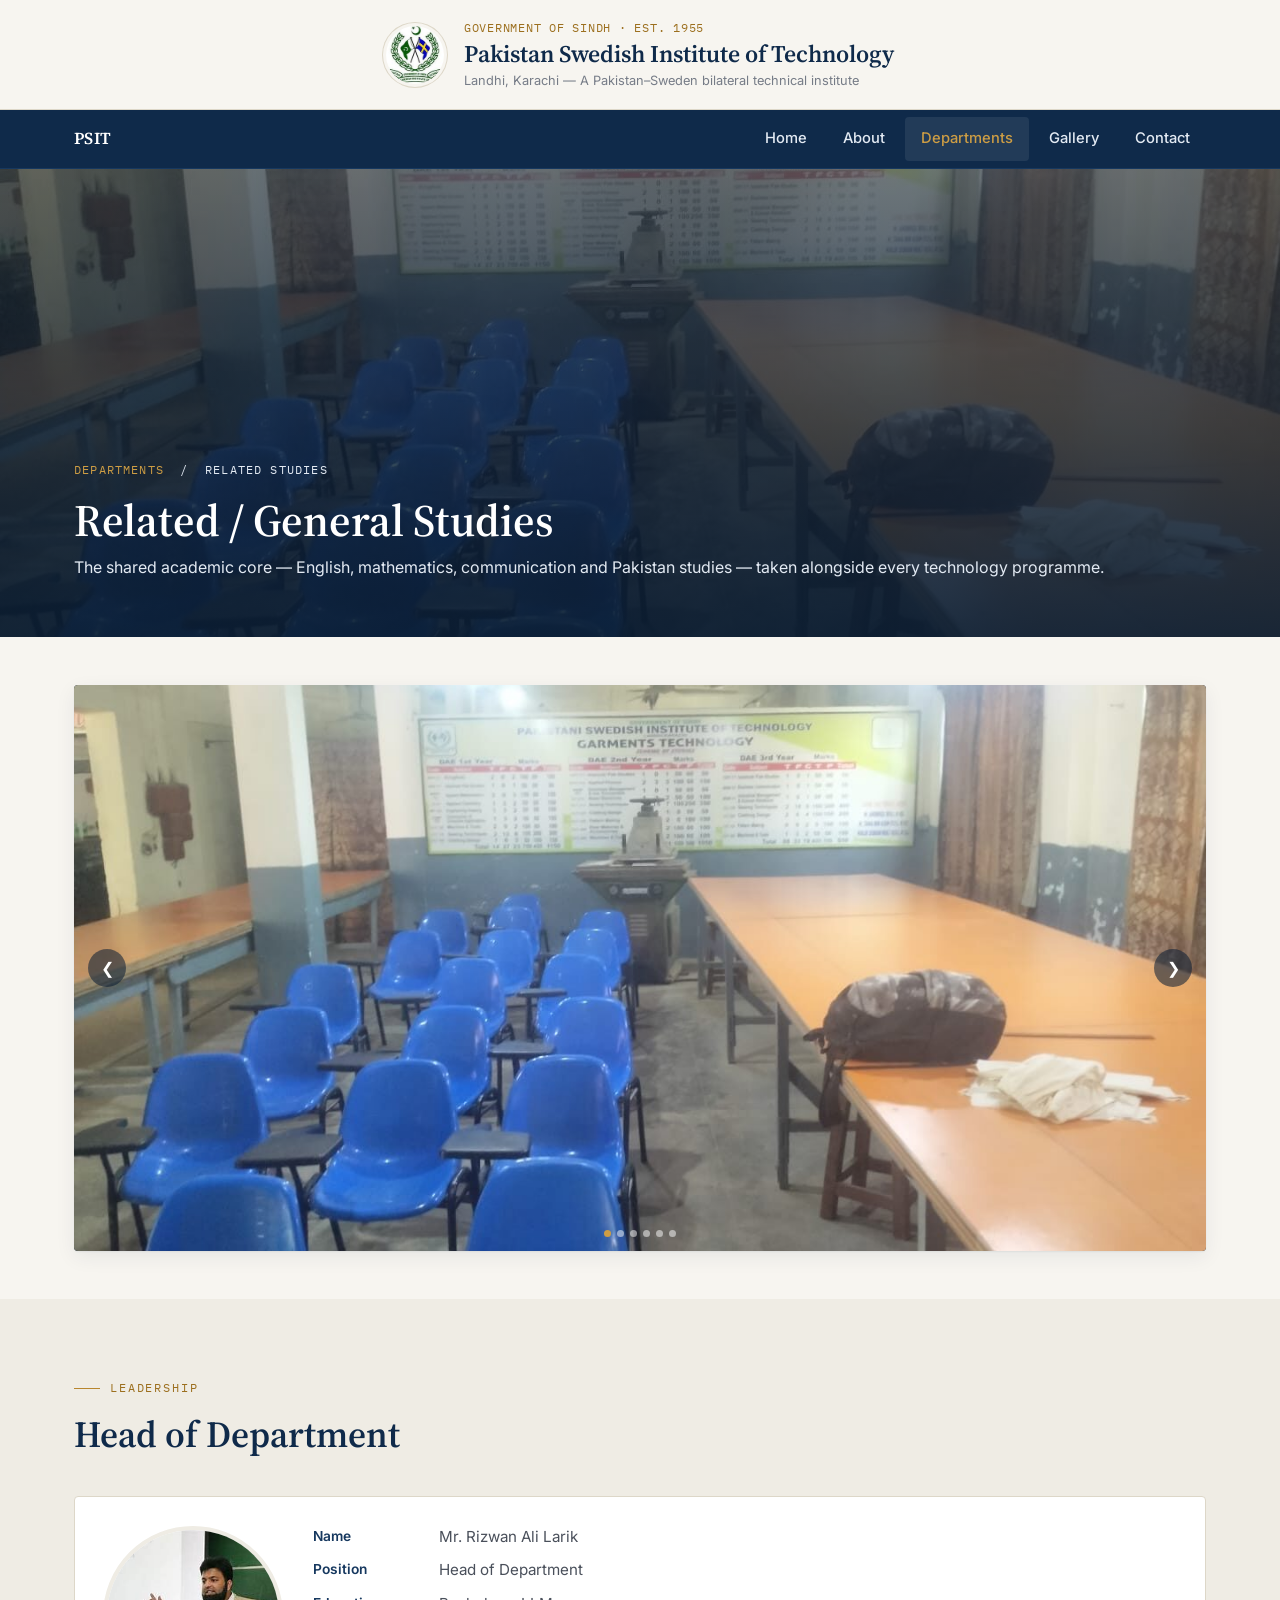
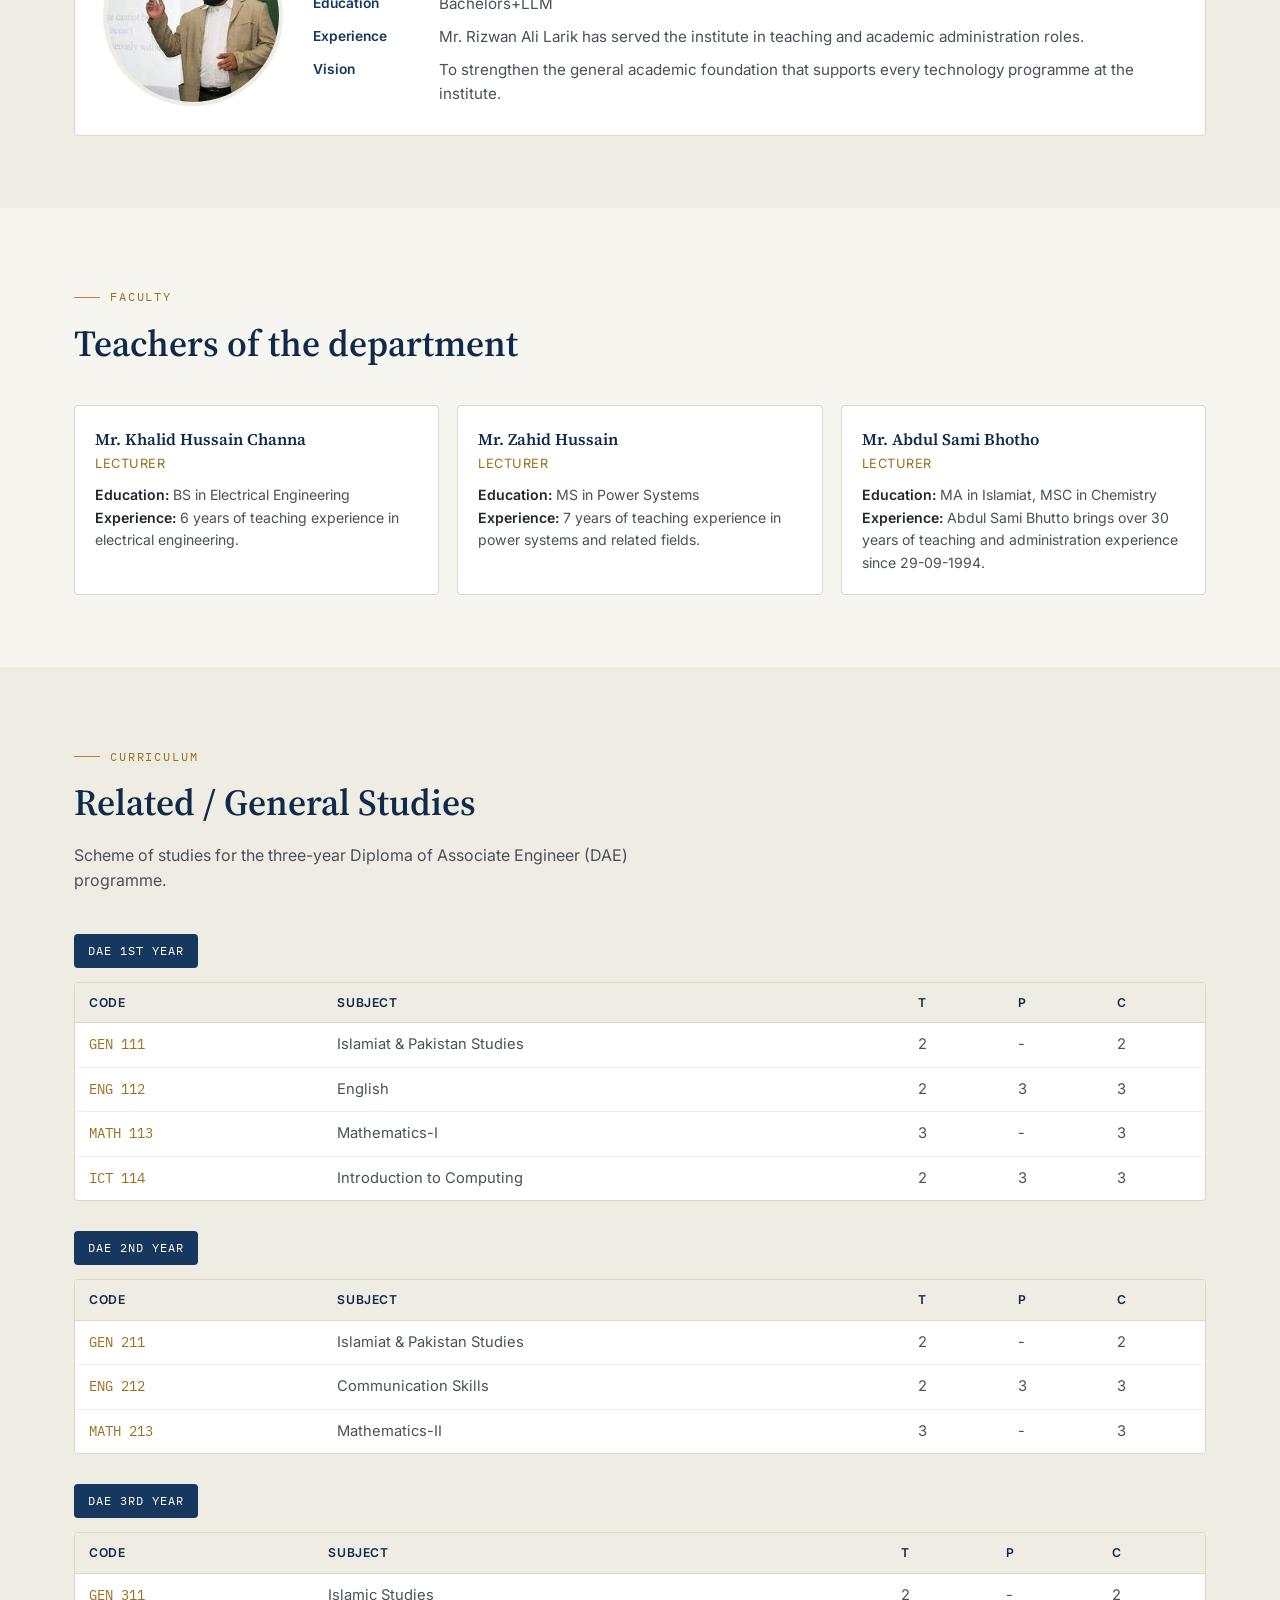
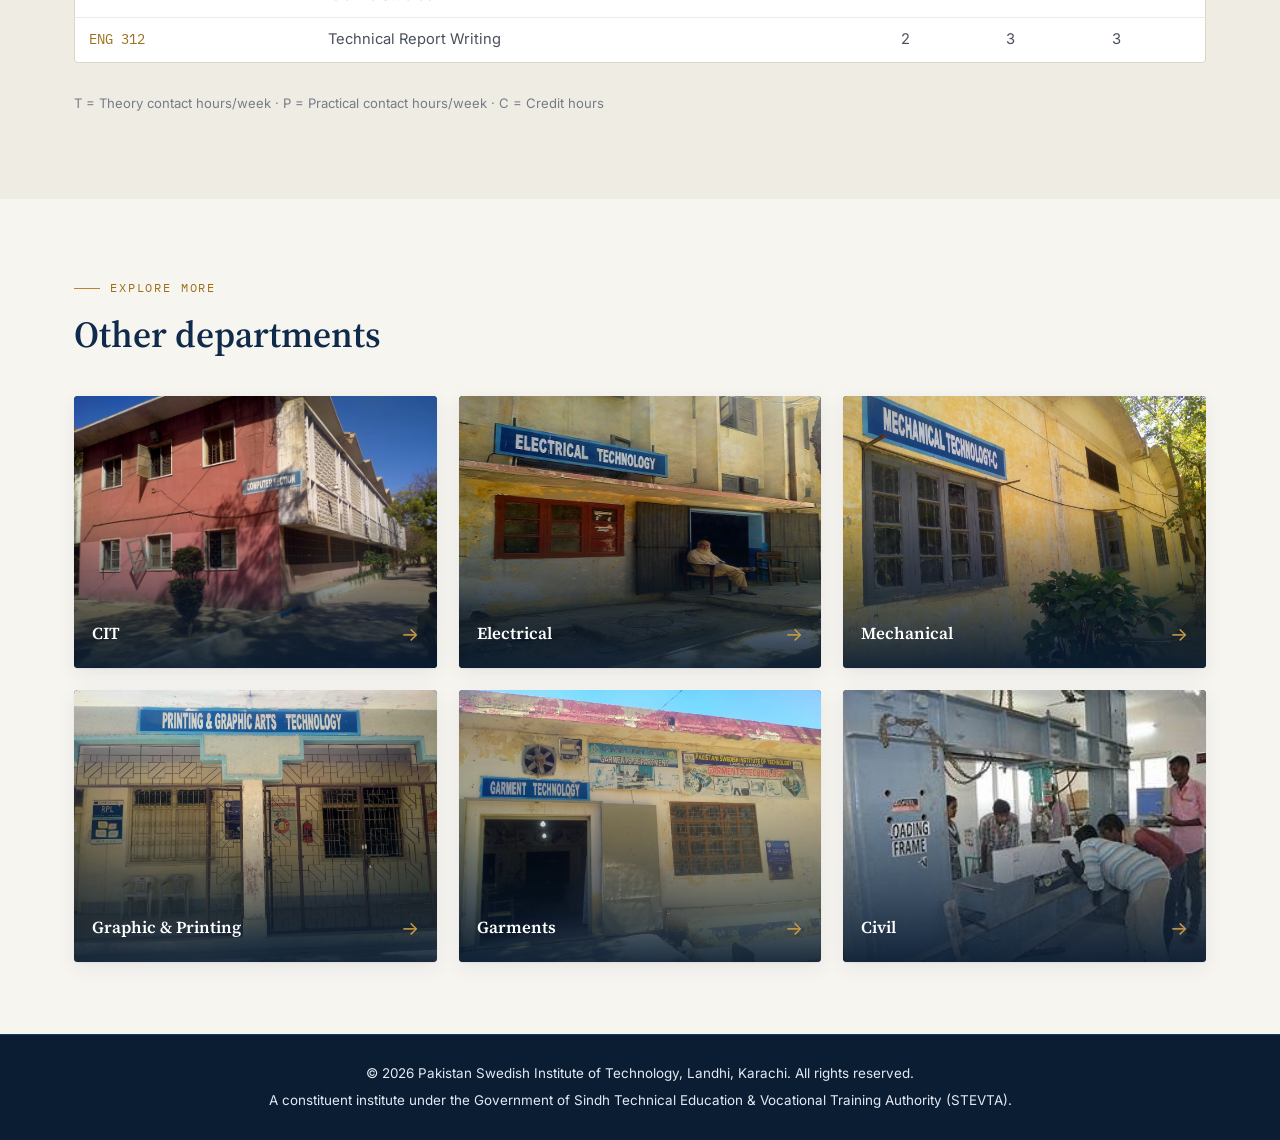
<file: departments/related-studies.html>
<!DOCTYPE html>
<html lang="en">
<head>
<meta charset="UTF-8">
<meta name="viewport" content="width=device-width, initial-scale=1.0">
<title>Related / General Studies — PSIT Karachi</title>
<meta name="description" content="The Related / General Studies department at Pakistan Swedish Institute of Technology, Karachi — head of department, faculty and the three-year DAE scheme of studies.">
<link rel="icon" href="../assets/img/logo.jpg">
<link rel="preconnect" href="https://fonts.googleapis.com">
<link rel="preconnect" href="https://fonts.gstatic.com" crossorigin>
<link href="https://fonts.googleapis.com/css2?family=Source+Serif+4:opsz,wght@8..60,500;8..60,600;8..60,700&family=Inter:wght@400;500;600;700&family=IBM+Plex+Mono:wght@500&display=swap" rel="stylesheet">
<link rel="stylesheet" href="../assets/css/style.css">
</head>
<body>
<a class="skip-link" href="#main">Skip to content</a>
<div class="masthead">
  <div class="masthead-inner">
    <img class="masthead-crest" src="../assets/img/logo.jpg" alt="PSIT crest — crossed flags of Pakistan and Sweden">
    <div class="masthead-text">
      <div class="urdu-line">Government of Sindh &middot; Est. 1955</div>
      <h1>Pakistan Swedish Institute of Technology</h1>
      <div class="sub">Landhi, Karachi — A Pakistan&ndash;Sweden bilateral technical institute</div>
    </div>
  </div>
</div>
<nav class="navbar" aria-label="Primary">
  <div class="navbar-inner">
    <a class="navbar-brand" href="../index.html">PSIT</a>
    <button class="nav-toggle" type="button" aria-label="Toggle navigation" aria-expanded="false">&#9776;</button>
    <ul class="navbar-links">
      <li><a href="../index.html" class="">Home</a></li>
      <li><a href="../index.html#about" class="">About</a></li>
      <li><a href="../index.html#departments" class="active">Departments</a></li>
      <li><a href="../index.html#gallery" class="">Gallery</a></li>
      <li><a href="../index.html#contact" class="">Contact</a></li>
    </ul>
  </div>
</nav>

<main id="main">

  <!-- ============ DEPARTMENT HERO ============ -->
  <section class="dept-hero">
    <div class="dept-hero-slides">
      <div class="dept-hero-slide active"><img src="../assets/img/dept/related-pic1.jpg" alt=""></div>
      <div class="dept-hero-slide"><img src="../assets/img/dept/related-pic2.jpg" alt=""></div>
      <div class="dept-hero-slide"><img src="../assets/img/dept/related-pic3.jpg" alt=""></div>
      <div class="dept-hero-slide"><img src="../assets/img/dept/related-pic4.jpg" alt=""></div>
      <div class="dept-hero-slide"><img src="../assets/img/dept/related-pic5.jpg" alt=""></div>
      <div class="dept-hero-slide"><img src="../assets/img/dept/related-pic6.jpg" alt=""></div>
    </div>
    <div class="dept-hero-content">
      <div class="dept-breadcrumb"><a href="../index.html#departments">Departments</a> &nbsp;/&nbsp; Related Studies</div>
      <h1>Related / General Studies</h1>
      <p class="full-title">The shared academic core — English, mathematics, communication and Pakistan studies — taken alongside every technology programme.</p>
    </div>
  </section>

  <!-- ============ PHOTO STRIP ============ -->
  <section class="section section-paper" style="padding-top:48px;padding-bottom:48px;">
    <div class="wrap">
      <div class="strip">
        <div class="strip-track">
          <div class="strip-slide active"><img src="../assets/img/dept/related-pic1.jpg" alt="Related / General Studies — campus photograph 1"></div>
          <div class="strip-slide"><img src="../assets/img/dept/related-pic2.jpg" alt="Related / General Studies — campus photograph 2"></div>
          <div class="strip-slide"><img src="../assets/img/dept/related-pic3.jpg" alt="Related / General Studies — campus photograph 3"></div>
          <div class="strip-slide"><img src="../assets/img/dept/related-pic4.jpg" alt="Related / General Studies — campus photograph 4"></div>
          <div class="strip-slide"><img src="../assets/img/dept/related-pic5.jpg" alt="Related / General Studies — campus photograph 5"></div>
          <div class="strip-slide"><img src="../assets/img/dept/related-pic6.jpg" alt="Related / General Studies — campus photograph 6"></div>
        </div>
        <button class="strip-nav strip-prev" type="button" aria-label="Previous photo">&#10094;</button>
        <button class="strip-nav strip-next" type="button" aria-label="Next photo">&#10095;</button>
        <div class="strip-dots"></div>
      </div>
    </div>
  </section>

  <!-- ============ HEAD OF DEPARTMENT ============ -->
  <section class="section section-dim">
    <div class="wrap">
      <div class="section-head">
        <div class="eyebrow">Leadership</div>
        <h2>Head of Department</h2>
      </div>
      <div class="hod-card">
        <img src="../assets/img/dept/related-head.jpg" alt="Mr. Rizwan Ali Larik, Head of Related Studies Department">
        <dl>
          <dt>Name</dt><dd>Mr. Rizwan Ali Larik</dd>
          <dt>Position</dt><dd>Head of Department</dd>
<dt>Education</dt><dd>Bachelors+LLM</dd><dt>Experience</dt><dd>Mr. Rizwan Ali Larik has served the institute in teaching and academic administration roles.</dd><dt>Vision</dt><dd>To strengthen the general academic foundation that supports every technology programme at the institute.</dd>        </dl>
      </div>
    </div>
  </section>

  <!-- ============ FACULTY ============ -->
  <section class="section section-paper">
    <div class="wrap">
      <div class="section-head">
        <div class="eyebrow">Faculty</div>
        <h2>Teachers of the department</h2>
      </div>
      <div class="faculty-grid">
        <div class="faculty-card">
          <div class="name">Mr. Khalid Hussain Channa</div>
          <div class="role">Lecturer</div>
          <dl>
<div><dt>Education:</dt> <dd>BS in Electrical Engineering</dd></div><div><dt>Experience:</dt> <dd>6 years of teaching experience in electrical engineering.</dd></div>          </dl>
        </div>
        <div class="faculty-card">
          <div class="name">Mr. Zahid Hussain</div>
          <div class="role">Lecturer</div>
          <dl>
<div><dt>Education:</dt> <dd>MS in Power Systems</dd></div><div><dt>Experience:</dt> <dd>7 years of teaching experience in power systems and related fields.</dd></div>          </dl>
        </div>
        <div class="faculty-card">
          <div class="name">Mr. Abdul Sami Bhotho</div>
          <div class="role">Lecturer</div>
          <dl>
<div><dt>Education:</dt> <dd>MA in Islamiat, MSC in Chemistry</dd></div><div><dt>Experience:</dt> <dd>Abdul Sami Bhutto brings over 30 years of teaching and administration experience since 29-09-1994.</dd></div>          </dl>
        </div>
      </div>
    </div>
  </section>

  <!-- ============ SCHEME OF STUDIES ============ -->
  <section class="section section-dim">
    <div class="wrap">
      <div class="section-head">
        <div class="eyebrow">Curriculum</div>
        <h2>Related / General Studies</h2>
        <p>Scheme of studies for the three-year Diploma of Associate Engineer (DAE) programme.</p>
      </div>

      <div class="scheme-block">
        <div class="scheme-year">DAE 1st Year</div>
        <div class="scheme-table-wrap">
          <table class="scheme-table">
            <thead>
              <tr><th>Code</th><th>Subject</th><th>T</th><th>P</th><th>C</th></tr>
            </thead>
            <tbody>
              <tr>
                <td>GEN 111</td><td>Islamiat & Pakistan Studies</td><td>2</td><td>-</td><td>2</td>
              </tr>
              <tr>
                <td>ENG 112</td><td>English</td><td>2</td><td>3</td><td>3</td>
              </tr>
              <tr>
                <td>MATH 113</td><td>Mathematics-I</td><td>3</td><td>-</td><td>3</td>
              </tr>
              <tr>
                <td>ICT 114</td><td>Introduction to Computing</td><td>2</td><td>3</td><td>3</td>
              </tr>
            </tbody>
          </table>
        </div>
      </div>
      <div class="scheme-block">
        <div class="scheme-year">DAE 2nd Year</div>
        <div class="scheme-table-wrap">
          <table class="scheme-table">
            <thead>
              <tr><th>Code</th><th>Subject</th><th>T</th><th>P</th><th>C</th></tr>
            </thead>
            <tbody>
              <tr>
                <td>GEN 211</td><td>Islamiat & Pakistan Studies</td><td>2</td><td>-</td><td>2</td>
              </tr>
              <tr>
                <td>ENG 212</td><td>Communication Skills</td><td>2</td><td>3</td><td>3</td>
              </tr>
              <tr>
                <td>MATH 213</td><td>Mathematics-II</td><td>3</td><td>-</td><td>3</td>
              </tr>
            </tbody>
          </table>
        </div>
      </div>
      <div class="scheme-block">
        <div class="scheme-year">DAE 3rd Year</div>
        <div class="scheme-table-wrap">
          <table class="scheme-table">
            <thead>
              <tr><th>Code</th><th>Subject</th><th>T</th><th>P</th><th>C</th></tr>
            </thead>
            <tbody>
              <tr>
                <td>GEN 311</td><td>Islamic Studies</td><td>2</td><td>-</td><td>2</td>
              </tr>
              <tr>
                <td>ENG 312</td><td>Technical Report Writing</td><td>2</td><td>3</td><td>3</td>
              </tr>
            </tbody>
          </table>
        </div>
      </div>
      <p class="scheme-legend">T = Theory contact hours/week &middot; P = Practical contact hours/week &middot; C = Credit hours</p>
    </div>
  </section>

  <!-- ============ OTHER DEPARTMENTS ============ -->
  <section class="section section-paper">
    <div class="wrap">
      <div class="section-head">
        <div class="eyebrow">Explore more</div>
        <h2>Other departments</h2>
      </div>
      <div class="dept-grid">
        <a class="dept-card" href="cit.html">
          <img src="../assets/img/cit.jpg" alt="Computer Information Technology" loading="lazy">
          <div class="dept-card-label">
            <span class="name">CIT</span>
            <span class="arrow">&rarr;</span>
          </div>
        </a>
        <a class="dept-card" href="electrical.html">
          <img src="../assets/img/electrical.jpg" alt="Electrical Technology" loading="lazy">
          <div class="dept-card-label">
            <span class="name">Electrical</span>
            <span class="arrow">&rarr;</span>
          </div>
        </a>
        <a class="dept-card" href="mechanical.html">
          <img src="../assets/img/mehcanical.jpg" alt="Mechanical Technology" loading="lazy">
          <div class="dept-card-label">
            <span class="name">Mechanical</span>
            <span class="arrow">&rarr;</span>
          </div>
        </a>
        <a class="dept-card" href="graphic-and-printing.html">
          <img src="../assets/img/printing.jpg" alt="Graphic & Printing Technology" loading="lazy">
          <div class="dept-card-label">
            <span class="name">Graphic & Printing</span>
            <span class="arrow">&rarr;</span>
          </div>
        </a>
        <a class="dept-card" href="garments.html">
          <img src="../assets/img/garment.jpg" alt="Garments Technology" loading="lazy">
          <div class="dept-card-label">
            <span class="name">Garments</span>
            <span class="arrow">&rarr;</span>
          </div>
        </a>
        <a class="dept-card" href="civil.html">
          <img src="../assets/img/dept/civil-pic1.jpg" alt="Civil Engineering Technology" loading="lazy">
          <div class="dept-card-label">
            <span class="name">Civil</span>
            <span class="arrow">&rarr;</span>
          </div>
        </a>
      </div>
    </div>
  </section>

</main>

<footer class="site-footer">
  <div class="wrap footer-inner">
    <div>&copy; 2026 Pakistan Swedish Institute of Technology, Landhi, Karachi. All rights reserved.</div>
    <div>A constituent institute under the Government of Sindh Technical Education &amp; Vocational Training Authority (STEVTA).</div>
  </div>
</footer>
<script src="../assets/js/site.js"></script>
</body>
</html>
</file>
<file: assets/css/style.css>
/* =========================================================
   PSIT — Pakistan Swedish Institute of Technology
   Stylesheet
   ========================================================= */

:root {
  /* Color tokens */
  --navy-950: #0a1d33;
  --navy-900: #0f2a4a;
  --navy-800: #16385f;
  --navy-700: #1f4a78;
  --navy-100: #e3eaf3;

  --brass-600: #9c6f1e;
  --brass-500: #b8862e;
  --brass-400: #cd9d44;
  --brass-100: #f4e9d4;

  --green-700: #2c5536;
  --green-600: #3c6e47;

  --paper: #f7f5f0;
  --paper-dim: #efece4;
  --ink: #20242b;
  --ink-soft: #4a505b;
  --ink-faint: #767c87;
  --line: #ddd7c8;
  --white: #ffffff;

  /* Type */
  --font-display: "Source Serif 4", "Lora", Georgia, serif;
  --font-body: "Inter", "Segoe UI", system-ui, sans-serif;
  --font-mono: "IBM Plex Mono", "Courier New", monospace;

  --container: 1180px;
  --radius: 4px;
  --shadow-card: 0 1px 2px rgba(15, 42, 74, 0.06), 0 6px 20px rgba(15, 42, 74, 0.07);
  --shadow-lift: 0 10px 30px rgba(15, 42, 74, 0.14);
}

/* ---------- Reset / base ---------- */
* { box-sizing: border-box; }
html { scroll-behavior: smooth; }

@media (prefers-reduced-motion: reduce) {
  html { scroll-behavior: auto; }
  *, *::before, *::after {
    animation-duration: 0.01ms !important;
    animation-iteration-count: 1 !important;
    transition-duration: 0.01ms !important;
    scroll-behavior: auto !important;
  }
}

body {
  margin: 0;
  font-family: var(--font-body);
  color: var(--ink);
  background: var(--paper);
  -webkit-font-smoothing: antialiased;
  line-height: 1.6;
}

img { max-width: 100%; display: block; }

a { color: inherit; text-decoration: none; }

h1, h2, h3, h4, h5 {
  font-family: var(--font-display);
  color: var(--navy-900);
  line-height: 1.2;
  margin: 0 0 0.5em;
  font-weight: 600;
}

p { margin: 0 0 1em; color: var(--ink-soft); }

:focus-visible {
  outline: 3px solid var(--brass-500);
  outline-offset: 2px;
}

.wrap {
  max-width: var(--container);
  margin: 0 auto;
  padding: 0 24px;
}

.section {
  padding: 72px 0;
}

@media (max-width: 720px) {
  .section { padding: 48px 0; }
}

.section-paper { background: var(--paper); }
.section-dim { background: var(--paper-dim); }
.section-navy {
  background: var(--navy-900);
  background-image: radial-gradient(ellipse at top right, var(--navy-800) 0%, var(--navy-900) 55%);
  color: var(--navy-100);
}
.section-navy h1, .section-navy h2, .section-navy h3 { color: var(--white); }
.section-navy p { color: var(--navy-100); }

.eyebrow {
  display: inline-flex;
  align-items: center;
  gap: 10px;
  font-family: var(--font-mono);
  font-size: 0.72rem;
  letter-spacing: 0.16em;
  text-transform: uppercase;
  color: var(--brass-600);
  margin-bottom: 14px;
}
.eyebrow::before {
  content: "";
  width: 26px;
  height: 1px;
  background: var(--brass-500);
}
.section-navy .eyebrow { color: var(--brass-400); }
.section-navy .eyebrow::before { background: var(--brass-400); }

.section-head {
  max-width: 640px;
  margin-bottom: 40px;
}
.section-head h2 {
  font-size: clamp(1.6rem, 1.2rem + 1.6vw, 2.3rem);
}
.section-head.center { margin-left: auto; margin-right: auto; text-align: center; }

/* ---------- Buttons ---------- */
.btn {
  display: inline-flex;
  align-items: center;
  gap: 8px;
  padding: 13px 26px;
  border-radius: var(--radius);
  font-family: var(--font-body);
  font-weight: 600;
  font-size: 0.95rem;
  border: 1.5px solid transparent;
  cursor: pointer;
  transition: background 0.18s ease, color 0.18s ease, border-color 0.18s ease, transform 0.18s ease;
}
.btn-brass {
  background: var(--brass-500);
  color: var(--navy-950);
}
.btn-brass:hover { background: var(--brass-400); transform: translateY(-1px); }

.btn-outline {
  background: transparent;
  border-color: rgba(255,255,255,0.5);
  color: var(--white);
}
.btn-outline:hover { background: rgba(255,255,255,0.1); }

.btn-navy-outline {
  background: transparent;
  border-color: var(--navy-700);
  color: var(--navy-800);
}
.btn-navy-outline:hover { background: var(--navy-900); color: var(--white); }

.btn-block { width: 100%; justify-content: center; }

/* ---------- Masthead (letterhead strip) ---------- */
.masthead {
  background: var(--paper);
  border-bottom: 1px solid var(--line);
}
.masthead-inner {
  display: flex;
  align-items: center;
  gap: 20px;
  padding: 18px 24px;
  max-width: var(--container);
  margin: 0 auto;
  flex-wrap: wrap;
  justify-content: center;
  text-align: center;
}
.masthead-crest {
  width: 58px;
  height: 58px;
  flex-shrink: 0;
  border-radius: 50%;
  object-fit: cover;
  background: var(--white);
  box-shadow: 0 0 0 3px var(--paper), 0 0 0 4px var(--line);
}
.masthead-text { text-align: left; }
.masthead-text .urdu-line {
  font-size: 0.78rem;
  color: var(--brass-600);
  font-family: var(--font-mono);
  letter-spacing: 0.06em;
  text-transform: uppercase;
  margin-bottom: 2px;
}
.masthead-text h1 {
  font-size: clamp(1.05rem, 0.85rem + 0.8vw, 1.55rem);
  margin: 0;
  color: var(--navy-900);
}
.masthead-text .sub {
  font-size: 0.8rem;
  color: var(--ink-faint);
  margin-top: 2px;
}

@media (max-width: 640px) {
  .masthead-inner { flex-direction: column; }
  .masthead-text { text-align: center; }
}

/* ---------- Nav ---------- */
.navbar {
  background: var(--navy-900);
  position: sticky;
  top: 0;
  z-index: 100;
  border-bottom: 1px solid var(--navy-800);
}
.navbar-inner {
  max-width: var(--container);
  margin: 0 auto;
  display: flex;
  align-items: center;
  justify-content: space-between;
  padding: 0 24px;
  height: 58px;
}
.navbar-brand {
  font-family: var(--font-display);
  font-weight: 600;
  color: var(--white);
  font-size: 1.05rem;
  letter-spacing: 0.02em;
}
.navbar-links {
  display: flex;
  gap: 4px;
  list-style: none;
  margin: 0;
  padding: 0;
}
.navbar-links a {
  display: block;
  padding: 10px 16px;
  color: var(--navy-100);
  font-size: 0.92rem;
  font-weight: 500;
  border-radius: var(--radius);
  transition: background 0.15s ease, color 0.15s ease;
}
.navbar-links a:hover,
.navbar-links a.active {
  background: rgba(255,255,255,0.08);
  color: var(--white);
}
.navbar-links a.active { color: var(--brass-400); }

.nav-toggle {
  display: none;
  background: transparent;
  border: 1px solid var(--navy-700);
  border-radius: var(--radius);
  width: 40px;
  height: 36px;
  color: var(--white);
  font-size: 1.1rem;
  cursor: pointer;
}

@media (max-width: 860px) {
  .nav-toggle { display: inline-flex; align-items: center; justify-content: center; }
  .navbar-links {
    position: absolute;
    top: 58px;
    left: 0;
    right: 0;
    background: var(--navy-900);
    flex-direction: column;
    gap: 0;
    padding: 8px 16px 16px;
    border-bottom: 1px solid var(--navy-800);
    display: none;
  }
  .navbar-links.open { display: flex; }
  .navbar-links a { padding: 12px 8px; }
}

/* ---------- Hero (homepage) ---------- */
.hero {
  position: relative;
  min-height: 86vh;
  display: flex;
  align-items: flex-end;
  overflow: hidden;
  background: var(--navy-950);
}
.hero-slides {
  position: absolute;
  inset: 0;
}
.hero-slide {
  position: absolute;
  inset: 0;
  opacity: 0;
  transition: opacity 1.4s ease;
}
.hero-slide.active { opacity: 1; }
.hero-slide img {
  width: 100%;
  height: 100%;
  object-fit: cover;
  filter: saturate(0.92) brightness(0.7);
}
.hero::after {
  content: "";
  position: absolute;
  inset: 0;
  background: linear-gradient(180deg, rgba(10,29,51,0.35) 0%, rgba(10,29,51,0.25) 35%, rgba(10,29,51,0.92) 100%);
}
.hero-content {
  position: relative;
  z-index: 2;
  max-width: var(--container);
  margin: 0 auto;
  padding: 0 24px 64px;
  width: 100%;
}
.hero-eyebrow {
  font-family: var(--font-mono);
  font-size: 0.78rem;
  letter-spacing: 0.18em;
  text-transform: uppercase;
  color: var(--brass-400);
  margin-bottom: 18px;
  display: flex;
  align-items: center;
  gap: 12px;
}
.hero-eyebrow::before {
  content: "";
  width: 36px;
  height: 1px;
  background: var(--brass-400);
}
.hero h1 {
  color: var(--white);
  font-size: clamp(2.1rem, 1.5rem + 3vw, 3.6rem);
  max-width: 760px;
  margin-bottom: 20px;
}
.hero-lede {
  color: var(--navy-100);
  font-size: 1.08rem;
  max-width: 560px;
  margin-bottom: 32px;
}
.hero-actions { display: flex; gap: 14px; flex-wrap: wrap; margin-bottom: 40px; }

.hero-stats {
  display: grid;
  grid-template-columns: repeat(4, auto);
  gap: 36px;
  border-top: 1px solid rgba(255,255,255,0.18);
  padding-top: 24px;
}
.hero-stat .num {
  font-family: var(--font-display);
  font-size: clamp(1.4rem, 1.1rem + 1vw, 2rem);
  color: var(--brass-400);
  font-weight: 600;
}
.hero-stat .label {
  font-size: 0.76rem;
  color: var(--navy-100);
  letter-spacing: 0.04em;
  text-transform: uppercase;
}
@media (max-width: 720px) {
  .hero-stats { grid-template-columns: repeat(2, 1fr); gap: 22px 28px; }
}

.hero-dots {
  position: absolute;
  z-index: 3;
  right: 24px;
  bottom: 28px;
  display: flex;
  gap: 8px;
}
.hero-dots button {
  width: 8px; height: 8px;
  border-radius: 50%;
  border: none;
  background: rgba(255,255,255,0.4);
  cursor: pointer;
  padding: 0;
}
.hero-dots button.active { background: var(--brass-400); width: 22px; border-radius: 5px; transition: width 0.25s ease; }

/* ---------- Department hero (sub pages) ---------- */
.dept-hero {
  position: relative;
  min-height: 52vh;
  display: flex;
  align-items: flex-end;
  overflow: hidden;
  background: var(--navy-950);
}
.dept-hero-slides { position: absolute; inset: 0; }
.dept-hero-slide {
  position: absolute; inset: 0; opacity: 0;
  transition: opacity 1.2s ease;
}
.dept-hero-slide.active { opacity: 1; }
.dept-hero-slide img {
  width: 100%; height: 100%; object-fit: cover;
  filter: saturate(0.9) brightness(0.62);
}
.dept-hero::after {
  content: "";
  position: absolute; inset: 0;
  background: linear-gradient(180deg, rgba(10,29,51,0.3) 0%, rgba(10,29,51,0.88) 100%);
}
.dept-hero-content {
  position: relative; z-index: 2;
  max-width: var(--container);
  margin: 0 auto;
  padding: 0 24px 40px;
  width: 100%;
}
.dept-breadcrumb {
  font-family: var(--font-mono);
  font-size: 0.74rem;
  letter-spacing: 0.1em;
  text-transform: uppercase;
  color: var(--navy-100);
  margin-bottom: 14px;
}
.dept-breadcrumb a { color: var(--brass-400); }
.dept-breadcrumb a:hover { text-decoration: underline; }
.dept-hero h1 {
  color: var(--white);
  font-size: clamp(1.8rem, 1.4rem + 2vw, 2.8rem);
  margin-bottom: 8px;
}
.dept-hero .full-title {
  color: var(--navy-100);
  font-size: 1rem;
}

/* ---------- About tabs ---------- */
.tab-row {
  display: flex;
  gap: 10px;
  flex-wrap: wrap;
  margin-bottom: 32px;
  border-bottom: 1px solid var(--line);
  padding-bottom: 0;
}
.tab-btn {
  background: transparent;
  border: none;
  border-bottom: 2px solid transparent;
  padding: 12px 4px;
  margin-right: 28px;
  font-family: var(--font-body);
  font-weight: 600;
  font-size: 0.95rem;
  color: var(--ink-faint);
  cursor: pointer;
  transition: color 0.15s ease, border-color 0.15s ease;
}
.tab-btn:hover { color: var(--navy-800); }
.tab-btn.active {
  color: var(--navy-900);
  border-bottom-color: var(--brass-500);
}
.tab-panel { display: none; }
.tab-panel.active { display: block; animation: fadeIn 0.35s ease; }
@keyframes fadeIn { from { opacity: 0; transform: translateY(6px); } to { opacity: 1; transform: none; } }

.tab-panel p, .tab-panel li { color: var(--ink-soft); }
.tab-panel ul { padding-left: 1.2em; }
.tab-panel li { margin-bottom: 10px; }

.value-grid {
  display: grid;
  grid-template-columns: repeat(auto-fit, minmax(260px, 1fr));
  gap: 18px;
  margin-top: 8px;
}
.value-card {
  background: var(--white);
  border: 1px solid var(--line);
  border-radius: var(--radius);
  padding: 20px;
}
.value-card h4 {
  font-size: 1rem;
  margin-bottom: 6px;
  color: var(--navy-800);
}
.value-card p { margin: 0; font-size: 0.93rem; }

.principal-card {
  display: grid;
  grid-template-columns: 200px 1fr;
  gap: 32px;
  align-items: center;
  background: var(--white);
  border: 1px solid var(--line);
  border-radius: var(--radius);
  padding: 28px;
}
.principal-card img {
  width: 100%;
  aspect-ratio: 3/4;
  object-fit: cover;
  border-radius: var(--radius);
}
.principal-card dl { display: grid; grid-template-columns: 110px 1fr; gap: 8px 16px; margin: 0; }
.principal-card dt { font-weight: 600; color: var(--navy-800); font-size: 0.88rem; }
.principal-card dd { margin: 0; color: var(--ink-soft); font-size: 0.95rem; }
@media (max-width: 640px) {
  .principal-card { grid-template-columns: 1fr; text-align: center; }
  .principal-card img { max-width: 180px; margin: 0 auto; }
  .principal-card dl { grid-template-columns: 1fr; text-align: left; }
}

.landscape-stats { display: flex; gap: 36px; margin-top: 18px; flex-wrap: wrap; }
.landscape-stat .num { font-family: var(--font-display); font-size: 1.7rem; color: var(--brass-600); }
.landscape-stat .label { font-size: 0.82rem; color: var(--ink-faint); text-transform: uppercase; letter-spacing: 0.04em; }

/* ---------- Department grid (homepage) ---------- */
.dept-grid {
  display: grid;
  grid-template-columns: repeat(3, 1fr);
  gap: 22px;
}
@media (max-width: 860px) { .dept-grid { grid-template-columns: repeat(2, 1fr); } }
@media (max-width: 560px) { .dept-grid { grid-template-columns: 1fr; } }

.dept-card {
  position: relative;
  border-radius: var(--radius);
  overflow: hidden;
  aspect-ratio: 4/3;
  background: var(--navy-900);
  box-shadow: var(--shadow-card);
  transition: transform 0.25s ease, box-shadow 0.25s ease;
}
.dept-card:hover { transform: translateY(-4px); box-shadow: var(--shadow-lift); }
.dept-card img {
  width: 100%; height: 100%; object-fit: cover;
  transition: transform 0.5s ease;
}
.dept-card:hover img { transform: scale(1.06); }
.dept-card::after {
  content: "";
  position: absolute; inset: 0;
  background: linear-gradient(180deg, rgba(10,29,51,0) 40%, rgba(10,29,51,0.92) 100%);
}
.dept-card-label {
  position: absolute;
  left: 0; right: 0; bottom: 0;
  z-index: 2;
  padding: 18px;
  display: flex;
  align-items: center;
  justify-content: space-between;
  gap: 10px;
}
.dept-card-label .name {
  font-family: var(--font-display);
  color: var(--white);
  font-size: 1.05rem;
  font-weight: 600;
}
.dept-card-label .arrow {
  color: var(--brass-400);
  font-size: 1.2rem;
  transition: transform 0.25s ease;
}
.dept-card:hover .dept-card-label .arrow { transform: translateX(4px); }

/* ---------- Carousel / image strip (department pages) ---------- */
.strip {
  position: relative;
  border-radius: var(--radius);
  overflow: hidden;
  box-shadow: var(--shadow-card);
}
.strip-track { position: relative; aspect-ratio: 16/8; background: var(--navy-950); }
.strip-slide { position: absolute; inset: 0; opacity: 0; transition: opacity 0.8s ease; }
.strip-slide.active { opacity: 1; }
.strip-slide img { width: 100%; height: 100%; object-fit: cover; }
.strip-nav {
  position: absolute; top: 50%; transform: translateY(-50%);
  width: 38px; height: 38px; border-radius: 50%;
  background: rgba(10,29,51,0.55);
  color: var(--white);
  border: none;
  display: flex; align-items: center; justify-content: center;
  cursor: pointer;
  font-size: 1rem;
  z-index: 3;
  transition: background 0.15s ease;
}
.strip-nav:hover { background: rgba(10,29,51,0.85); }
.strip-prev { left: 14px; }
.strip-next { right: 14px; }
.strip-dots {
  position: absolute; bottom: 14px; left: 0; right: 0;
  display: flex; justify-content: center; gap: 6px; z-index: 3;
}
.strip-dots button {
  width: 7px; height: 7px; border-radius: 50%; border: none;
  background: rgba(255,255,255,0.5); cursor: pointer; padding: 0;
}
.strip-dots button.active { background: var(--brass-400); }

/* ---------- HOD / faculty cards ---------- */
.hod-card {
  display: grid;
  grid-template-columns: 180px 1fr;
  gap: 30px;
  align-items: center;
  background: var(--white);
  border: 1px solid var(--line);
  border-radius: var(--radius);
  padding: 28px;
}
.hod-card img {
  width: 100%; aspect-ratio: 1/1;
  object-fit: cover;
  border-radius: 50%;
  border: 4px solid var(--paper-dim);
}
.hod-card dl { display: grid; grid-template-columns: 110px 1fr; gap: 9px 16px; margin: 0; }
.hod-card dt { font-weight: 600; color: var(--navy-800); font-size: 0.86rem; }
.hod-card dd { margin: 0; color: var(--ink-soft); font-size: 0.95rem; }
@media (max-width: 640px) {
  .hod-card { grid-template-columns: 1fr; text-align: center; }
  .hod-card img { max-width: 140px; margin: 0 auto; }
  .hod-card dl { grid-template-columns: 1fr; text-align: left; }
}

.faculty-grid {
  display: grid;
  grid-template-columns: repeat(auto-fit, minmax(260px, 1fr));
  gap: 18px;
}
.faculty-card {
  background: var(--white);
  border: 1px solid var(--line);
  border-radius: var(--radius);
  padding: 20px;
}
.faculty-card .name { font-family: var(--font-display); font-weight: 600; color: var(--navy-900); font-size: 1.02rem; margin-bottom: 2px; }
.faculty-card .role { font-size: 0.8rem; color: var(--brass-600); text-transform: uppercase; letter-spacing: 0.04em; margin-bottom: 10px; }
.faculty-card dl { margin: 0; font-size: 0.88rem; }
.faculty-card dt { font-weight: 600; color: var(--ink); display: inline; }
.faculty-card dd { margin: 0 0 6px; display: inline; color: var(--ink-soft); }
.faculty-card dd::after { content: ""; display: block; }

/* ---------- Scheme of studies (transcript style) ---------- */
.scheme-block { margin-bottom: 30px; }
.scheme-year {
  display: inline-flex;
  align-items: center;
  gap: 10px;
  font-family: var(--font-mono);
  font-size: 0.78rem;
  letter-spacing: 0.08em;
  text-transform: uppercase;
  color: var(--white);
  background: var(--navy-800);
  padding: 7px 14px;
  border-radius: var(--radius);
  margin-bottom: 14px;
}
.scheme-table-wrap {
  overflow-x: auto;
  border: 1px solid var(--line);
  border-radius: var(--radius);
  background: var(--white);
}
table.scheme-table {
  width: 100%;
  border-collapse: collapse;
  font-size: 0.92rem;
  min-width: 480px;
}
table.scheme-table thead th {
  background: var(--paper-dim);
  color: var(--navy-900);
  text-align: left;
  font-weight: 600;
  font-size: 0.76rem;
  text-transform: uppercase;
  letter-spacing: 0.05em;
  padding: 10px 14px;
  border-bottom: 1px solid var(--line);
}
table.scheme-table td {
  padding: 10px 14px;
  border-bottom: 1px solid var(--paper-dim);
  color: var(--ink-soft);
}
table.scheme-table td:first-child {
  font-family: var(--font-mono);
  color: var(--brass-600);
  font-size: 0.85rem;
  white-space: nowrap;
}
table.scheme-table tr:last-child td { border-bottom: none; }
table.scheme-table tbody tr:hover { background: var(--paper-dim); }
.scheme-legend {
  font-size: 0.82rem;
  color: var(--ink-faint);
  margin-top: 10px;
}

/* ---------- Gallery ---------- */
.gallery-feature {
  position: relative;
  border-radius: var(--radius);
  overflow: hidden;
  box-shadow: var(--shadow-card);
  margin-bottom: 18px;
}
.gallery-feature-track { position: relative; aspect-ratio: 16/7.5; background: var(--navy-950); }
.gallery-feature-slide { position: absolute; inset: 0; opacity: 0; transition: opacity 0.7s ease; }
.gallery-feature-slide.active { opacity: 1; }
.gallery-feature-slide img { width: 100%; height: 100%; object-fit: cover; }
.gallery-caption {
  position: absolute; left: 0; right: 0; bottom: 0; z-index: 2;
  padding: 18px 22px;
  background: linear-gradient(0deg, rgba(10,29,51,0.92) 0%, rgba(10,29,51,0) 100%);
  color: var(--white);
  font-size: 0.9rem;
  min-height: 60px;
  display: flex;
  align-items: flex-end;
}
.gallery-thumbs {
  display: grid;
  grid-template-columns: repeat(auto-fill, minmax(110px, 1fr));
  gap: 8px;
}
.gallery-thumbs img {
  width: 100%; aspect-ratio: 1/1; object-fit: cover;
  border-radius: var(--radius);
  cursor: pointer;
  opacity: 0.6;
  transition: opacity 0.2s ease, outline 0.2s ease;
  outline: 2px solid transparent;
  outline-offset: 2px;
}
.gallery-thumbs img:hover { opacity: 0.9; }
.gallery-thumbs img.active { opacity: 1; outline-color: var(--brass-500); }

/* ---------- Contact ---------- */
.contact-grid {
  display: grid;
  grid-template-columns: 1.1fr 0.9fr;
  gap: 40px;
}
@media (max-width: 860px) { .contact-grid { grid-template-columns: 1fr; } }

.contact-card {
  background: rgba(255,255,255,0.04);
  border: 1px solid rgba(255,255,255,0.12);
  border-radius: var(--radius);
  padding: 26px;
}
.contact-row { display: flex; gap: 14px; margin-bottom: 18px; }
.contact-row:last-child { margin-bottom: 0; }
.contact-row .ic {
  width: 36px; height: 36px; flex-shrink: 0;
  border-radius: 50%;
  background: rgba(184,134,46,0.18);
  color: var(--brass-400);
  display: flex; align-items: center; justify-content: center;
}
.contact-row h4 { color: var(--white); font-size: 0.92rem; margin: 0 0 3px; font-family: var(--font-body); font-weight: 600; }
.contact-row p { color: var(--navy-100); margin: 0; font-size: 0.92rem; }
.social-row { display: flex; gap: 10px; margin-top: 6px; }
.social-row a {
  width: 38px; height: 38px;
  border-radius: 50%;
  border: 1px solid rgba(255,255,255,0.25);
  display: flex; align-items: center; justify-content: center;
  color: var(--white);
  transition: background 0.15s ease, border-color 0.15s ease;
}
.social-row a:hover { background: var(--brass-500); border-color: var(--brass-500); color: var(--navy-950); }

.map-frame {
  border-radius: var(--radius);
  overflow: hidden;
  border: 1px solid rgba(255,255,255,0.12);
  aspect-ratio: 4/3;
}
.map-frame iframe { width: 100%; height: 100%; border: 0; }

/* ---------- Footer ---------- */
footer.site-footer {
  background: var(--navy-950);
  color: var(--navy-100);
  padding: 28px 0;
  font-size: 0.84rem;
  text-align: center;
  border-top: 1px solid var(--navy-800);
}
footer.site-footer a { color: var(--brass-400); }
footer.site-footer a:hover { text-decoration: underline; }
.footer-inner { display: flex; flex-direction: column; gap: 6px; align-items: center; }

/* ---------- Skip link ---------- */
.skip-link {
  position: absolute;
  left: -9999px;
  top: 0;
  background: var(--brass-500);
  color: var(--navy-950);
  padding: 10px 16px;
  z-index: 1000;
  font-weight: 600;
  border-radius: 0 0 var(--radius) 0;
}
.skip-link:focus { left: 0; }

/* ---------- Divider motif ---------- */
.motif-divider {
  display: flex;
  align-items: center;
  justify-content: center;
  gap: 14px;
  margin: 0 auto 36px;
  color: var(--brass-500);
  max-width: 240px;
}
.motif-divider::before, .motif-divider::after {
  content: "";
  flex: 1;
  height: 1px;
  background: var(--line);
}
.section-navy .motif-divider::before, .section-navy .motif-divider::after {
  background: rgba(255,255,255,0.2);
}

/* ---------- Utility ---------- */
.text-center { text-align: center; }
.mt-0 { margin-top: 0; }
.lead { font-size: 1.05rem; }
</file>
